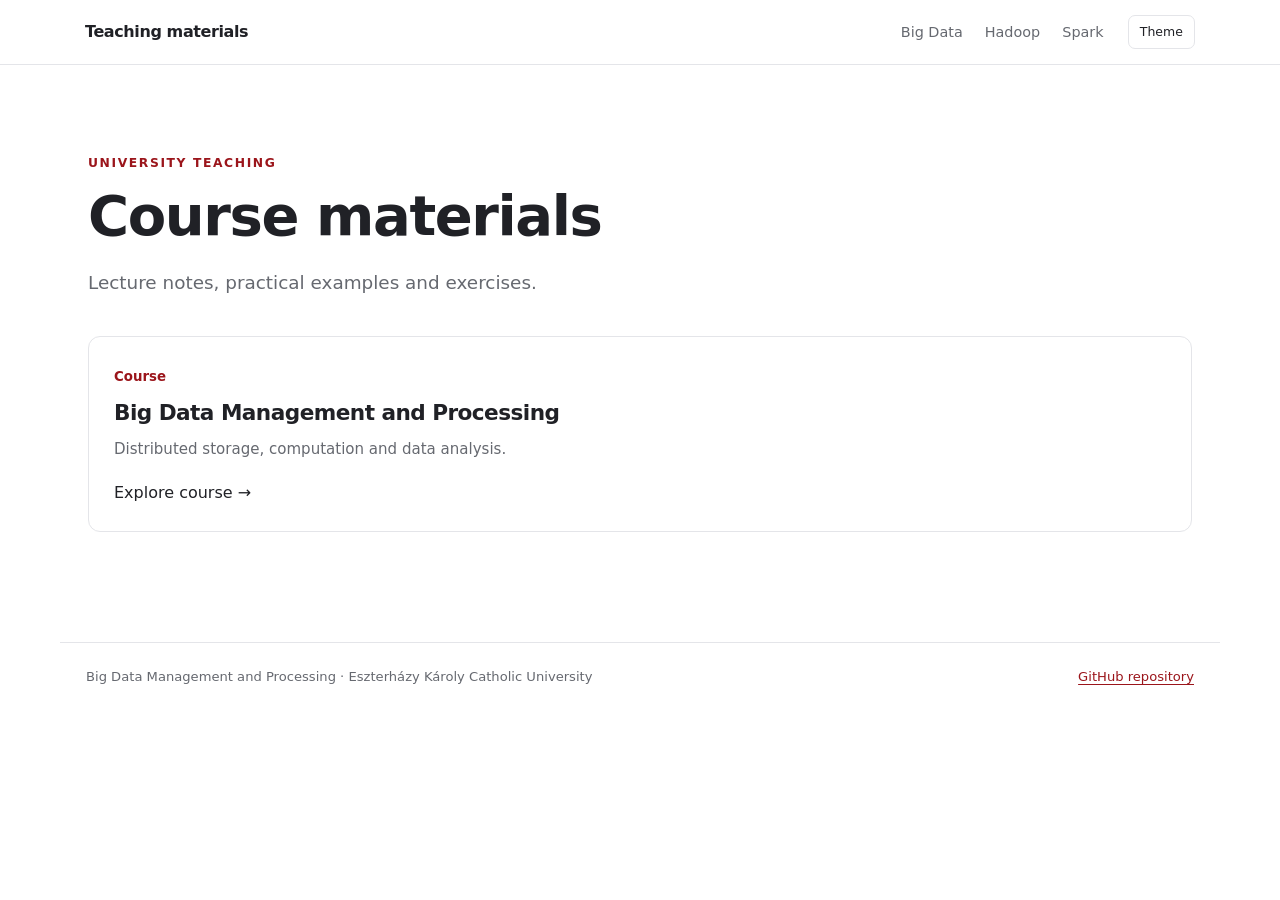
<file: index.html>
<!doctype html>
<html lang="en"><head><meta charset="utf-8"><meta name="viewport" content="width=device-width,initial-scale=1"><meta name="color-scheme" content="light dark"><meta name="description" content="Big Data Management and Processing – university teaching materials"><title>Teaching materials | Teaching materials</title><link rel="stylesheet" href="/assets/site.css"><script src="/assets/site.js" defer></script></head><body><header class="top"><div class="top-inner"><a href="/" class="brand">Teaching materials</a><nav aria-label="Main navigation"><a href="/bigdata/" >Big Data</a><a href="/bigdata/hadoop/" >Hadoop</a><a href="/bigdata/spark/" >Spark</a></nav><button class="theme" id="theme" type="button" aria-label="Toggle colour theme">Theme</button></div></header><main class="landing"><div class="eyebrow">University teaching</div><h1>Course materials</h1><p class="lead">Lecture notes, practical examples and exercises.</p><div class="tiles"><a class="tile" href="/bigdata/"><small>Course</small><h2>Big Data Management and Processing</h2><p>Distributed storage, computation and data analysis.</p><span>Explore course →</span></a></div></main><footer class="footer"><div>Big Data Management and Processing · Eszterházy Károly Catholic University</div><a href="https://github.com/kadamQ/kadamQ.github.io">GitHub repository</a></footer></body></html>
</file>
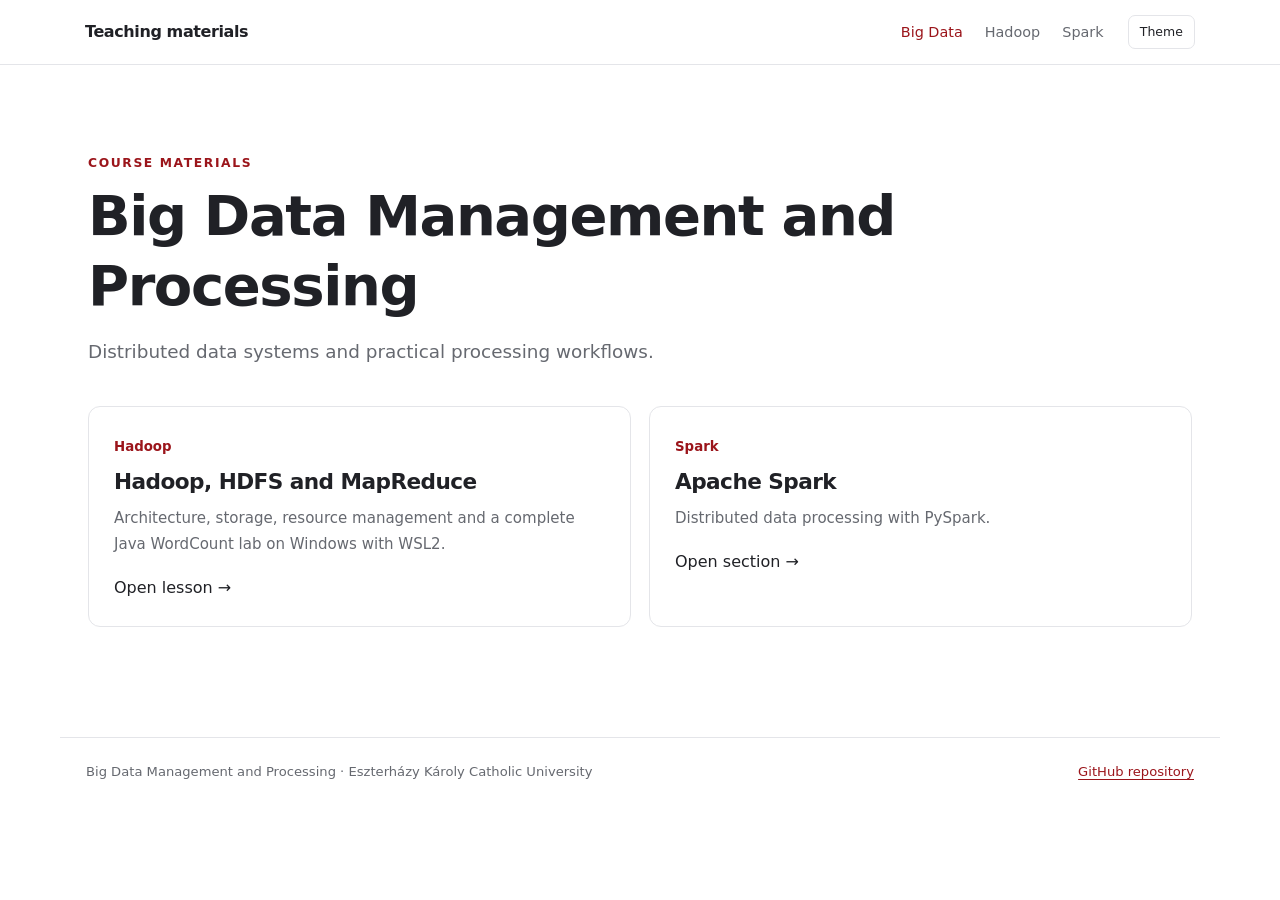
<file: bigdata/index.html>
<!doctype html>
<html lang="en"><head><meta charset="utf-8"><meta name="viewport" content="width=device-width,initial-scale=1"><meta name="color-scheme" content="light dark"><meta name="description" content="Big Data Management and Processing – university teaching materials"><title>Big Data Management and Processing | Teaching materials</title><link rel="stylesheet" href="/assets/site.css"><script src="/assets/site.js" defer></script></head><body><header class="top"><div class="top-inner"><a href="/" class="brand">Teaching materials</a><nav aria-label="Main navigation"><a href="/bigdata/" aria-current="page">Big Data</a><a href="/bigdata/hadoop/" >Hadoop</a><a href="/bigdata/spark/" >Spark</a></nav><button class="theme" id="theme" type="button" aria-label="Toggle colour theme">Theme</button></div></header><main class="landing"><div class="eyebrow">Course materials</div><h1>Big Data Management and Processing</h1><p class="lead">Distributed data systems and practical processing workflows.</p><div class="tiles"><a class="tile" href="/bigdata/hadoop/"><small>Hadoop</small><h2>Hadoop, HDFS and MapReduce</h2><p>Architecture, storage, resource management and a complete Java WordCount lab on Windows with WSL2.</p><span>Open lesson →</span></a><a class="tile" href="/bigdata/spark/"><small>Spark</small><h2>Apache Spark</h2><p>Distributed data processing with PySpark.</p><span>Open section →</span></a></div></main><footer class="footer"><div>Big Data Management and Processing · Eszterházy Károly Catholic University</div><a href="https://github.com/kadamQ/kadamQ.github.io">GitHub repository</a></footer></body></html>
</file>
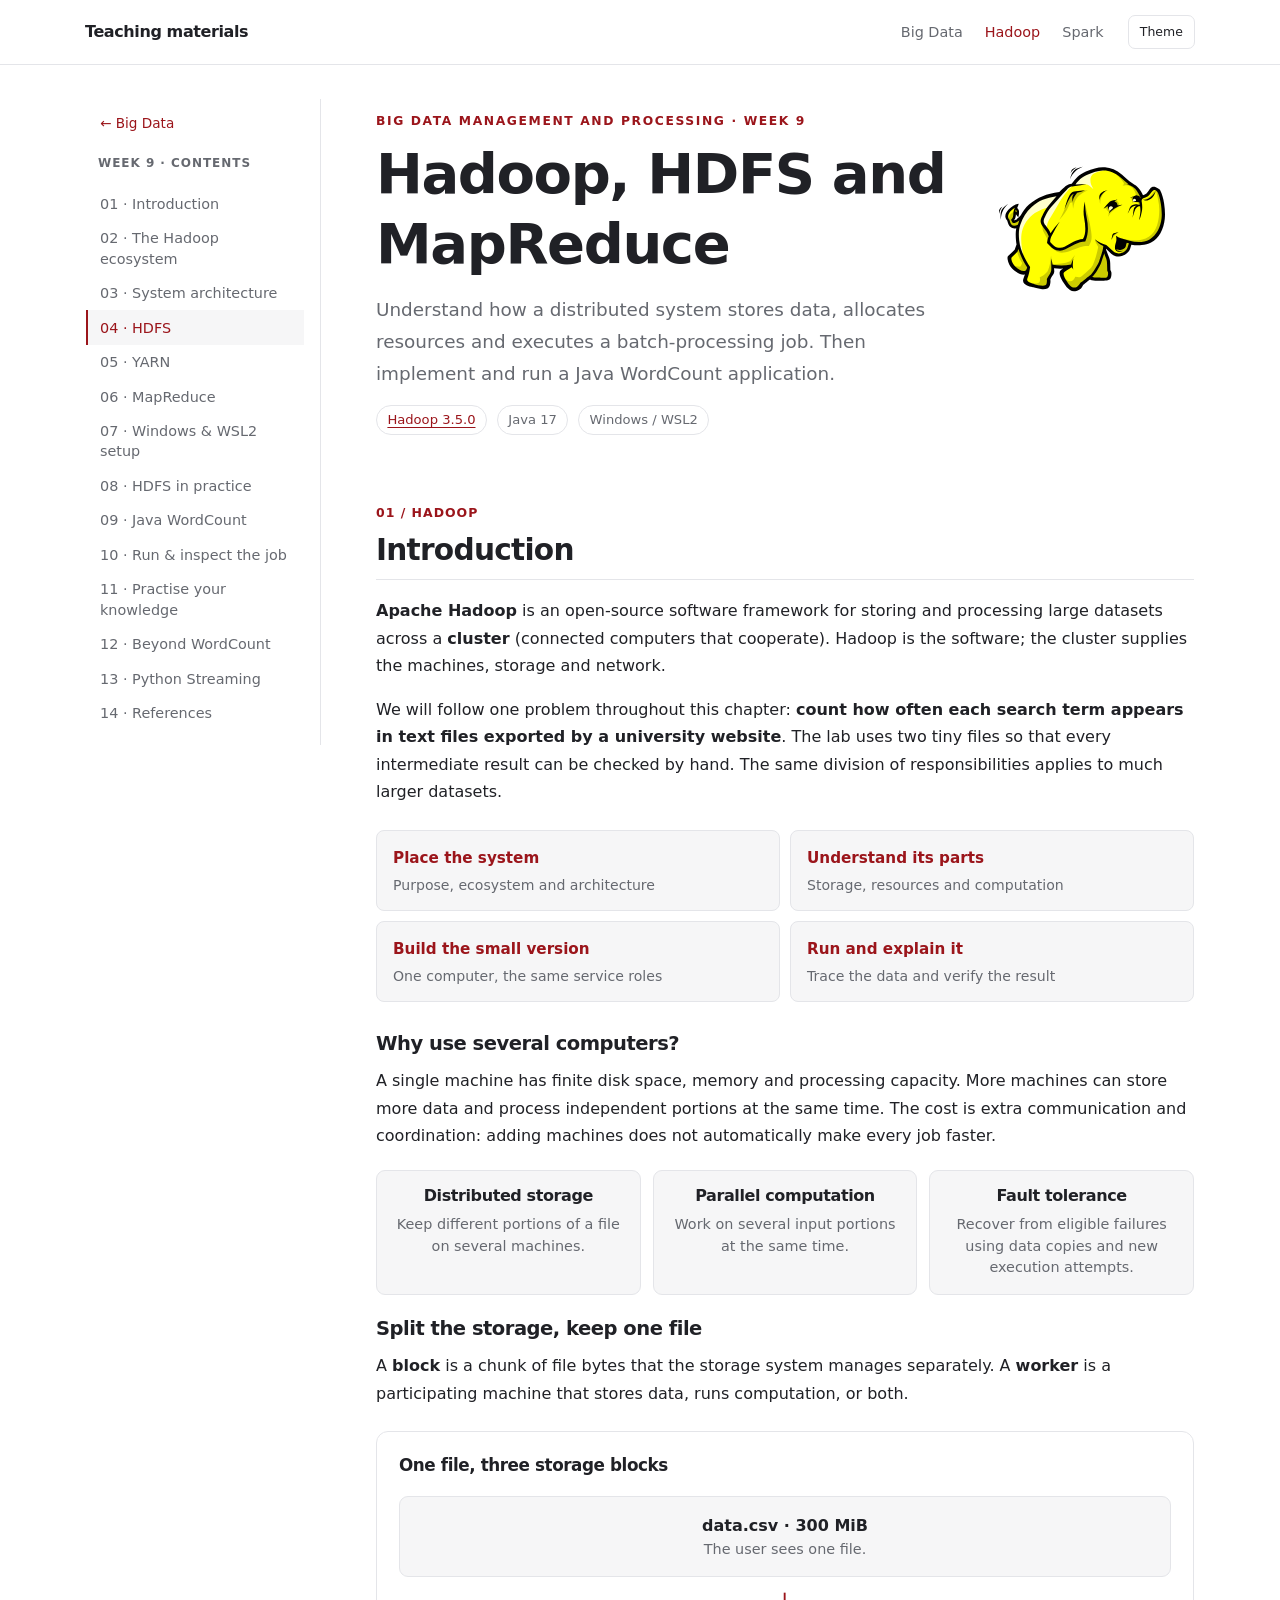
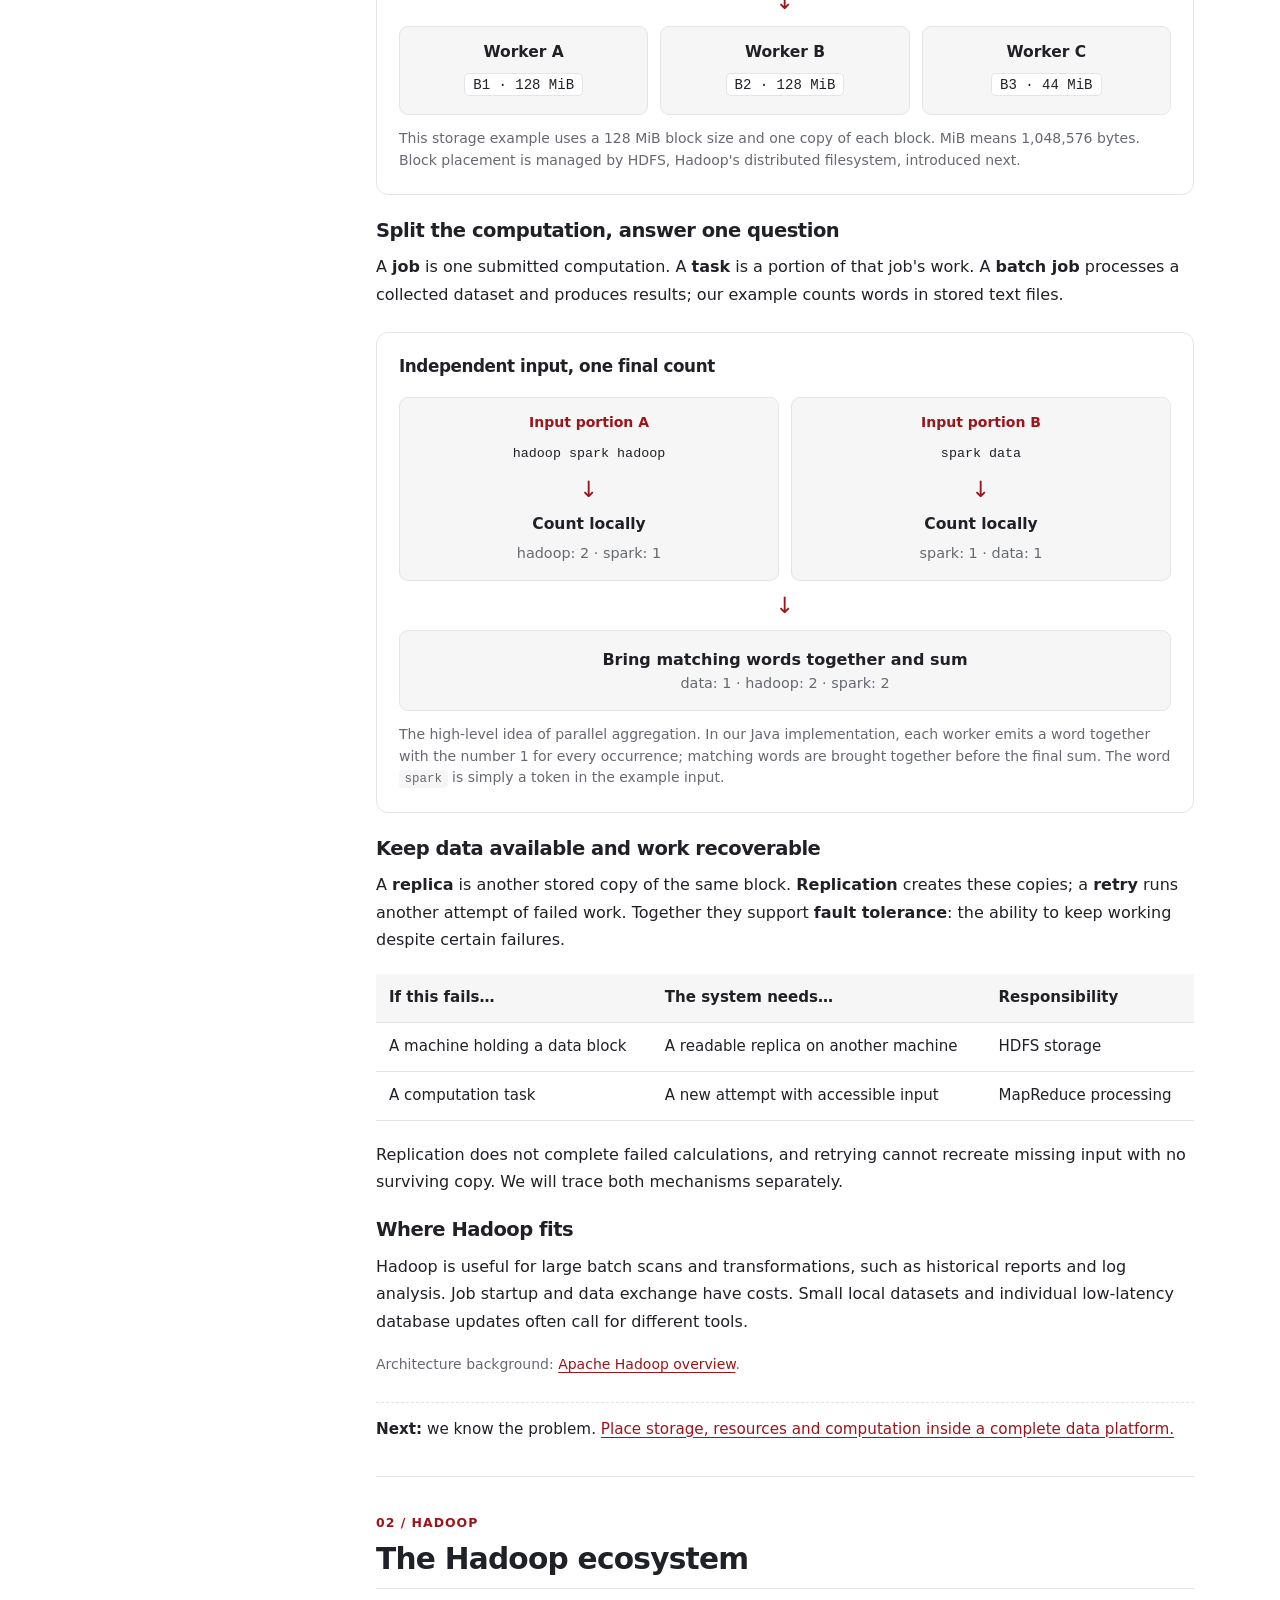
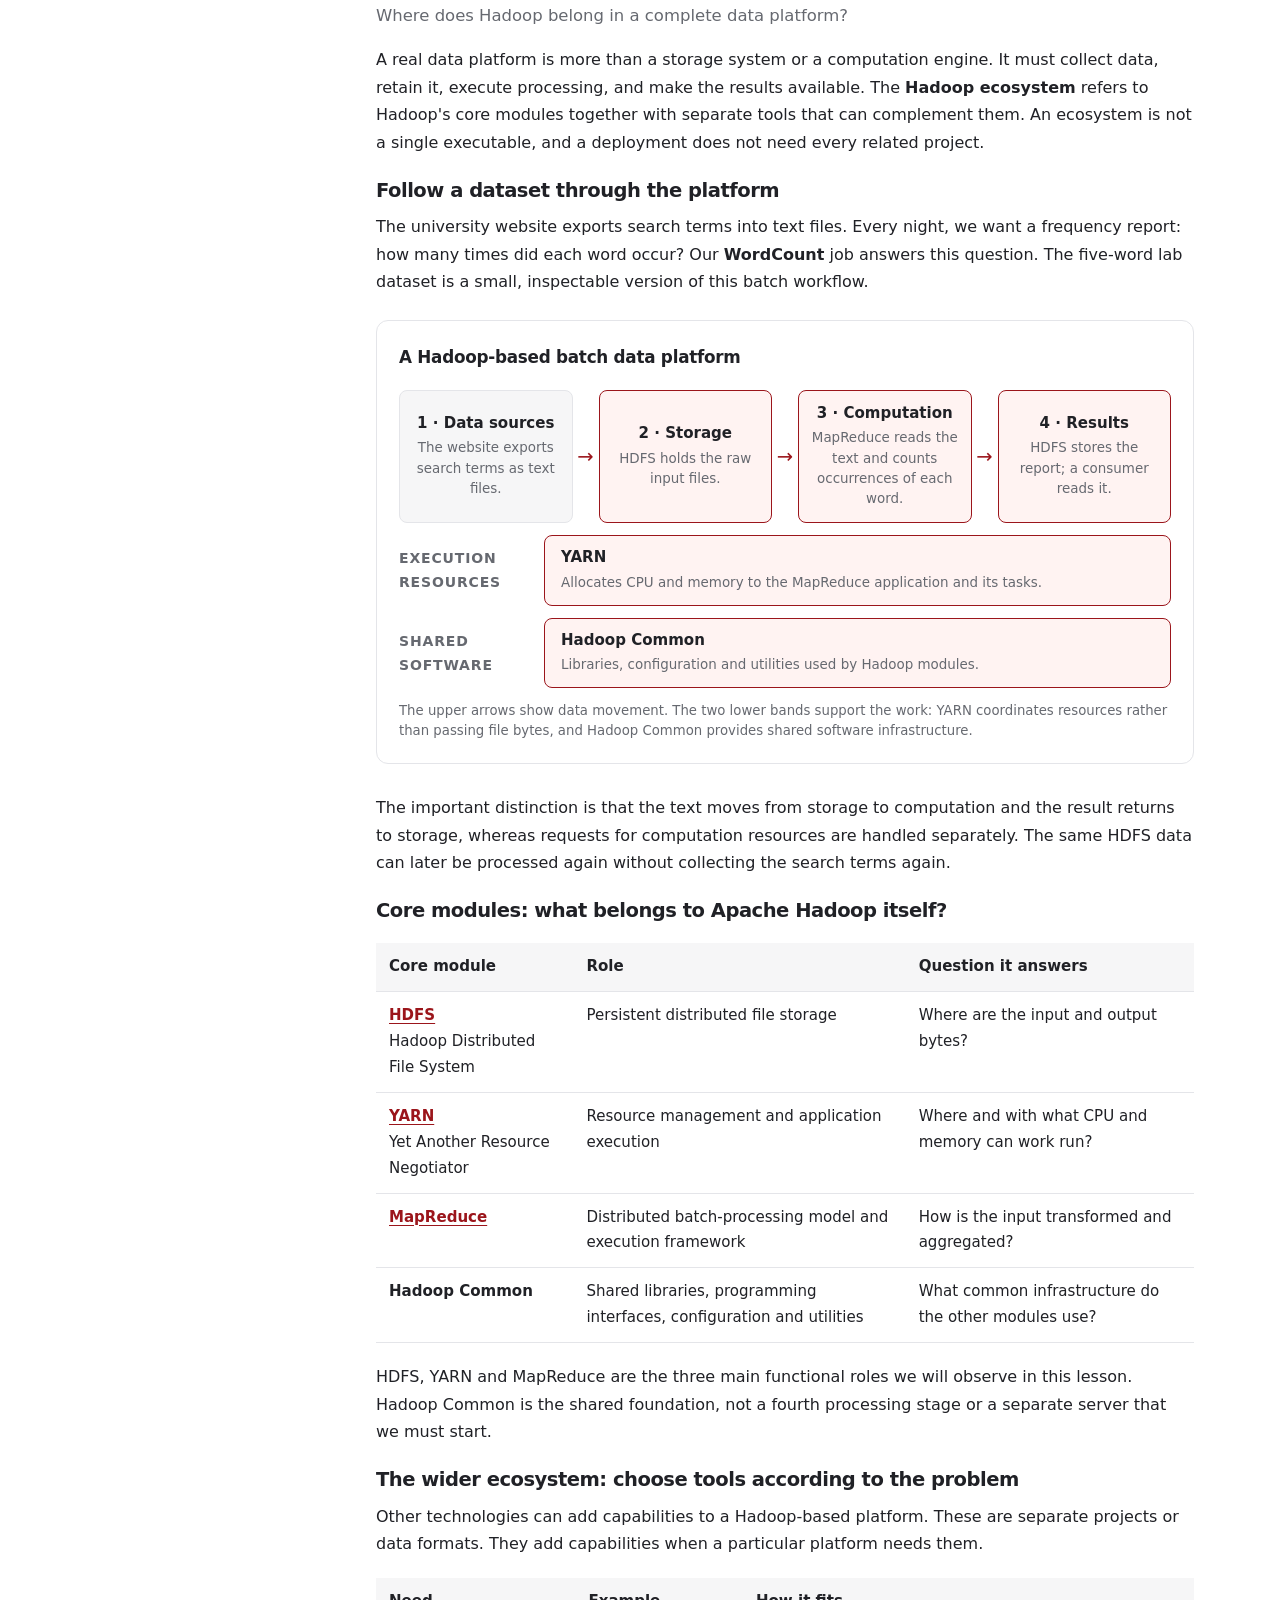
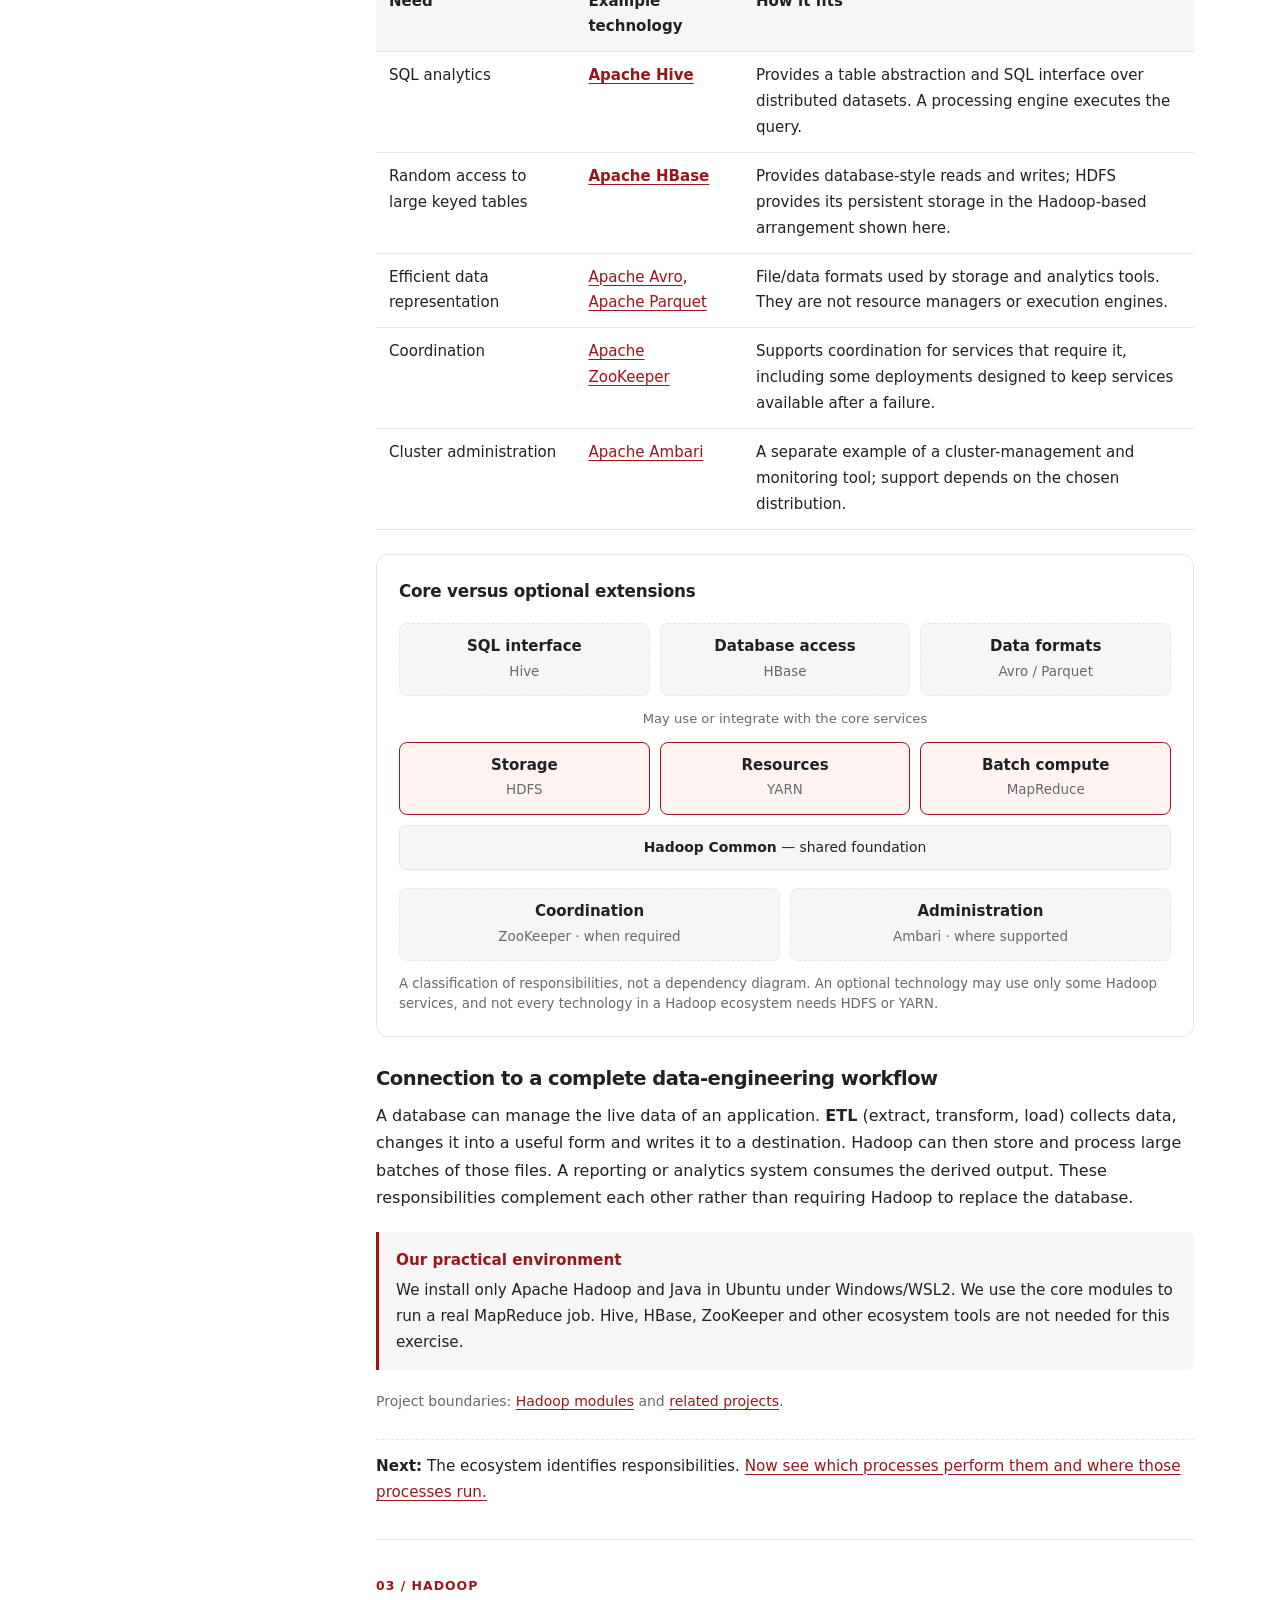
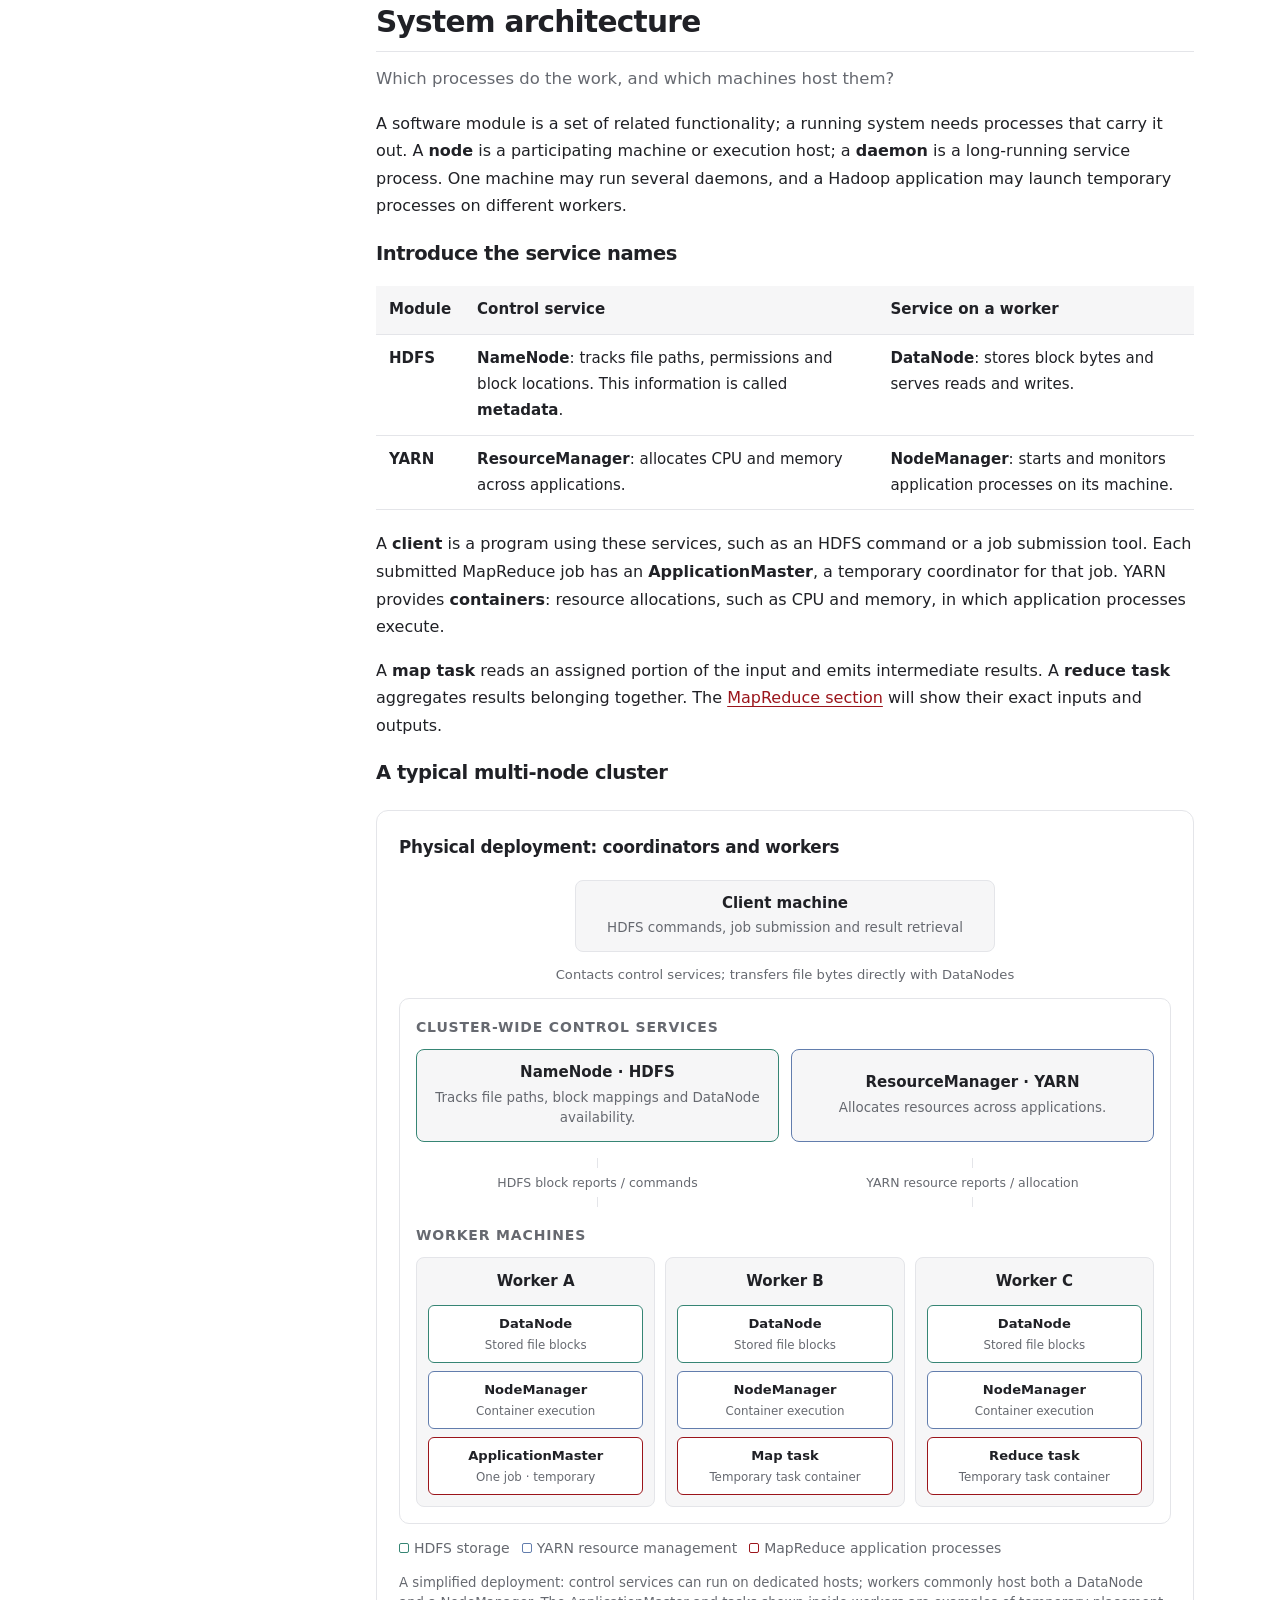
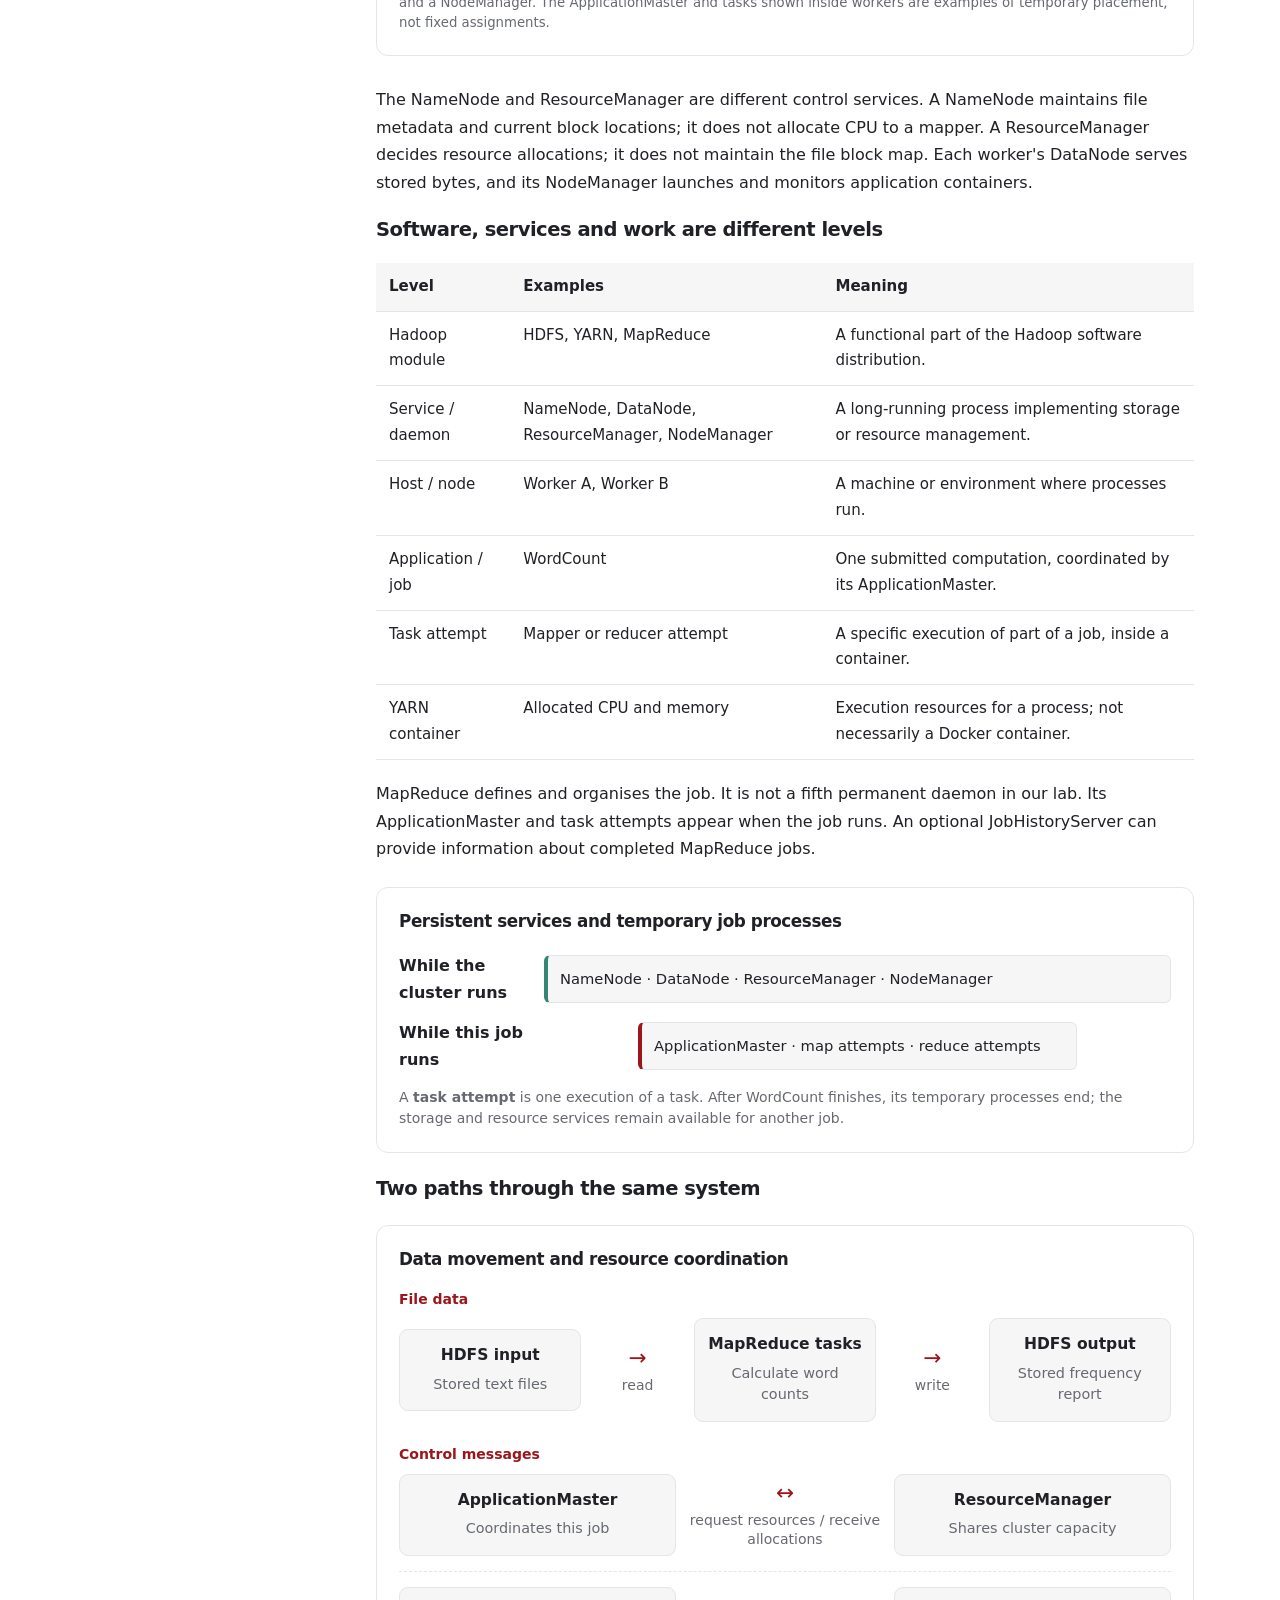
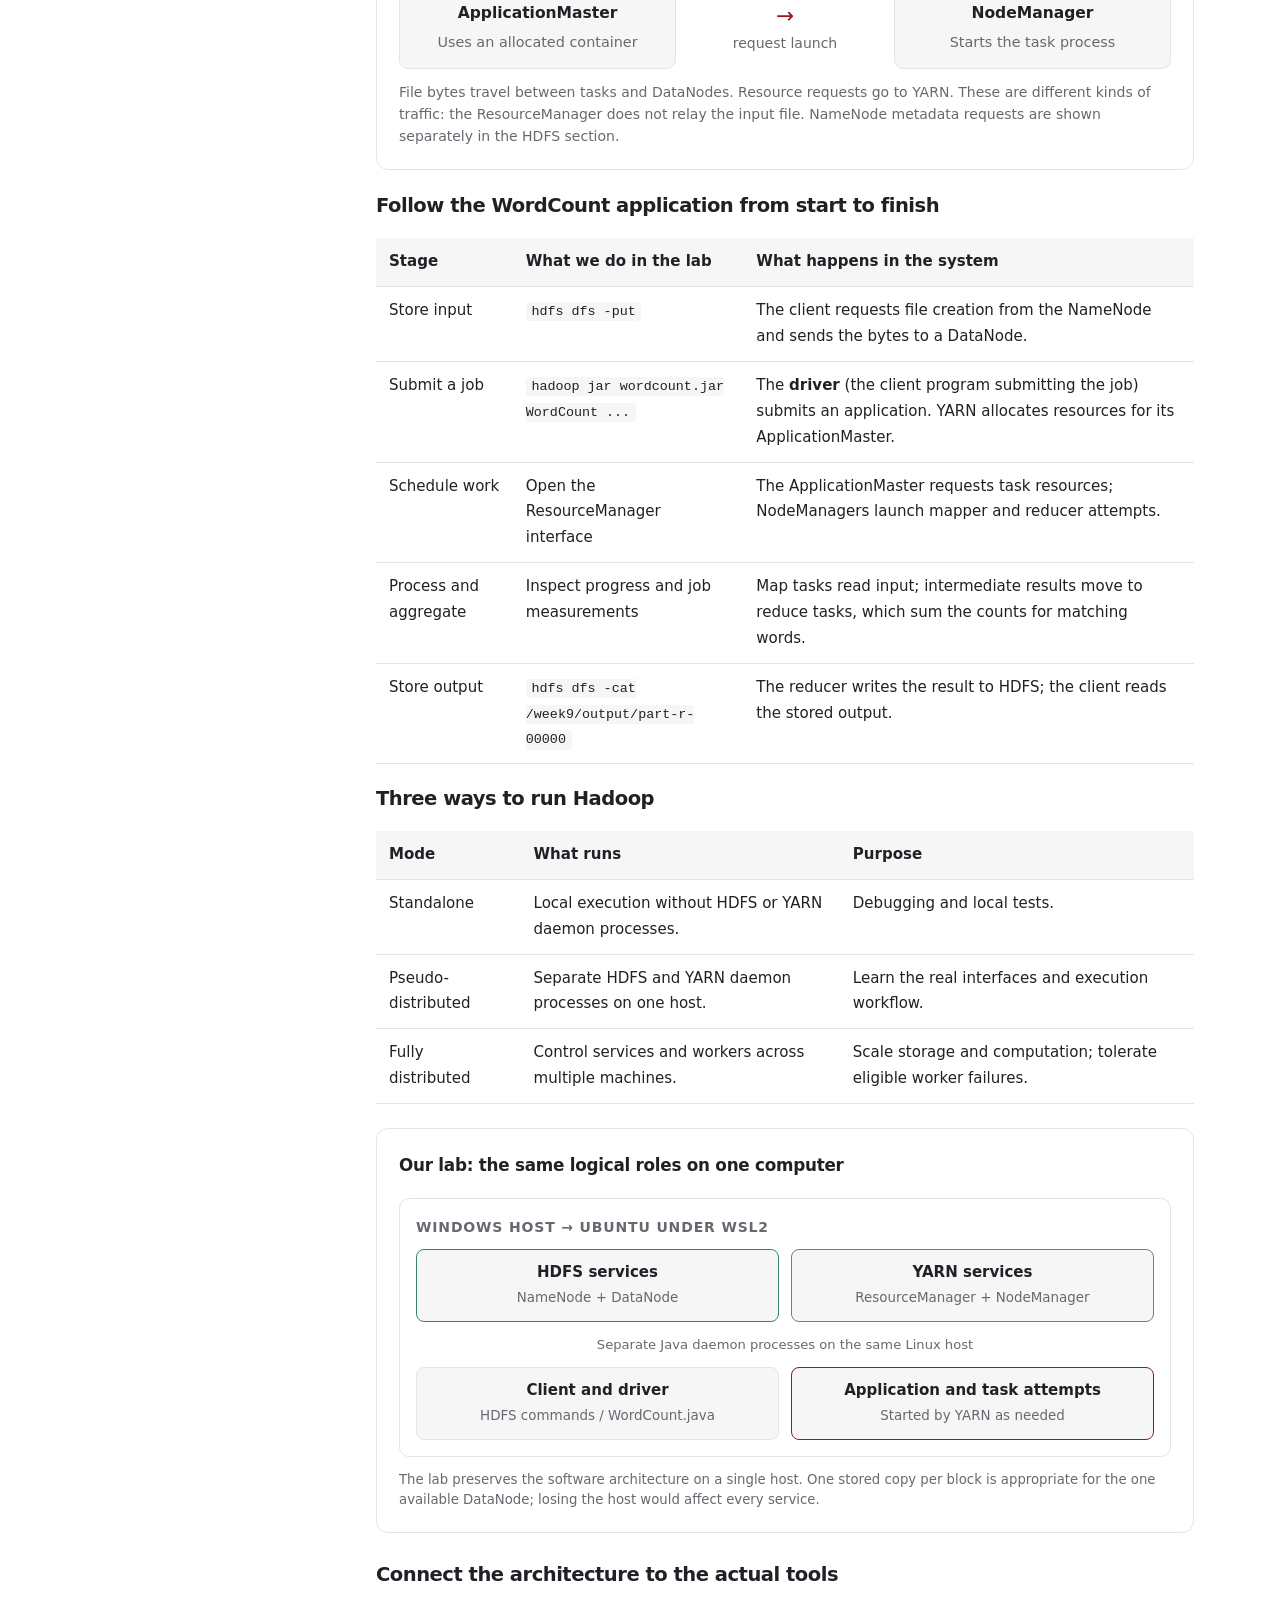
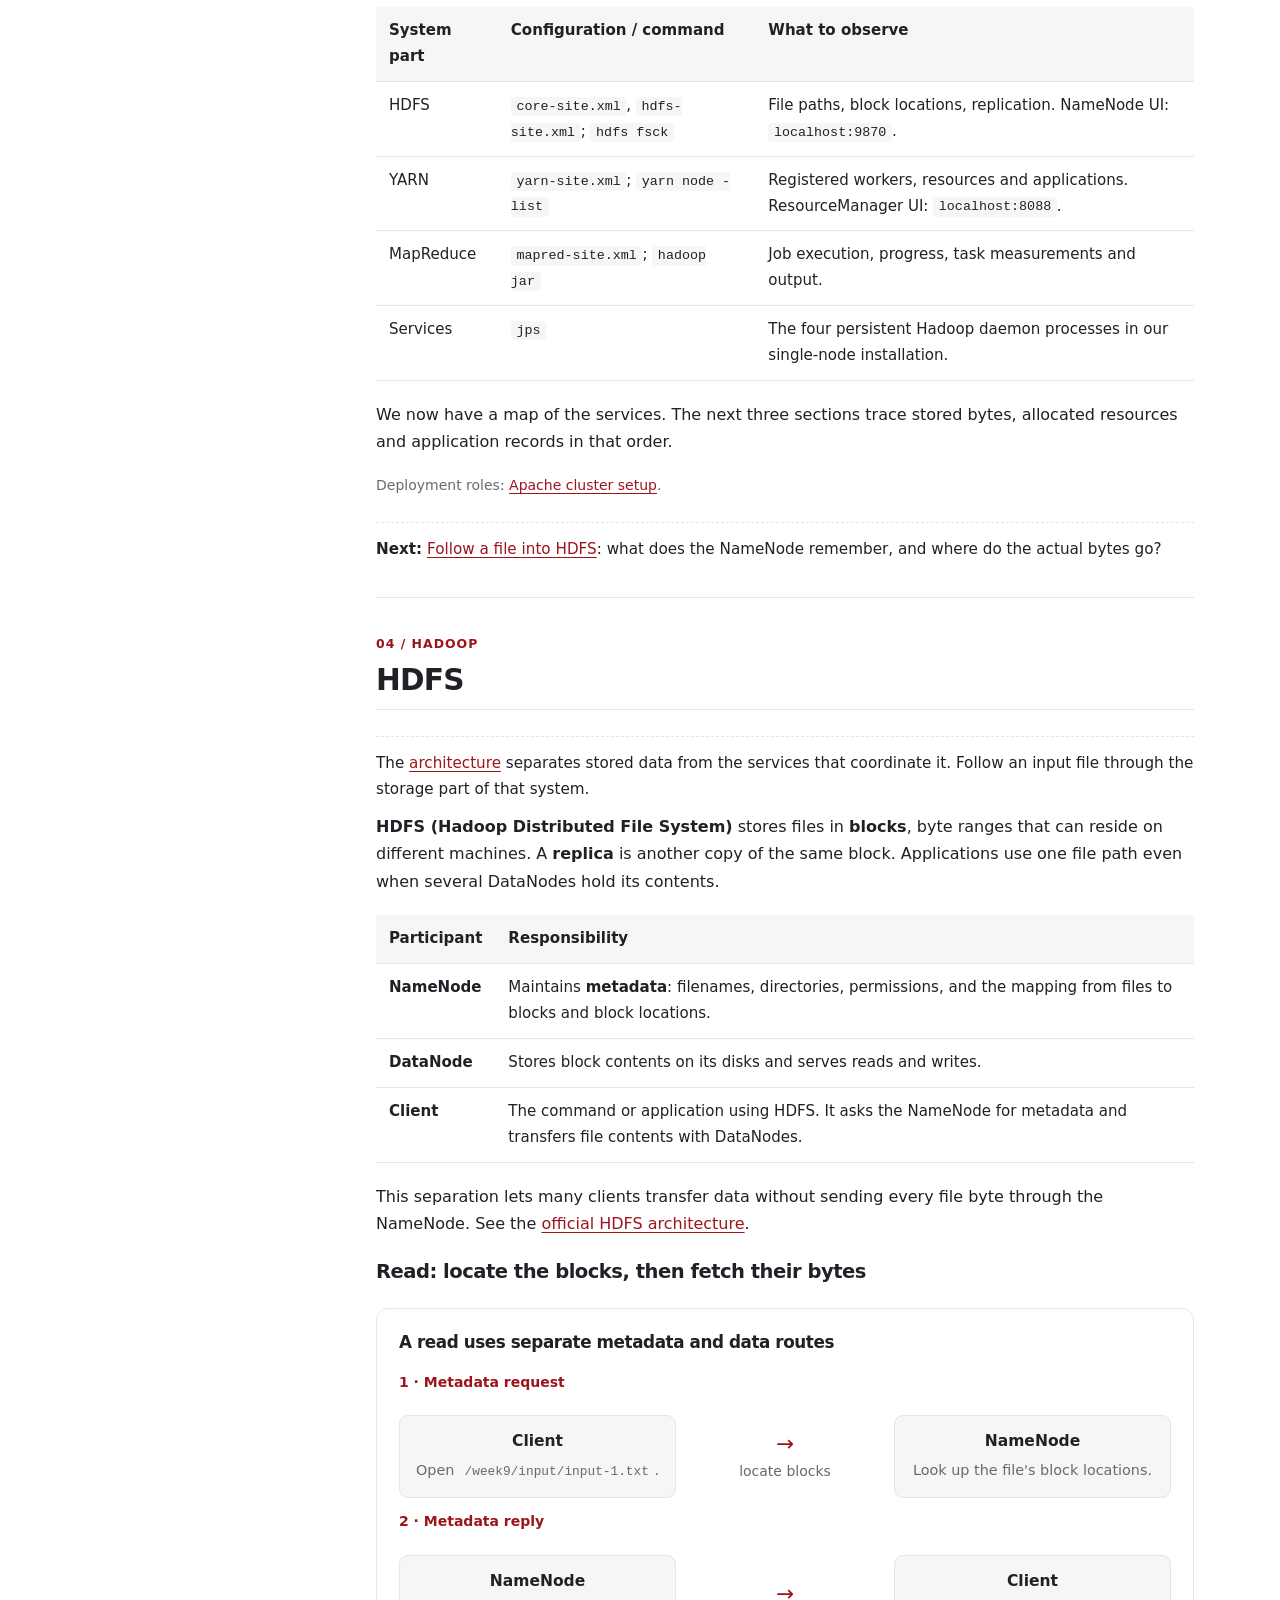
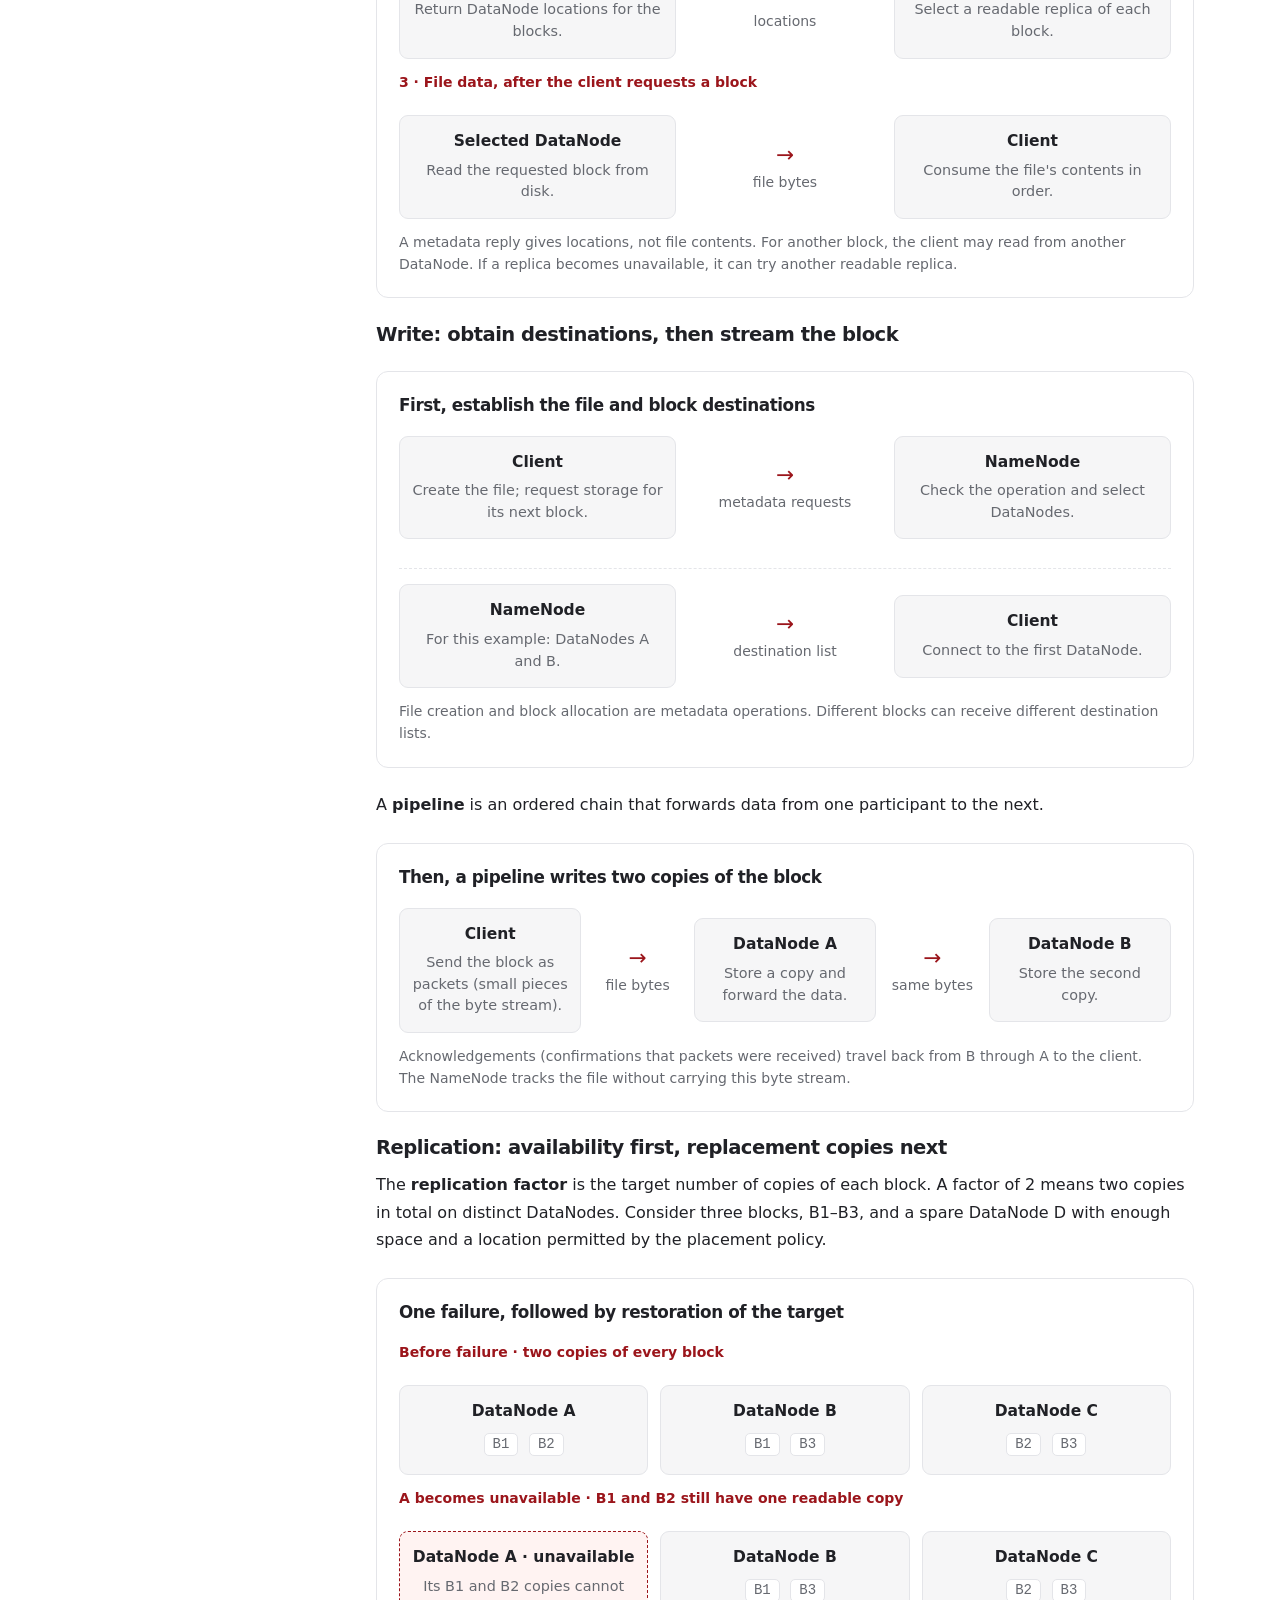
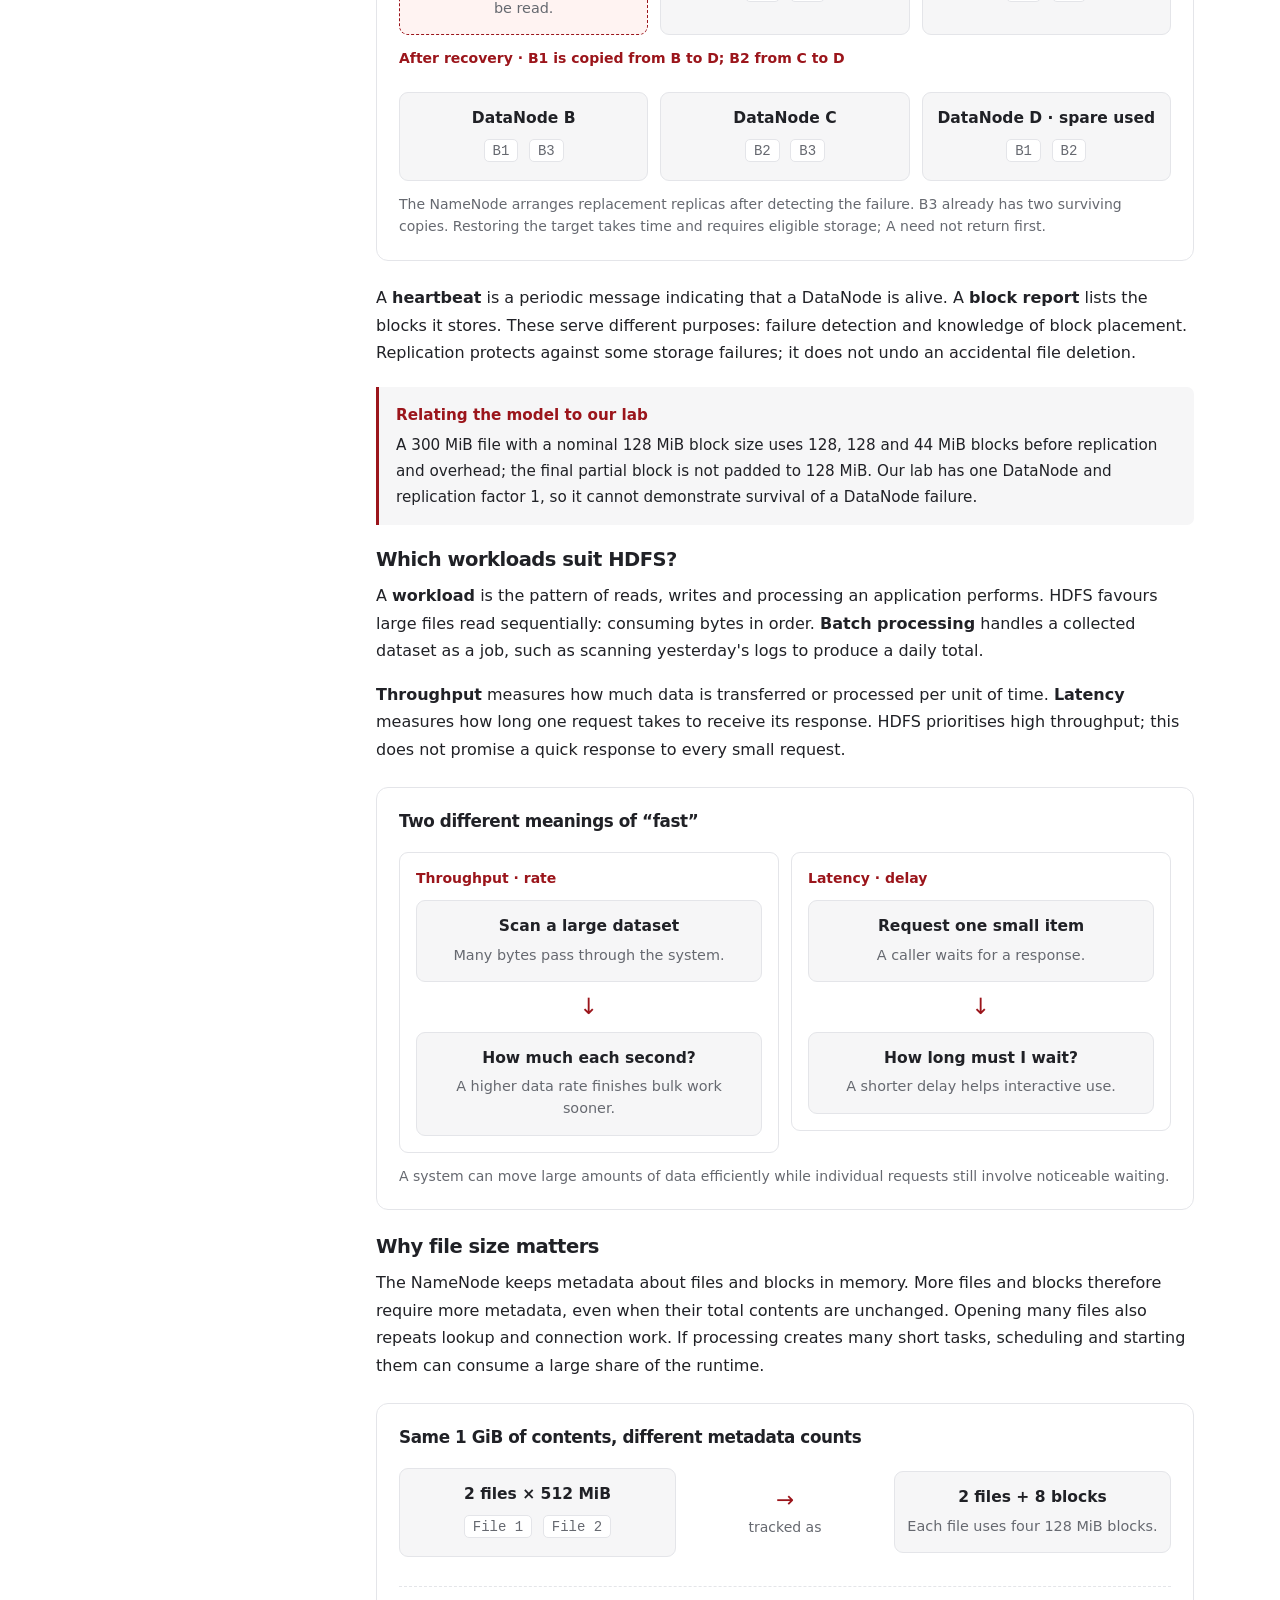
<file: bigdata/hadoop/index.html>
<!doctype html>
<html lang="en"><head><meta charset="utf-8"><meta name="viewport" content="width=device-width,initial-scale=1"><meta name="color-scheme" content="light dark"><meta name="description" content="Learn Hadoop as a complete system: visual explanations of HDFS, YARN and MapReduce, followed by Java WordCount and optional Python aggregation labs on Windows and WSL2."><title>Hadoop, HDFS and MapReduce | Teaching materials</title><link rel="stylesheet" href="/assets/site.css"><link rel="stylesheet" href="/assets/hadoop-lesson.css"><script src="/assets/site.js" defer></script></head><body><header class="top"><div class="top-inner"><a href="/" class="brand">Teaching materials</a><nav aria-label="Main navigation"><a href="/bigdata/" >Big Data</a><a href="/bigdata/hadoop/" aria-current="page">Hadoop</a><a href="/bigdata/spark/" >Spark</a></nav><button class="theme" id="theme" type="button" aria-label="Toggle colour theme">Theme</button></div></header><div class="layout"><aside class="sidebar" aria-label="Lesson navigation"><a class="back" href="/bigdata/">← Big Data</a><div class="label">Week 9 · Contents</div><a href="#intro">01 · Introduction</a><a href="#ecosystem">02 · The Hadoop ecosystem</a><a href="#architecture">03 · System architecture</a><a href="#hdfs">04 · HDFS</a><a href="#yarn">05 · YARN</a><a href="#mapreduce">06 · MapReduce</a><a href="#setup">07 · Windows &amp; WSL2 setup</a><a href="#hdfs-lab">08 · HDFS in practice</a><a href="#java">09 · Java WordCount</a><a href="#run">10 · Run &amp; inspect the job</a><a href="#practice">11 · Practise your knowledge</a><a href="#aggregation">12 · Beyond WordCount</a><a href="#streaming">13 · Python Streaming</a><a href="#references">14 · References</a></aside><main class="lesson"><div class="hero"><div><div class="eyebrow">Big Data Management and Processing · Week 9</div><h1>Hadoop, HDFS and MapReduce</h1><p class="lead">Understand how a distributed system stores data, allocates resources and executes a batch-processing job. Then implement and run a Java WordCount application.</p><div class="meta"><span><a href="https://hadoop.apache.org/releases">Hadoop 3.5.0</a></span><span>Java 17</span><span>Windows / WSL2</span></div></div><img src="/assets/hadoop-elephant.svg" alt="Apache Hadoop elephant mascot" width="128" height="128"></div><section class="section" id="intro"><div class="section-index">01 / HADOOP</div><h2>Introduction</h2>
<p><strong>Apache Hadoop</strong> is an open-source software framework for storing and processing large datasets across a <strong>cluster</strong> (connected computers that cooperate). Hadoop is the software; the cluster supplies the machines, storage and network.</p>
<p>We will follow one problem throughout this chapter: <strong>count how often each search term appears in text files exported by a university website</strong>. The lab uses two tiny files so that every intermediate result can be checked by hand. The same division of responsibilities applies to much larger datasets.</p>
<nav class="edu-route" aria-label="Learning route">
  <a href="#ecosystem"><strong>Place the system</strong><span>Purpose, ecosystem and architecture</span></a>
  <a href="#hdfs"><strong>Understand its parts</strong><span>Storage, resources and computation</span></a>
  <a href="#setup"><strong>Build the small version</strong><span>One computer, the same service roles</span></a>
  <a href="#run"><strong>Run and explain it</strong><span>Trace the data and verify the result</span></a>
</nav>
<h3>Why use several computers?</h3>
<p>A single machine has finite disk space, memory and processing capacity. More machines can store more data and process independent portions at the same time. The cost is extra communication and coordination: adding machines does not automatically make every job faster.</p>
<div class="cards"><div class="mini"><h3>Distributed storage</h3><p>Keep different portions of a file on several machines.</p></div><div class="mini"><h3>Parallel computation</h3><p>Work on several input portions at the same time.</p></div><div class="mini"><h3>Fault tolerance</h3><p>Recover from eligible failures using data copies and new execution attempts.</p></div></div>
<h3>Split the storage, keep one file</h3>
<p>A <strong>block</strong> is a chunk of file bytes that the storage system manages separately. A <strong>worker</strong> is a participating machine that stores data, runs computation, or both.</p>
<figure class="diagram edu-figure"><h4 class="edu-title">One file, three storage blocks</h4>
<div class="node"><strong>data.csv · 300 MiB</strong><p>The user sees one file.</p></div>
<div class="edu-down" aria-hidden="true">↓</div>
<div class="edu-grid three"><div class="edu-card"><strong>Worker A</strong><span class="chip">B1 · 128 MiB</span></div><div class="edu-card"><strong>Worker B</strong><span class="chip">B2 · 128 MiB</span></div><div class="edu-card"><strong>Worker C</strong><span class="chip">B3 · 44 MiB</span></div></div>
<figcaption>This storage example uses a 128 MiB block size and one copy of each block. MiB means 1,048,576 bytes. Block placement is managed by HDFS, Hadoop's distributed filesystem, introduced next.</figcaption></figure>
<h3>Split the computation, answer one question</h3>
<p>A <strong>job</strong> is one submitted computation. A <strong>task</strong> is a portion of that job's work. A <strong>batch job</strong> processes a collected dataset and produces results; our example counts words in stored text files.</p>
<figure class="diagram edu-figure"><h4 class="edu-title">Independent input, one final count</h4>
<div class="edu-grid"><div class="edu-card"><span class="edu-stage">Input portion A</span><code>hadoop spark hadoop</code><div class="edu-down" aria-hidden="true">↓</div><strong>Count locally</strong><p>hadoop: 2 · spark: 1</p></div><div class="edu-card"><span class="edu-stage">Input portion B</span><code>spark data</code><div class="edu-down" aria-hidden="true">↓</div><strong>Count locally</strong><p>spark: 1 · data: 1</p></div></div>
<div class="edu-down" aria-hidden="true">↓</div><div class="node"><strong>Bring matching words together and sum</strong><p>data: 1 · hadoop: 2 · spark: 2</p></div>
<figcaption>The high-level idea of parallel aggregation. In our Java implementation, each worker emits a word together with the number 1 for every occurrence; matching words are brought together before the final sum. The word <code>spark</code> is simply a token in the example input.</figcaption></figure>
<h3>Keep data available and work recoverable</h3>
<p>A <strong>replica</strong> is another stored copy of the same block. <strong>Replication</strong> creates these copies; a <strong>retry</strong> runs another attempt of failed work. Together they support <strong>fault tolerance</strong>: the ability to keep working despite certain failures.</p>
<div class="table-wrap"><table><thead><tr><th>If this fails…</th><th>The system needs…</th><th>Responsibility</th></tr></thead><tbody><tr><td>A machine holding a data block</td><td>A readable replica on another machine</td><td>HDFS storage</td></tr><tr><td>A computation task</td><td>A new attempt with accessible input</td><td>MapReduce processing</td></tr></tbody></table></div>
<p>Replication does not complete failed calculations, and retrying cannot recreate missing input with no surviving copy. We will trace both mechanisms separately.</p>
<h3>Where Hadoop fits</h3>
<p>Hadoop is useful for large batch scans and transformations, such as historical reports and log analysis. Job startup and data exchange have costs. Small local datasets and individual low-latency database updates often call for different tools.</p>
<p class="source-note">Architecture background: <a href="https://hadoop.apache.org/">Apache Hadoop overview</a>.</p>
<p class="chapter-bridge"><strong>Next:</strong> we know the problem. <a href="#ecosystem">Place storage, resources and computation inside a complete data platform.</a></p>
</section>
<section class="section" id="ecosystem"><div class="section-index">02 / HADOOP</div><h2>The Hadoop ecosystem</h2><p class="chapter-question">Where does Hadoop belong in a complete data platform?</p>
<p>A real data platform is more than a storage system or a computation engine. It must collect data, retain it, execute processing, and make the results available. The <strong>Hadoop ecosystem</strong> refers to Hadoop's core modules together with separate tools that can complement them. An ecosystem is not a single executable, and a deployment does not need every related project.</p>
<h3>Follow a dataset through the platform</h3><p>The university website exports search terms into text files. Every night, we want a frequency report: how many times did each word occur? Our <strong>WordCount</strong> job answers this question. The five-word lab dataset is a small, inspectable version of this batch workflow.</p>
<figure class="diagram system-figure"><div class="diagram-heading">A Hadoop-based batch data platform</div><div class="system-flow"><div class="system-card "><strong>1 · Data sources</strong><p>The website exports search terms as text files.</p></div><span class="system-arrow" aria-hidden="true">→</span><div class="system-card system-core"><strong>2 · Storage</strong><p>HDFS holds the raw input files.</p></div><span class="system-arrow" aria-hidden="true">→</span><div class="system-card system-core"><strong>3 · Computation</strong><p>MapReduce reads the text and counts occurrences of each word.</p></div><span class="system-arrow" aria-hidden="true">→</span><div class="system-card system-core"><strong>4 · Results</strong><p>HDFS stores the report; a consumer reads it.</p></div></div><div class="system-support"><div class="system-lane-label">Execution resources</div><div class="system-card system-core"><strong>YARN</strong><p>Allocates CPU and memory to the MapReduce application and its tasks.</p></div></div><div class="system-support"><div class="system-lane-label">Shared software</div><div class="system-card system-core"><strong>Hadoop Common</strong><p>Libraries, configuration and utilities used by Hadoop modules.</p></div></div><figcaption>The upper arrows show data movement. The two lower bands support the work: YARN coordinates resources rather than passing file bytes, and Hadoop Common provides shared software infrastructure.</figcaption></figure>
<p>The important distinction is that the text moves from storage to computation and the result returns to storage, whereas requests for computation resources are handled separately. The same HDFS data can later be processed again without collecting the search terms again.</p>
<h3>Core modules: what belongs to Apache Hadoop itself?</h3>
<div class="table-wrap"><table><thead><tr><th>Core module</th><th>Role</th><th>Question it answers</th></tr></thead><tbody><tr><td><a href='#hdfs'><strong>HDFS</strong></a><br>Hadoop Distributed File System</td><td>Persistent distributed file storage</td><td>Where are the input and output bytes?</td></tr><tr><td><a href='#yarn'><strong>YARN</strong></a><br>Yet Another Resource Negotiator</td><td>Resource management and application execution</td><td>Where and with what CPU and memory can work run?</td></tr><tr><td><a href='#mapreduce'><strong>MapReduce</strong></a></td><td>Distributed batch-processing model and execution framework</td><td>How is the input transformed and aggregated?</td></tr><tr><td><strong>Hadoop Common</strong></td><td>Shared libraries, programming interfaces, configuration and utilities</td><td>What common infrastructure do the other modules use?</td></tr></tbody></table></div>
<p>HDFS, YARN and MapReduce are the three main functional roles we will observe in this lesson. Hadoop Common is the shared foundation, not a fourth processing stage or a separate server that we must start.</p>
<h3>The wider ecosystem: choose tools according to the problem</h3><p>Other technologies can add capabilities to a Hadoop-based platform. These are separate projects or data formats. They add capabilities when a particular platform needs them.</p>
<div class="table-wrap"><table><thead><tr><th>Need</th><th>Example technology</th><th>How it fits</th></tr></thead><tbody><tr><td>SQL analytics</td><td><a href='https://hive.apache.org/'><strong>Apache Hive</strong></a></td><td>Provides a table abstraction and SQL interface over distributed datasets. A processing engine executes the query.</td></tr><tr><td>Random access to large keyed tables</td><td><a href='https://hbase.apache.org/'><strong>Apache HBase</strong></a></td><td>Provides database-style reads and writes; HDFS provides its persistent storage in the Hadoop-based arrangement shown here.</td></tr><tr><td>Efficient data representation</td><td><a href='https://avro.apache.org/'>Apache Avro</a>, <a href='https://parquet.apache.org/'>Apache Parquet</a></td><td>File/data formats used by storage and analytics tools. They are not resource managers or execution engines.</td></tr><tr><td>Coordination</td><td><a href='https://zookeeper.apache.org/'>Apache ZooKeeper</a></td><td>Supports coordination for services that require it, including some deployments designed to keep services available after a failure.</td></tr><tr><td>Cluster administration</td><td><a href='https://ambari.apache.org/'>Apache Ambari</a></td><td>A separate example of a cluster-management and monitoring tool; support depends on the chosen distribution.</td></tr></tbody></table></div>
<figure class="diagram system-figure"><div class="diagram-heading">Core versus optional extensions</div><div class="system-optional-grid"><div class="system-card system-optional"><strong>SQL interface</strong><p>Hive</p></div><div class="system-card system-optional"><strong>Database access</strong><p>HBase</p></div><div class="system-card system-optional"><strong>Data formats</strong><p>Avro / Parquet</p></div></div><div class="system-caption-line">May use or integrate with the core services</div><div class="system-optional-grid"><div class="system-card system-core"><strong>Storage</strong><p>HDFS</p></div><div class="system-card system-core"><strong>Resources</strong><p>YARN</p></div><div class="system-card system-core"><strong>Batch compute</strong><p>MapReduce</p></div></div><div class="system-foundation"><b>Hadoop Common</b> — shared foundation</div><div class="system-optional-grid"><div class="system-card system-optional"><strong>Coordination</strong><p>ZooKeeper · when required</p></div><div class="system-card system-optional"><strong>Administration</strong><p>Ambari · where supported</p></div></div><figcaption>A classification of responsibilities, not a dependency diagram. An optional technology may use only some Hadoop services, and not every technology in a Hadoop ecosystem needs HDFS or YARN.</figcaption></figure>
<h3>Connection to a complete data-engineering workflow</h3><p>A database can manage the live data of an application. <strong>ETL</strong> (extract, transform, load) collects data, changes it into a useful form and writes it to a destination. Hadoop can then store and process large batches of those files. A reporting or analytics system consumes the derived output. These responsibilities complement each other rather than requiring Hadoop to replace the database.</p>
<aside class="note"><strong>Our practical environment</strong><div>We install only Apache Hadoop and Java in Ubuntu under Windows/WSL2. We use the core modules to run a real MapReduce job. Hive, HBase, ZooKeeper and other ecosystem tools are not needed for this exercise.</div></aside>
<p class="source-note">Project boundaries: <a href="https://hadoop.apache.org/modules.html">Hadoop modules</a> and <a href="https://hadoop.apache.org/related.html">related projects</a>.</p><p class="chapter-bridge"><strong>Next:</strong> The ecosystem identifies responsibilities. <a href="#architecture">Now see which processes perform them and where those processes run.</a></p>
</section><section class="section" id="architecture"><div class="section-index">03 / HADOOP</div><h2>System architecture</h2><p class="chapter-question">Which processes do the work, and which machines host them?</p>
<p>A software module is a set of related functionality; a running system needs processes that carry it out. A <strong>node</strong> is a participating machine or execution host; a <strong>daemon</strong> is a long-running service process. One machine may run several daemons, and a Hadoop application may launch temporary processes on different workers.</p>
<h3>Introduce the service names</h3>
<div class="table-wrap"><table class="edu-table"><thead><tr><th>Module</th><th>Control service</th><th>Service on a worker</th></tr></thead><tbody>
<tr><td>HDFS</td><td><strong>NameNode</strong>: tracks file paths, permissions and block locations. This information is called <strong>metadata</strong>.</td><td><strong>DataNode</strong>: stores block bytes and serves reads and writes.</td></tr>
<tr><td>YARN</td><td><strong>ResourceManager</strong>: allocates CPU and memory across applications.</td><td><strong>NodeManager</strong>: starts and monitors application processes on its machine.</td></tr></tbody></table></div>
<p>A <strong>client</strong> is a program using these services, such as an HDFS command or a job submission tool. Each submitted MapReduce job has an <strong>ApplicationMaster</strong>, a temporary coordinator for that job. YARN provides <strong>containers</strong>: resource allocations, such as CPU and memory, in which application processes execute.</p>
<p>A <strong>map task</strong> reads an assigned portion of the input and emits intermediate results. A <strong>reduce task</strong> aggregates results belonging together. The <a href="#mapreduce">MapReduce section</a> will show their exact inputs and outputs.</p><h3>A typical multi-node cluster</h3>
<figure class="diagram system-figure"><div class="diagram-heading">Physical deployment: coordinators and workers</div><div class="system-client"><div class="system-card "><strong>Client machine</strong><p>HDFS commands, job submission and result retrieval</p></div></div><div class="system-caption-line">Contacts control services; transfers file bytes directly with DataNodes</div><div class="system-cluster"><div class="system-lane-label">Cluster-wide control services</div><div class="system-two"><div class="system-card system-storage"><strong>NameNode · HDFS</strong><p>Tracks file paths, block mappings and DataNode availability.</p></div><div class="system-card system-resource"><strong>ResourceManager · YARN</strong><p>Allocates resources across applications.</p></div></div><div class="system-control-connector"><div>HDFS block reports / commands</div><div>YARN resource reports / allocation</div></div><div class="system-lane-label">Worker machines</div><div class="system-workers"><div class="system-worker"><strong>Worker A</strong><div class="worker-service storage"><b>DataNode</b><small>Stored file blocks</small></div><div class="worker-service resource"><b>NodeManager</b><small>Container execution</small></div><div class="worker-service compute"><b>ApplicationMaster</b><small>One job · temporary</small></div></div><div class="system-worker"><strong>Worker B</strong><div class="worker-service storage"><b>DataNode</b><small>Stored file blocks</small></div><div class="worker-service resource"><b>NodeManager</b><small>Container execution</small></div><div class="worker-service compute"><b>Map task</b><small>Temporary task container</small></div></div><div class="system-worker"><strong>Worker C</strong><div class="worker-service storage"><b>DataNode</b><small>Stored file blocks</small></div><div class="worker-service resource"><b>NodeManager</b><small>Container execution</small></div><div class="worker-service compute"><b>Reduce task</b><small>Temporary task container</small></div></div></div></div><div class="system-key"><span class="key-storage">HDFS storage</span><span class="key-resource">YARN resource management</span><span class="key-compute">MapReduce application processes</span></div><figcaption>A simplified deployment: control services can run on dedicated hosts; workers commonly host both a DataNode and a NodeManager. The ApplicationMaster and tasks shown inside workers are examples of temporary placement, not fixed assignments.</figcaption></figure>
<p>The NameNode and ResourceManager are different control services. A NameNode maintains file metadata and current block locations; it does not allocate CPU to a mapper. A ResourceManager decides resource allocations; it does not maintain the file block map. Each worker's DataNode serves stored bytes, and its NodeManager launches and monitors application containers.</p>
<h3>Software, services and work are different levels</h3>
<div class="table-wrap"><table><thead><tr><th>Level</th><th>Examples</th><th>Meaning</th></tr></thead><tbody><tr><td>Hadoop module</td><td>HDFS, YARN, MapReduce</td><td>A functional part of the Hadoop software distribution.</td></tr><tr><td>Service / daemon</td><td>NameNode, DataNode, ResourceManager, NodeManager</td><td>A long-running process implementing storage or resource management.</td></tr><tr><td>Host / node</td><td>Worker A, Worker B</td><td>A machine or environment where processes run.</td></tr><tr><td>Application / job</td><td>WordCount</td><td>One submitted computation, coordinated by its ApplicationMaster.</td></tr><tr><td>Task attempt</td><td>Mapper or reducer attempt</td><td>A specific execution of part of a job, inside a container.</td></tr><tr><td>YARN container</td><td>Allocated CPU and memory</td><td>Execution resources for a process; not necessarily a Docker container.</td></tr></tbody></table></div>
<p>MapReduce defines and organises the job. It is not a fifth permanent daemon in our lab. Its ApplicationMaster and task attempts appear when the job runs. An optional JobHistoryServer can provide information about completed MapReduce jobs.</p>
<figure class="diagram edu-figure"><h4 class="edu-title">Persistent services and temporary job processes</h4><div class="edu-lifetime"><div><strong>While the cluster runs</strong><div class="edu-bar">NameNode · DataNode · ResourceManager · NodeManager</div></div><div><strong>While this job runs</strong><div class="edu-bar temporary">ApplicationMaster · map attempts · reduce attempts</div></div></div><figcaption>A <strong>task attempt</strong> is one execution of a task. After WordCount finishes, its temporary processes end; the storage and resource services remain available for another job.</figcaption></figure><h3>Two paths through the same system</h3>
<figure class="diagram edu-figure"><h4 class="edu-title">Data movement and resource coordination</h4><div class="edu-stage">File data</div><div class="edu-flow"><div class="edu-card "><strong>HDFS input</strong><p>Stored text files</p></div><div class="edu-arrow"><span aria-hidden="true">→</span><small>read</small></div><div class="edu-card "><strong>MapReduce tasks</strong><p>Calculate word counts</p></div><div class="edu-arrow"><span aria-hidden="true">→</span><small>write</small></div><div class="edu-card "><strong>HDFS output</strong><p>Stored frequency report</p></div></div><div class="edu-stage system-space">Control messages</div><div class="edu-lane"><div class="edu-card "><strong>ApplicationMaster</strong><p>Coordinates this job</p></div><div class="edu-arrow"><span aria-hidden="true">↔</span><small>request resources / receive allocations</small></div><div class="edu-card "><strong>ResourceManager</strong><p>Shares cluster capacity</p></div></div><div class="edu-lane"><div class="edu-card "><strong>ApplicationMaster</strong><p>Uses an allocated container</p></div><div class="edu-arrow"><span aria-hidden="true">→</span><small>request launch</small></div><div class="edu-card "><strong>NodeManager</strong><p>Starts the task process</p></div></div><figcaption>File bytes travel between tasks and DataNodes. Resource requests go to YARN. These are different kinds of traffic: the ResourceManager does not relay the input file. NameNode metadata requests are shown separately in the HDFS section.</figcaption></figure>
<h3>Follow the WordCount application from start to finish</h3>
<div class="table-wrap"><table><thead><tr><th>Stage</th><th>What we do in the lab</th><th>What happens in the system</th></tr></thead><tbody><tr><td>Store input</td><td><code>hdfs dfs -put</code></td><td>The client requests file creation from the NameNode and sends the bytes to a DataNode.</td></tr><tr><td>Submit a job</td><td><code>hadoop jar wordcount.jar WordCount ...</code></td><td>The <strong>driver</strong> (the client program submitting the job) submits an application. YARN allocates resources for its ApplicationMaster.</td></tr><tr><td>Schedule work</td><td>Open the ResourceManager interface</td><td>The ApplicationMaster requests task resources; NodeManagers launch mapper and reducer attempts.</td></tr><tr><td>Process and aggregate</td><td>Inspect progress and job measurements</td><td>Map tasks read input; intermediate results move to reduce tasks, which sum the counts for matching words.</td></tr><tr><td>Store output</td><td><code>hdfs dfs -cat /week9/output/part-r-00000</code></td><td>The reducer writes the result to HDFS; the client reads the stored output.</td></tr></tbody></table></div>
<h3>Three ways to run Hadoop</h3>
<div class="table-wrap"><table><thead><tr><th>Mode</th><th>What runs</th><th>Purpose</th></tr></thead><tbody><tr><td>Standalone</td><td>Local execution without HDFS or YARN daemon processes.</td><td>Debugging and local tests.</td></tr><tr><td>Pseudo-distributed</td><td>Separate HDFS and YARN daemon processes on one host.</td><td>Learn the real interfaces and execution workflow.</td></tr><tr><td>Fully distributed</td><td>Control services and workers across multiple machines.</td><td>Scale storage and computation; tolerate eligible worker failures.</td></tr></tbody></table></div>
<figure class="diagram system-figure"><div class="diagram-heading">Our lab: the same logical roles on one computer</div><div class="system-cluster"><div class="system-lane-label">Windows host → Ubuntu under WSL2</div><div class="system-two"><div class="system-card system-storage"><strong>HDFS services</strong><p>NameNode + DataNode</p></div><div class="system-card system-resource"><strong>YARN services</strong><p>ResourceManager + NodeManager</p></div></div><div class="system-caption-line">Separate Java daemon processes on the same Linux host</div><div class="system-two"><div class="system-card "><strong>Client and driver</strong><p>HDFS commands / WordCount.java</p></div><div class="system-card system-compute"><strong>Application and task attempts</strong><p>Started by YARN as needed</p></div></div></div><figcaption>The lab preserves the software architecture on a single host. One stored copy per block is appropriate for the one available DataNode; losing the host would affect every service.</figcaption></figure>
<h3>Connect the architecture to the actual tools</h3>
<div class="table-wrap"><table><thead><tr><th>System part</th><th>Configuration / command</th><th>What to observe</th></tr></thead><tbody><tr><td>HDFS</td><td><code>core-site.xml</code>, <code>hdfs-site.xml</code>; <code>hdfs fsck</code></td><td>File paths, block locations, replication. NameNode UI: <code>localhost:9870</code>.</td></tr><tr><td>YARN</td><td><code>yarn-site.xml</code>; <code>yarn node -list</code></td><td>Registered workers, resources and applications. ResourceManager UI: <code>localhost:8088</code>.</td></tr><tr><td>MapReduce</td><td><code>mapred-site.xml</code>; <code>hadoop jar</code></td><td>Job execution, progress, task measurements and output.</td></tr><tr><td>Services</td><td><code>jps</code></td><td>The four persistent Hadoop daemon processes in our single-node installation.</td></tr></tbody></table></div>
<p>We now have a map of the services. The next three sections trace stored bytes, allocated resources and application records in that order.</p>
<p class="source-note">Deployment roles: <a href="https://hadoop.apache.org/docs/r3.5.0/hadoop-project-dist/hadoop-common/ClusterSetup.html">Apache cluster setup</a>.</p><p class="chapter-bridge"><strong>Next:</strong> <a href="#hdfs">Follow a file into HDFS</a>: what does the NameNode remember, and where do the actual bytes go?</p>
</section><section class="section" id="hdfs">
<div class="section-index">04 / HADOOP</div><h2>HDFS</h2>
<p class="chapter-bridge">The <a href="#architecture">architecture</a> separates stored data from the services that coordinate it. Follow an input file through the storage part of that system.</p>
<p><strong>HDFS (Hadoop Distributed File System)</strong> stores files in <strong>blocks</strong>, byte ranges that can reside on different machines. A <strong>replica</strong> is another copy of the same block. Applications use one file path even when several DataNodes hold its contents.</p>
<div class="table-wrap"><table><thead><tr><th>Participant</th><th>Responsibility</th></tr></thead><tbody>
<tr><td><strong>NameNode</strong></td><td>Maintains <strong>metadata</strong>: filenames, directories, permissions, and the mapping from files to blocks and block locations.</td></tr>
<tr><td><strong>DataNode</strong></td><td>Stores block contents on its disks and serves reads and writes.</td></tr>
<tr><td><strong>Client</strong></td><td>The command or application using HDFS. It asks the NameNode for metadata and transfers file contents with DataNodes.</td></tr>
</tbody></table></div>
<p>This separation lets many clients transfer data without sending every file byte through the NameNode. See the <a href="https://hadoop.apache.org/docs/r3.5.0/hadoop-project-dist/hadoop-hdfs/HdfsDesign.html#NameNode_and_DataNodes">official HDFS architecture</a>.</p>
<h3>Read: locate the blocks, then fetch their bytes</h3>
<figure class="diagram edu-figure"><h4 class="edu-title">A read uses separate metadata and data routes</h4><div class="edu-stack">
<div class="edu-stage">1 · Metadata request</div>
<div class="edu-lane"><div class="edu-card"><strong>Client</strong><p>Open <code>/week9/input/input-1.txt</code>.</p></div><div class="edu-arrow"><span aria-hidden="true">→</span><small>locate blocks</small></div><div class="edu-card"><strong>NameNode</strong><p>Look up the file's block locations.</p></div></div>
<div class="edu-stage">2 · Metadata reply</div>
<div class="edu-lane"><div class="edu-card"><strong>NameNode</strong><p>Return DataNode locations for the blocks.</p></div><div class="edu-arrow"><span aria-hidden="true">→</span><small>locations</small></div><div class="edu-card"><strong>Client</strong><p>Select a readable replica of each block.</p></div></div>
<div class="edu-stage">3 · File data, after the client requests a block</div>
<div class="edu-lane"><div class="edu-card"><strong>Selected DataNode</strong><p>Read the requested block from disk.</p></div><div class="edu-arrow"><span aria-hidden="true">→</span><small>file bytes</small></div><div class="edu-card"><strong>Client</strong><p>Consume the file's contents in order.</p></div></div>
</div><figcaption>A metadata reply gives locations, not file contents. For another block, the client may read from another DataNode. If a replica becomes unavailable, it can try another readable replica.</figcaption></figure>
<h3>Write: obtain destinations, then stream the block</h3>
<figure class="diagram edu-figure"><h4 class="edu-title">First, establish the file and block destinations</h4><div class="edu-stack">
<div class="edu-lane"><div class="edu-card"><strong>Client</strong><p>Create the file; request storage for its next block.</p></div><div class="edu-arrow"><span aria-hidden="true">→</span><small>metadata requests</small></div><div class="edu-card"><strong>NameNode</strong><p>Check the operation and select DataNodes.</p></div></div>
<div class="edu-lane"><div class="edu-card"><strong>NameNode</strong><p>For this example: DataNodes A and B.</p></div><div class="edu-arrow"><span aria-hidden="true">→</span><small>destination list</small></div><div class="edu-card"><strong>Client</strong><p>Connect to the first DataNode.</p></div></div>
</div><figcaption>File creation and block allocation are metadata operations. Different blocks can receive different destination lists.</figcaption></figure>
<p>A <strong>pipeline</strong> is an ordered chain that forwards data from one participant to the next.</p>
<figure class="diagram edu-figure"><h4 class="edu-title">Then, a pipeline writes two copies of the block</h4><div class="edu-flow">
<div class="edu-card"><strong>Client</strong><p>Send the block as packets (small pieces of the byte stream).</p></div><div class="edu-arrow"><span aria-hidden="true">→</span><small>file bytes</small></div>
<div class="edu-card"><strong>DataNode A</strong><p>Store a copy and forward the data.</p></div><div class="edu-arrow"><span aria-hidden="true">→</span><small>same bytes</small></div>
<div class="edu-card"><strong>DataNode B</strong><p>Store the second copy.</p></div>
</div><figcaption>Acknowledgements (confirmations that packets were received) travel back from B through A to the client. The NameNode tracks the file without carrying this byte stream.</figcaption></figure>
<h3>Replication: availability first, replacement copies next</h3>
<p>The <strong>replication factor</strong> is the target number of copies of each block. A factor of 2 means two copies in total on distinct DataNodes. Consider three blocks, B1–B3, and a spare DataNode D with enough space and a location permitted by the placement policy.</p>
<figure class="diagram edu-figure"><h4 class="edu-title">One failure, followed by restoration of the target</h4><div class="edu-stack">
<div class="edu-stage">Before failure · two copies of every block</div>
<div class="edu-grid three"><div class="edu-card"><strong>DataNode A</strong><p><span class="chip">B1</span> <span class="chip">B2</span></p></div><div class="edu-card"><strong>DataNode B</strong><p><span class="chip">B1</span> <span class="chip">B3</span></p></div><div class="edu-card"><strong>DataNode C</strong><p><span class="chip">B2</span> <span class="chip">B3</span></p></div></div>
<div class="edu-stage">A becomes unavailable · B1 and B2 still have one readable copy</div>
<div class="edu-grid three"><div class="edu-card edu-failed"><strong>DataNode A · unavailable</strong><p>Its B1 and B2 copies cannot be read.</p></div><div class="edu-card"><strong>DataNode B</strong><p><span class="chip">B1</span> <span class="chip">B3</span></p></div><div class="edu-card"><strong>DataNode C</strong><p><span class="chip">B2</span> <span class="chip">B3</span></p></div></div>
<div class="edu-stage">After recovery · B1 is copied from B to D; B2 from C to D</div>
<div class="edu-grid three"><div class="edu-card"><strong>DataNode B</strong><p><span class="chip">B1</span> <span class="chip">B3</span></p></div><div class="edu-card"><strong>DataNode C</strong><p><span class="chip">B2</span> <span class="chip">B3</span></p></div><div class="edu-card"><strong>DataNode D · spare used</strong><p><span class="chip">B1</span> <span class="chip">B2</span></p></div></div>
</div><figcaption>The NameNode arranges replacement replicas after detecting the failure. B3 already has two surviving copies. Restoring the target takes time and requires eligible storage; A need not return first.</figcaption></figure>
<p>A <strong>heartbeat</strong> is a periodic message indicating that a DataNode is alive. A <strong>block report</strong> lists the blocks it stores. These serve different purposes: failure detection and knowledge of block placement. Replication protects against some storage failures; it does not undo an accidental file deletion.</p>
<aside class="note"><strong>Relating the model to our lab</strong><div>A 300 MiB file with a nominal 128 MiB block size uses 128, 128 and 44 MiB blocks before replication and overhead; the final partial block is not padded to 128 MiB. Our lab has one DataNode and replication factor 1, so it cannot demonstrate survival of a DataNode failure.</div></aside>
<h3 id="hdfs-workload-fit">Which workloads suit HDFS?</h3>
<p>A <strong>workload</strong> is the pattern of reads, writes and processing an application performs. HDFS favours large files read sequentially: consuming bytes in order. <strong>Batch processing</strong> handles a collected dataset as a job, such as scanning yesterday's logs to produce a daily total.</p>
<p><strong>Throughput</strong> measures how much data is transferred or processed per unit of time. <strong>Latency</strong> measures how long one request takes to receive its response. HDFS prioritises high throughput; this does not promise a quick response to every small request.</p>
<figure class="diagram edu-figure">
<h4 class="edu-title">Two different meanings of “fast”</h4>
<div class="edu-grid">
<div><div class="edu-scope"><div class="edu-stage">Throughput · rate</div><div class="edu-card"><strong>Scan a large dataset</strong><p>Many bytes pass through the system.</p></div><div class="edu-down" aria-hidden="true">↓</div><div class="edu-card"><strong>How much each second?</strong><p>A higher data rate finishes bulk work sooner.</p></div></div></div>
<div><div class="edu-scope"><div class="edu-stage">Latency · delay</div><div class="edu-card"><strong>Request one small item</strong><p>A caller waits for a response.</p></div><div class="edu-down" aria-hidden="true">↓</div><div class="edu-card"><strong>How long must I wait?</strong><p>A shorter delay helps interactive use.</p></div></div></div>
</div>
<figcaption>A system can move large amounts of data efficiently while individual requests still involve noticeable waiting.</figcaption>
</figure>

<h3>Why file size matters</h3>
<p>The NameNode keeps metadata about files and blocks in memory. More files and blocks therefore require more metadata, even when their total contents are unchanged. Opening many files also repeats lookup and connection work. If processing creates many short tasks, scheduling and starting them can consume a large share of the runtime.</p>
<figure class="diagram edu-figure">
<h4 class="edu-title">Same 1 GiB of contents, different metadata counts</h4>
<div class="edu-stack">
<div class="edu-lane"><div class="edu-card"><strong>2 files × 512 MiB</strong><p><span class="chip">File 1</span> <span class="chip">File 2</span></p></div><div class="edu-arrow"><span aria-hidden="true">→</span><small>tracked as</small></div><div class="edu-card"><strong>2 files + 8 blocks</strong><p>Each file uses four 128 MiB blocks.</p></div></div>
<div class="edu-lane"><div class="edu-card"><strong>1,024 files × 1 MiB</strong><p><span class="chip">File 1</span> <span class="chip">File 2</span> <span class="chip">…</span> <span class="chip">File 1,024</span></p></div><div class="edu-arrow"><span aria-hidden="true">→</span><small>tracked as</small></div><div class="edu-card"><strong>1,024 files + 1,024 blocks</strong><p>Each file has one partial block.</p></div></div>
</div>
<figcaption>Assume ordinary writes with a 128 MiB block size; 1 GiB = 1,024 MiB. Counts exclude replicas. A 1 MiB file stores 1 MiB of contents, without padding to 128 MiB; metadata and other storage overhead still exist.</figcaption>
</figure>
<p>Grouping related records into larger files can reduce these costs. Task count also depends on how the processing framework divides its input; a file count alone does not determine it.</p>

<h3>Changing a file: the end matters</h3>
<p>For the replicated files used here, <strong>append</strong> adds bytes at the end; <strong>truncate</strong> shortens a closed file by removing bytes from its end. HDFS permits these operations, but does not support arbitrary <strong>in-place updates</strong>: replacing existing bytes at a chosen position.</p>
<figure class="diagram edu-figure">
<h4 class="edu-title">Three changes to the same starting bytes</h4>
<div class="edu-grid three">
<div class="edu-card"><strong>Append D · supported</strong><code>ABC</code><div class="edu-down" aria-hidden="true">↓</div><code>ABCD</code><p>Keep existing bytes; extend the end.</p></div>
<div class="edu-card"><strong>Truncate · supported</strong><code>ABC</code><div class="edu-down" aria-hidden="true">↓</div><code>AB</code><p>Keep the beginning; remove the tail.</p></div>
<div class="edu-card"><strong>Replace B · unsupported in place</strong><code>ABC</code><div class="edu-down" aria-hidden="true">↓</div><code>AXC</code><p>This change requires another approach.</p></div>
</div>
<figcaption>Letters represent bytes. To revise records in the middle, an application can write a replacement file.</figcaption>
</figure>

<div class="table-wrap"><table class="edu-table"><thead><tr><th>Workload</th><th>HDFS fit</th><th>Reason</th></tr></thead><tbody>
<tr><td>Daily scans of large log files</td><td>Good</td><td>Long sequential reads suit bulk throughput.</td></tr>
<tr><td>Millions of tiny standalone files</td><td>Less suitable</td><td>Metadata and repeated file access add overhead.</td></tr>
<tr><td>Interactive record lookups</td><td>Less suitable directly</td><td>Low response latency is the main requirement.</td></tr>
<tr><td>Frequent changes to existing records</td><td>Less suitable directly</td><td>Arbitrary in-place updates are unavailable.</td></tr>
</tbody></table></div>
<details><summary>Predict: will doubling the DataNodes remove the tiny-file problem?</summary><p>No. It adds storage capacity, but does not reduce the existing file and block metadata or the repeated work of opening those files. Organising the same records into fewer files addresses those costs more directly.</p></details>
<p class="source-note">Design trade-offs: <a href="https://hadoop.apache.org/docs/r3.5.0/hadoop-project-dist/hadoop-hdfs/HdfsDesign.html#Assumptions_and_Goals">Apache HDFS architecture</a>; file operations: <a href="https://hadoop.apache.org/docs/r3.5.0/hadoop-project-dist/hadoop-common/filesystem/filesystem.html">filesystem specification</a>; processing overhead: <a href="https://hadoop.apache.org/docs/r3.5.0/hadoop-mapreduce-client/hadoop-mapreduce-client-core/MapReduceTutorial.html#How_Many_Maps.3F">MapReduce task sizing</a>.</p>
<p class="chapter-bridge">HDFS now supplies readable input. <a href="#yarn">YARN</a> provides resources to process it; later, <a href="#hdfs-lab">HDFS in practice</a> lets you inspect files, blocks and their locations.</p>
</section>
<section class="section" id="yarn">
<div class="section-index">05 / HADOOP</div><h2>YARN</h2>
<p class="chapter-bridge"><a href="#hdfs">HDFS</a> answers where the input bytes live. The next question is where the processing can run and how much CPU and memory it can use.</p>
<p><strong>YARN (Yet Another Resource Negotiator)</strong> manages cluster resources and application execution. An <strong>application</strong> is a submitted computation; in this lesson it is one MapReduce job. A <strong>task</strong> is a piece of that job, and a <strong>task attempt</strong> is one execution of the task.</p>
<div class="table-wrap"><table><thead><tr><th>Component</th><th>Scope and responsibility</th></tr></thead><tbody>
<tr><td><strong>ResourceManager (RM)</strong></td><td>Cluster-wide service that allocates resources across applications.</td></tr>
<tr><td><strong>NodeManager (NM)</strong></td><td>Service on a worker that launches and monitors containers and reports resource use.</td></tr>
<tr><td><strong>ApplicationMaster (AM)</strong></td><td>Coordinator for one application. The MapReduce AM requests resources, tracks tasks and handles task recovery.</td></tr>
<tr><td><strong>Container</strong></td><td>An allocation of resources, such as memory and CPU, on a worker, used to run an application process. It need not be a Docker container.</td></tr>
</tbody></table></div>
<p>The distinction between cluster resource allocation and application coordination is described in the <a href="https://hadoop.apache.org/docs/r3.5.0/hadoop-yarn/hadoop-yarn-site/YARN.html">official YARN architecture</a>.</p>
<h3>Start the coordinator, negotiate resources, launch work</h3>
<figure class="diagram edu-figure"><h4 class="edu-title">Submission starts an ApplicationMaster</h4><div class="edu-flow">
<div class="edu-card"><strong>Client</strong><p>Submit the application and its launch information.</p></div><div class="edu-arrow"><span aria-hidden="true">→</span><small>submission</small></div>
<div class="edu-card"><strong>ResourceManager</strong><p>Arrange the first container for the AM.</p></div><div class="edu-arrow"><span aria-hidden="true">→</span><small>AM launch</small></div>
<div class="edu-card"><strong>Selected NodeManager</strong><p>Start the AM process in that container.</p></div>
</div><figcaption>The AM runs on a worker. It is created for this application rather than being a permanently assigned cluster daemon.</figcaption></figure>
<figure class="diagram edu-figure"><h4 class="edu-title">The AM negotiates with the ResourceManager</h4><div class="edu-stack">
<div class="edu-lane"><div class="edu-card"><strong>ApplicationMaster</strong><p>Request containers with memory, CPU and preferred locations.</p></div><div class="edu-arrow"><span aria-hidden="true">→</span><small>resource requests</small></div><div class="edu-card"><strong>ResourceManager</strong><p>Consider availability and scheduling policy.</p></div></div>
<div class="edu-lane"><div class="edu-card"><strong>ResourceManager</strong><p>Return allocations as resources become available.</p></div><div class="edu-arrow"><span aria-hidden="true">→</span><small>allocated containers</small></div><div class="edu-card"><strong>ApplicationMaster</strong><p>Learn which resources and workers it may use.</p></div></div>
</div><figcaption>Negotiation continues during the application. A request does not guarantee an immediate allocation or the preferred worker.</figcaption></figure>
<figure class="diagram edu-figure"><h4 class="edu-title">An allocation becomes a running task</h4><div class="edu-flow">
<div class="edu-card"><strong>ApplicationMaster</strong><p>Send the selected task and launch instructions.</p></div><div class="edu-arrow"><span aria-hidden="true">→</span><small>launch request</small></div>
<div class="edu-card"><strong>NodeManager</strong><p>Start and monitor the allocated container.</p></div><div class="edu-arrow"><span aria-hidden="true">→</span><small>start process</small></div>
<div class="edu-card"><strong>Running task attempt</strong><p>Execute map or reduce code and report progress.</p></div>
</div><figcaption>The AM coordinates the job; the NodeManager manages execution on its own worker. DataNodes supply input separately from these launch requests.</figcaption></figure>
<h3>Task count and simultaneous execution differ</h3>
<p>A job can contain more tasks than the available resources can run at once. In this separate three-task example, capacity fits two task containers; the AM's own resources are excluded from the count.</p>
<figure class="diagram edu-figure"><h4 class="edu-title">Three map tasks, capacity for two at a time</h4><div class="edu-stack">
<div class="edu-stage">Initially · the AM requests resources for all three</div>
<div class="edu-grid three"><div class="edu-card"><strong>Map task 1</strong><p><span class="edu-badge">Running</span></p></div><div class="edu-card"><strong>Map task 2</strong><p><span class="edu-badge">Running</span></p></div><div class="edu-card"><strong>Map task 3</strong><p>Waiting for resources</p></div></div>
<div class="edu-stage">After task 1 finishes · its released resources allow task 3 to start</div>
<div class="edu-grid three"><div class="edu-card"><strong>Map task 1</strong><p>Completed</p></div><div class="edu-card"><strong>Map task 2</strong><p><span class="edu-badge">Still running</span></p></div><div class="edu-card"><strong>Map task 3</strong><p><span class="edu-badge">Now running</span></p></div></div>
</div><figcaption>The job still contains three map tasks. Resource availability changes concurrency: the number executing at the same time.</figcaption></figure>
<h3>Data locality: prefer execution near the input</h3>
<p><strong>Data locality</strong> means placing computation near the bytes it needs. The AM can request a worker holding an input replica. If suitable resources are unavailable there, a task may run elsewhere and read over the network.</p>
<figure class="diagram edu-figure"><h4 class="edu-title">The same block can be read locally or remotely</h4><div class="edu-stack">
<div class="edu-stage">Node-local read · both processes on worker A</div>
<div class="edu-lane"><div class="edu-card"><strong>DataNode A</strong><p>Holds block B1.</p></div><div class="edu-arrow"><span aria-hidden="true">→</span><small>same host</small></div><div class="edu-card"><strong>Map task on A</strong><p>Reads B1 without transferring it between workers.</p></div></div>
<div class="edu-stage">Remote read · the task runs on worker B</div>
<div class="edu-lane"><div class="edu-card"><strong>DataNode A</strong><p>Holds block B1.</p></div><div class="edu-arrow"><span aria-hidden="true">→</span><small>network transfer</small></div><div class="edu-card"><strong>Map task on B</strong><p>Reads B1 from another worker.</p></div></div>
</div><figcaption>Locality is a scheduling preference. HDFS block locations help guide placement; YARN allocations determine where resources are available.</figcaption></figure>
<h3>Recovery: run a new attempt of the same task</h3>
<figure class="diagram edu-figure"><h4 class="edu-title">A failed execution does not require a new job</h4><div class="edu-flow">
<div class="edu-card edu-failed"><strong>Task M1 · attempt 1</strong><p>The process fails on worker A.</p></div><div class="edu-arrow"><span aria-hidden="true">→</span><small>failure detected</small></div>
<div class="edu-card"><strong>MapReduce AM</strong><p>Reschedule task M1, within configured retry limits.</p></div><div class="edu-arrow"><span aria-hidden="true">→</span><small>new allocation</small></div>
<div class="edu-card"><strong>Task M1 · attempt 2</strong><p>A new process reads the input again, here on B.</p></div>
</div><figcaption>Task identity stays M1; its attempt changes. This needs readable input. HDFS replication protects stored blocks, while task retries recover computation.</figcaption></figure>
<p class="chapter-bridge">We can now store input and run task processes. <a href="#mapreduce">MapReduce</a> defines what those tasks do and how their partial results become one report.</p>
</section>
<section class="section" id="mapreduce">
<div class="section-index">06 / HADOOP</div><h2>MapReduce</h2>
<p class="chapter-bridge"><a href="#hdfs">HDFS</a> provides storage; <a href="#yarn">YARN</a> provides execution resources. MapReduce supplies the processing model for our nightly search-term frequency report.</p>
<p><strong>MapReduce</strong> processes batches of input through map and reduce functions. A <strong>job</strong> is one complete computation with input, processing code and output. A <strong>task</strong> performs one part: a map task transforms an input portion; a reduce task combines the groups assigned to it.</p>
<p>A <strong>record</strong> is one unit presented to a processing function. MapReduce represents records as <strong>key–value pairs</strong>: a key identifies or groups something, and a value carries associated data. For text input, a record is a line: its key is its <strong>byte offset</strong> (the line’s starting position, measured in bytes from the beginning of the file), and its value is the line text. WordCount changes that representation to <code>(word, 1)</code>. A <strong>mapper</strong> transforms input records; a <strong>reducer</strong> processes each assigned key and its grouped values.</p>
<h3>Blocks, splits and records answer different questions</h3>
<p>An <strong><code>InputFormat</code></strong> defines how to divide and read input. It creates <strong><code>InputSplit</code></strong> descriptions, each assigned to one map task, and supplies a <strong><code>RecordReader</code></strong> that turns input bytes into records. A split describes work; it is not a new stored copy of the data. See Apache's <a href="https://hadoop.apache.org/docs/r3.5.0/hadoop-mapreduce-client/hadoop-mapreduce-client-core/MapReduceTutorial.html#Job_Input">job input documentation</a>.</p>
<figure class="diagram edu-figure"><h4 class="edu-title">Storage unit, work assignment and processing unit</h4><div class="edu-grid three">
<div class="edu-card"><strong>HDFS block</strong><p>Where are the bytes stored?</p><p>A physical byte range, with replicas on DataNodes.</p></div>
<div class="edu-card"><strong>InputSplit</strong><p>Which input belongs to this map task?</p><p>A logical description, often a file path, offset and length.</p></div>
<div class="edu-card"><strong>Record</strong><p>What does one call to the mapper receive?</p><p>For text input: one offset and one complete line.</p></div>
</div><figcaption>One split produces one map task, usually processing many records. Split count need not equal block count; input format, file boundaries and configuration affect it.</figcaption></figure>
<figure class="diagram edu-figure"><h4 class="edu-title">The reader bridges file bytes and the mapper</h4><div class="edu-flow">
<div class="edu-card"><strong>InputSplit description</strong><p>Read this part of this file.</p></div><div class="edu-arrow"><span aria-hidden="true">→</span><small>assignment</small></div>
<div class="edu-card"><strong>RecordReader</strong><p>Read HDFS bytes and identify complete records.</p></div><div class="edu-arrow"><span aria-hidden="true">→</span><small>records</small></div>
<div class="edu-card"><strong>Mapper</strong><p><code>(0, "hadoop spark hadoop")</code></p><p>One input line becomes three word-count pairs.</p></div>
</div><figcaption>The default <code>TextInputFormat</code> uses lines as records. Offset 0 here means that the line starts at the beginning of its file.</figcaption></figure>
<details><summary>What if a line crosses a block or split boundary?</summary>
<p>HDFS stores bytes without understanding lines. Suppose a boundary falls inside the line <code>data hadoop</code>:</p>
<figure class="diagram edu-figure"><h4 class="edu-title">A storage boundary can occur inside a record</h4><div class="edu-grid">
<div class="edu-card"><strong>End of block B1</strong><p><code>… data ha</code></p></div>
<div class="edu-card"><strong>Start of block B2</strong><p><code>doop\n …</code></p></div>
</div><figcaption><code>\n</code> denotes the line ending. The reader supplies the complete line <code>data hadoop</code>, rather than treating the two fragments as separate records.</figcaption></figure>
<p>For ordinary uncompressed text, if a split boundary also falls inside this line, the responsible reader reads beyond its nominal split end to finish the record. The next reader skips the incomplete starting fragment. The boundary does not make the mapper count half a line or count it twice.</p>
</details>
<h3>WordCount: the whole route remains visible</h3>
<p>Our two files contain five search terms in total. Assume ordinary text input, one split per small file and one reducer. There is no <strong>combiner</strong>, an optional local aggregation step that can reduce the amount of intermediate data transferred.</p>
<p>The mapper splits each line into <strong>tokens</strong>, here words separated by whitespace. A <strong>partition</strong> is the portion of map output assigned to one reducer. The <strong>shuffle</strong> transfers those partitions from map workers to their destinations.</p>
<figure class="diagram edu-figure"><h4 class="edu-title">Six steps from input files to frequency report</h4><div class="edu-grid three">
<div class="edu-card"><span class="edu-stage">1 · Read</span><strong>HDFS input → records</strong><p>Each reader supplies complete lines to its mapper.</p></div>
<div class="edu-card"><span class="edu-stage">2 · Map</span><strong>Words → pairs</strong><p>Emit <code>(word, 1)</code> for every token.</p></div>
<div class="edu-card"><span class="edu-stage">3 · Partition and sort</span><strong>Choose destinations</strong><p>Assign pairs to reducers and order them by key.</p></div>
<div class="edu-card"><span class="edu-stage">4 · Shuffle and group</span><strong>Gather matching keys</strong><p>Reducers fetch their map outputs; merging forms key groups.</p></div>
<div class="edu-card"><span class="edu-stage">5 · Reduce</span><strong>Groups → totals</strong><p>Sum the values associated with each word.</p></div>
<div class="edu-card"><span class="edu-stage">6 · Write</span><strong>Totals → HDFS output</strong><p>Store the frequency report in the output directory.</p></div>
</div><figcaption>This is the logical data route. Some runtime activity overlaps: reducers can fetch completed map outputs while other maps are still running.</figcaption></figure>
<div class="diagram"><div class="mr-controls" aria-label="WordCount phases"><button class="control" type="button" data-phase-button="0" aria-pressed="true">Input</button><button class="control" type="button" data-phase-button="1" aria-pressed="false">Map</button><button class="control" type="button" data-phase-button="2" aria-pressed="false">Shuffle & sort</button><button class="control" type="button" data-phase-button="3" aria-pressed="false">Reduce</button></div><div class="phase" data-phase="0"><div class="phase-title">Input files in HDFS</div><div class="phase-row"><div class="mini"><h3>input-1.txt</h3><p><code>hadoop spark hadoop</code></p></div><div class="mini"><h3>input-2.txt</h3><p><code>spark data</code></p></div></div></div><div class="phase" data-phase="1"><div class="phase-title">Map: emit a pair for each token</div><div class="phase-row"><div class="mini"><h3>Mapper 1</h3><p><code>(hadoop, 1)<br>(spark, 1)<br>(hadoop, 1)</code></p></div><div class="mini"><h3>Mapper 2</h3><p><code>(spark, 1)<br>(data, 1)</code></p></div></div></div><div class="phase" data-phase="2"><div class="phase-title">Shuffle and sort: group values by key</div><div class="phase-row"><div class="mini"><h3>data</h3><p><code>[1]</code></p></div><div class="mini"><h3>hadoop</h3><p><code>[1, 1]</code></p></div><div class="mini"><h3>spark</h3><p><code>[1, 1]</code></p></div></div></div><div class="phase" data-phase="3"><div class="phase-title">Reduce: sum each group</div><div class="phase-row"><div class="mini"><h3>data</h3><p>1</p></div><div class="mini"><h3>hadoop</h3><p>2</p></div><div class="mini"><h3>spark</h3><p>2</p></div></div></div><p class="muted" style="font-size:.83rem;margin:12px 0 0">Select a phase to inspect the intermediate records. All counts are from the same five input words.</p></div>
<script>document.querySelectorAll('[data-phase]').forEach(function(p){p.hidden=p.dataset.phase!=='0';});</script>
<h3>Map: independent input becomes a common representation</h3>
<p>Each mapper tokenises its own lines and emits one pair per word. It does not need the other mapper's input. Both use the same output key and value types, so their pairs can be grouped together downstream.</p>
<h3>Shuffle and sort: equal keys must meet</h3>
<p>The partitioning rule must send equal keys to the same reducer. During the shuffle, each reducer fetches its partitions from the map workers; sorting and merging bring the values for each key together.</p>
<figure class="diagram edu-figure"><h4 class="edu-title">The destination rule depends on the key, not the source mapper</h4><div class="edu-lane">
<div class="edu-card"><strong>The same key from two maps</strong><p>Mapper 1: <code>(spark, 1)</code></p><p>Mapper 2: <code>(spark, 1)</code></p></div>
<div class="edu-arrow"><span aria-hidden="true">→</span><small>same destination</small></div>
<div class="edu-card"><strong>One reducer receives the group</strong><p><code>(spark, [1, 1])</code></p><p>All values for this key are available together.</p></div>
</div><figcaption>Different keys can share a reducer. Our job has only one reducer, so it receives all three keys. With several reducers, equal keys must still share a destination.</figcaption></figure>
<h3>Reduce: one total per word</h3>
<p>The reducer receives one key and its values, then emits their sum. For this input the result is <code>data → 1</code>, <code>hadoop → 2</code> and <code>spark → 2</code>. One reducer produces one result part file, sorted by key here. Several reducers produce separate part files; a global ordering across those files is not generally guaranteed.</p>
<h3>Persistent data and intermediate data have different lifetimes</h3>
<figure class="diagram edu-figure"><h4 class="edu-title">Where the three kinds of data live</h4><div class="edu-flow">
<div class="edu-card"><strong>Input · HDFS</strong><p>Stored file blocks, managed with the configured replication.</p></div><div class="edu-arrow"><span aria-hidden="true">→</span><small>map</small></div>
<div class="edu-card"><strong>Intermediate · worker storage</strong><p>Map output buffered and spilled to local disk for reducers to fetch.</p></div><div class="edu-arrow"><span aria-hidden="true">→</span><small>shuffle + reduce</small></div>
<div class="edu-card"><strong>Final output · HDFS</strong><p>The report remains available after the job completes.</p></div>
</div><figcaption>Intermediate map output is not replicated by HDFS. If it is lost before reducers can use it, the corresponding map task may need to run again. This explains why readable input and task retries both matter.</figcaption></figure>
<h3 id="combiner">Combiner: reduce the data sent between tasks</h3>
<p>In WordCount, the final answer needs the <em>total</em> count of a word. It does not need every occurrence to travel separately across the network. A <strong>combiner</strong> is an optional aggregation of intermediate key–value pairs: it replaces several contributions for a key with a smaller, equivalent contribution.</p>
<figure class="diagram edu-figure"><h4 class="edu-title">The same five words, with local partial counts</h4><div class="edu-grid">
<div class="edu-scope"><span class="edu-stage">Map task 1</span><div class="edu-card"><strong>Emitted pairs</strong><code>(hadoop, 1)<br>(spark, 1)<br>(hadoop, 1)</code></div><div class="edu-down" aria-hidden="true">↓</div><div class="edu-card"><strong>If combined locally</strong><code>(hadoop, 2)<br>(spark, 1)</code></div></div>
<div class="edu-scope"><span class="edu-stage">Map task 2</span><div class="edu-card"><strong>Emitted pairs</strong><code>(spark, 1)<br>(data, 1)</code></div><div class="edu-down" aria-hidden="true">↓</div><div class="edu-card"><strong>If combined locally</strong><code>(spark, 1)<br>(data, 1)</code></div></div>
</div><div class="edu-down" aria-hidden="true">↓</div><div class="edu-card"><strong>Shuffle by key, then reduce</strong><p><code>data: [1] → 1</code><br><code>hadoop: [2] → 2</code><br><code>spark: [1, 1] → 2</code></p></div><figcaption>These two illustrative map tasks send four intermediate pairs instead of five. The final counts are unchanged. Real savings depend on repeated keys and on whether and how often combining runs; actual map tasks depend on the input splits.</figcaption></figure>
<h4>The result must not depend on the combiner running</h4>
<p>Hadoop may run a combiner zero, one or several times. Its output must remain valid input for further combining and for the reducer, using the same intermediate key and value types. It must not rely on side effects, such as separately updating an external total. In WordCount, adding partial counts preserves the total: <code>1 + 1 + 1</code> and <code>2 + 1</code> both give <code>3</code>. The reducer still has to combine contributions from different map tasks.</p>
<div class="edu-check"><strong>A useful correctness question</strong><p>Would the answer remain correct if combining were skipped, or if some partial results were combined again? If not, this operation is not a safe combiner.</p></div>
<p>Our original Java lab deliberately uses no combiner, so its record counters stay easy to predict. The <a href="#java-combiner">optional Java experiment</a> shows how to enable one and compare the counters. The <a href="#streaming">Python lab</a> also uses a combiner for grouped averages. The <a href="#aggregation">response-time exercise</a> explains why averaging local averages fails and how a sum together with a count solves that problem.</p>
<p class="source-note">Further detail: <a href="https://hadoop.apache.org/docs/r3.5.0/hadoop-mapreduce-client/hadoop-mapreduce-client-core/MapReduceTutorial.html">Apache MapReduce tutorial</a> and <a href="https://hadoop.apache.org/docs/r3.5.0/api/org/apache/hadoop/mapred/JobConf.html#setCombinerClass(java.lang.Class)">combiner execution contract</a>.</p>
<p class="chapter-bridge">The full system now fits together: HDFS stores input and output, YARN supplies resources, and MapReduce transforms the records. Next, <a href="#setup">set up the environment</a>, then use the same model in the <a href="#java">Java WordCount lab</a>.</p>
</section>
<section class="section" id="setup"><div class="section-index">07 / HADOOP</div><h2>Windows & WSL2 setup</h2><p>Install Hadoop in Ubuntu under Windows Subsystem for Linux (WSL2). The same machine will run the NameNode, DataNode, ResourceManager and NodeManager. No Docker or SSH setup is needed for the direct daemon commands used here.</p><figure class="diagram edu-figure"><h4 class="edu-title">Where to run commands and where to look</h4><div class="edu-scope"><span class="edu-stage">Windows host</span><div class="edu-grid"><div class="edu-card "><strong>PowerShell</strong><p>Install and inspect WSL2</p><code>wsl --list --verbose</code></div><div class="edu-card "><strong>Web browser</strong><p>Inspect Linux services through localhost</p><code>9870: HDFS · 8088: YARN</code></div></div><div class="edu-scope system-space"><span class="edu-stage">Ubuntu under WSL2</span><div class="edu-grid"><div class="edu-card "><strong>Ubuntu terminal</strong><p>Install Java and Hadoop; run every Bash command below</p></div><div class="edu-card "><strong>Java service processes</strong><p>NameNode · DataNode<br>ResourceManager · NodeManager</p></div></div><div class="edu-commands"><strong>Linux files:</strong> Hadoop installation, configuration, source code and DataNode storage live under your Linux home directory.</div></div></div><figcaption>Boxes show containment, not network hops. The browser inspects services; the Ubuntu terminal runs the job. The local installation still uses the HDFS and YARN service interfaces.</figcaption></figure>
<div class="step"><span class="step-no">1</span><div><h3>Install Ubuntu</h3><p>Open PowerShell as Administrator:</p><div class="code"><div class="code-head"><span>PowerShell</span><button type="button" class="copy" aria-label="Copy PowerShell code">Copy</button></div><pre><code>wsl --install -d Ubuntu</code></pre></div><p>Restart if requested, open Ubuntu from the Start menu and create a Linux username and password. Check the WSL version from PowerShell:</p><div class="code"><div class="code-head"><span>PowerShell</span><button type="button" class="copy" aria-label="Copy PowerShell code">Copy</button></div><pre><code>wsl --list --verbose</code></pre></div><p>If Ubuntu uses WSL1, convert it with <code>wsl --set-version Ubuntu 2</code>. See <a href="https://learn.microsoft.com/en-us/windows/wsl/install">Microsoft's WSL instructions</a> if virtualisation is unavailable.</p></div></div>
<div class="step"><span class="step-no">2</span><div><h3>Install Java 17 and tools</h3><p>The following commands run in the Ubuntu terminal.</p><div class="code"><div class="code-head"><span>Bash</span><button type="button" class="copy" aria-label="Copy Bash code">Copy</button></div><pre><code>sudo apt update
sudo apt install -y openjdk-17-jdk curl tar procps git
java -version
javac -version</code></pre></div><p>The <strong>JDK</strong> (Java Development Kit) includes the Java runtime and compiler. The course uses JDK 17 for Hadoop 3.5.0 server processes and Java compilation. Both version checks above should report 17. If another JDK is already selected on your machine, select JDK 17 before continuing; the next step derives <code>JAVA_HOME</code> from the selected compiler.</p></div></div>
<div class="step"><span class="step-no">3</span><div><h3>Download Hadoop</h3><p>Use the matching binary from the <a href="https://hadoop.apache.org/releases">official release page</a>. The example command is for x86-64 Ubuntu. For ARM64, use the matching AArch64 binary and adapt the archive filename. Verify the published checksum or signature before extracting.</p><div class="code"><div class="code-head"><span>Bash</span><button type="button" class="copy" aria-label="Copy Bash code">Copy</button></div><pre><code>cd ~
curl -fLO https://dlcdn.apache.org/hadoop/common/hadoop-3.5.0/hadoop-3.5.0.tar.gz
tar -xzf hadoop-3.5.0.tar.gz
export HADOOP_HOME="$HOME/hadoop-3.5.0"
export JAVA_HOME="$(dirname "$(dirname "$(readlink -f "$(command -v javac)")")")"
export PATH="$HADOOP_HOME/bin:$HADOOP_HOME/sbin:$PATH"
hadoop version</code></pre></div><p>If the mirror URL changes, use the release page or Apache's archive. Keep the installation inside your Linux home directory, not <code>/mnt/c</code>.</p></div></div>
<div class="step"><span class="step-no">4</span><div><h3>Obtain the lab files</h3><p>Clone the repository into your Ubuntu home directory:</p><div class="code"><div class="code-head"><span>Bash</span><button type="button" class="copy" aria-label="Copy Bash code">Copy</button></div><pre><code>cd ~
git clone https://github.com/kadamQ/kadamQ.github.io.git bigdata-course
cd ~/bigdata-course/bigdata/hadoop/lab
ls config data src</code></pre></div><p>The four XML files below are supplied. They determine which filesystem and execution framework the job uses.</p><div class="table-wrap"><table><thead><tr><th>File</th><th>Key settings</th></tr></thead><tbody><tr><td><a href='lab/config/core-site.xml' download>core-site.xml</a></td><td><code>fs.defaultFS</code> → HDFS on localhost:9000; a persistent working directory in the Linux home directory.</td></tr><tr><td><a href='lab/config/hdfs-site.xml' download>hdfs-site.xml</a></td><td><code>dfs.replication=1</code> for one DataNode.</td></tr><tr><td><a href='lab/config/mapred-site.xml' download>mapred-site.xml</a></td><td><code>mapreduce.framework.name=yarn</code>; MapReduce <strong>classpath</strong> (where Java finds its required classes and libraries).</td></tr><tr><td><a href='lab/config/yarn-site.xml' download>yarn-site.xml</a></td><td><code>mapreduce_shuffle</code>, the service that lets reducers fetch map output; the list of environment variables available to containers.</td></tr></tbody></table></div><details><summary>core-site.xml</summary><div class="code"><div class="code-head"><span>XML</span><button type="button" class="copy" aria-label="Copy XML code">Copy</button></div><pre><code>&lt;?xml version="1.0"?&gt;
&lt;configuration&gt;
  &lt;property&gt;
    &lt;name&gt;fs.defaultFS&lt;/name&gt;
    &lt;value&gt;hdfs://localhost:9000&lt;/value&gt;
  &lt;/property&gt;
  &lt;property&gt;
    &lt;name&gt;hadoop.tmp.dir&lt;/name&gt;
    &lt;value&gt;${user.home}/hadoop-data&lt;/value&gt;
  &lt;/property&gt;
&lt;/configuration&gt;</code></pre></div></details><details><summary>hdfs-site.xml</summary><div class="code"><div class="code-head"><span>XML</span><button type="button" class="copy" aria-label="Copy XML code">Copy</button></div><pre><code>&lt;?xml version="1.0"?&gt;
&lt;configuration&gt;
  &lt;property&gt;
    &lt;name&gt;dfs.replication&lt;/name&gt;
    &lt;value&gt;1&lt;/value&gt;
  &lt;/property&gt;
&lt;/configuration&gt;</code></pre></div></details><details><summary>mapred-site.xml</summary><div class="code"><div class="code-head"><span>XML</span><button type="button" class="copy" aria-label="Copy XML code">Copy</button></div><pre><code>&lt;?xml version="1.0"?&gt;
&lt;configuration&gt;
  &lt;property&gt;
    &lt;name&gt;mapreduce.framework.name&lt;/name&gt;
    &lt;value&gt;yarn&lt;/value&gt;
  &lt;/property&gt;
  &lt;property&gt;
    &lt;name&gt;mapreduce.application.classpath&lt;/name&gt;
    &lt;value&gt;$HADOOP_MAPRED_HOME/share/hadoop/mapreduce/*:$HADOOP_MAPRED_HOME/share/hadoop/mapreduce/lib/*&lt;/value&gt;
  &lt;/property&gt;
&lt;/configuration&gt;</code></pre></div></details><details><summary>yarn-site.xml</summary><div class="code"><div class="code-head"><span>XML</span><button type="button" class="copy" aria-label="Copy XML code">Copy</button></div><pre><code>&lt;?xml version="1.0"?&gt;
&lt;configuration&gt;
  &lt;property&gt;
    &lt;name&gt;yarn.nodemanager.aux-services&lt;/name&gt;
    &lt;value&gt;mapreduce_shuffle&lt;/value&gt;
  &lt;/property&gt;
  &lt;property&gt;
    &lt;name&gt;yarn.nodemanager.env-whitelist&lt;/name&gt;
    &lt;value&gt;JAVA_HOME,HADOOP_COMMON_HOME,HADOOP_HDFS_HOME,HADOOP_CONF_DIR,CLASSPATH_PREPEND_DISTCACHE,HADOOP_YARN_HOME,HADOOP_HOME,PATH,LANG,TZ,HADOOP_MAPRED_HOME&lt;/value&gt;
  &lt;/property&gt;
&lt;/configuration&gt;</code></pre></div></details></div></div>
<div class="step"><span class="step-no">5</span><div><h3>Apply configuration</h3><p>Use the supplied helper on a new lab installation. It copies the XML files, saves the original configuration files as backups, and sets the Hadoop and Java environment variables.</p><div class="code"><div class="code-head"><span>Bash</span><button type="button" class="copy" aria-label="Copy Bash code">Copy</button></div><pre><code>cd ~/bigdata-course/bigdata/hadoop/lab
bash configure.sh
source ~/.bashrc
hadoop version</code></pre></div><p>To inspect the helper, open <a href="lab/configure.sh">configure.sh</a>. It does not format HDFS or start services.</p></div></div>
<div class="step"><span class="step-no">6</span><div><h3>Initialise and start HDFS</h3><aside class="note warning"><strong>Initialise only a new HDFS filesystem</strong><div>The format operation creates the NameNode’s initial filesystem metadata. Do not repeat it if the filesystem already contains data. It can make existing blocks inaccessible.</div></aside><div class="code"><div class="code-head"><span>Bash</span><button type="button" class="copy" aria-label="Copy Bash code">Copy</button></div><pre><code>hdfs namenode -format</code></pre></div><p>Start both HDFS daemons and inspect the registered DataNode:</p><div class="code"><div class="code-head"><span>Bash</span><button type="button" class="copy" aria-label="Copy Bash code">Copy</button></div><pre><code>hdfs --daemon start namenode
hdfs --daemon start datanode
jps
hdfs dfsadmin -report
hdfs dfs -mkdir -p /user/$USER</code></pre></div><p>Open the <a href="http://localhost:9870/">NameNode web interface (localhost:9870)</a>. Expect one live DataNode after registration.</p></div></div>
<div class="step"><span class="step-no">7</span><div><h3>Start YARN</h3><div class="code"><div class="code-head"><span>Bash</span><button type="button" class="copy" aria-label="Copy Bash code">Copy</button></div><pre><code>yarn --daemon start resourcemanager
yarn --daemon start nodemanager
yarn node -list
jps</code></pre></div><p>Open the <a href="http://localhost:8088/">ResourceManager web interface (localhost:8088)</a>. Expect one active NodeManager. The daemons should appear in <code>jps</code>.</p></div></div>

<aside class="note note"><strong>Local teaching environment</strong><div>These commands configure a non-production local installation, without production authentication. Do not expose HDFS or YARN ports to the internet. Keep the lab separate from existing Hadoop data.</div></aside><div class="edu-check"><strong>Checkpoint before continuing</strong><p><code>jps</code> shows four persistent Hadoop daemons; <code>hdfs dfsadmin -report</code> shows one live DataNode; <code>yarn node -list</code> shows one running worker. Each command checks a different layer.</p></div><p class="chapter-bridge"><strong>Next:</strong> The services are available. <a href="#hdfs-lab">Move the sample input into HDFS and verify where it is stored.</a></p>
</section><section class="section" id="hdfs-lab"><div class="section-index">08 / HADOOP</div><h2>HDFS in practice</h2><p>The Linux filesystem and HDFS have separate <strong>namespaces</strong> (sets of file and directory paths). The local file <code>data/input-1.txt</code> is not the same as the HDFS file <code>/week9/input/input-1.txt</code>. The HDFS command-line client transfers data between them.</p><figure class="diagram edu-figure"><h4 class="edu-title">Two filesystems, explicit transfers</h4><div class="edu-lane"><div class="edu-card "><strong>Local Linux file</strong><code>data/input-1.txt</code><p>Relative to the lab directory</p></div><div class="edu-arrow"><span aria-hidden="true">→</span><small>hdfs dfs -put</small></div><div class="edu-card "><strong>HDFS file</strong><code>/week9/input/input-1.txt</code><p>Managed by NameNode + DataNode</p></div></div><div class="edu-lane"><div class="edu-card "><strong>HDFS file</strong><code>/week9/input/input-1.txt</code></div><div class="edu-arrow"><span aria-hidden="true">→</span><small>hdfs dfs -get</small></div><div class="edu-card "><strong>Local Linux copy</strong><code>./copy.txt</code></div></div><div class="edu-commands"><code>hdfs dfs -cat /week9/input/input-1.txt</code> reads HDFS bytes and prints them in the terminal. It does not create a local file.</div><figcaption>The arrows show copying bytes. Matching filenames do not make the two paths the same file, and the job will read the HDFS input path.</figcaption></figure>
<div class="code"><div class="code-head"><span>Bash</span><button type="button" class="copy" aria-label="Copy Bash code">Copy</button></div><pre><code>cd ~/bigdata-course/bigdata/hadoop/lab
hdfs dfs -mkdir -p /week9/input
hdfs dfs -put data/input-1.txt data/input-2.txt /week9/input
hdfs dfs -ls /week9/input
hdfs dfs -cat /week9/input/input-1.txt
hdfs dfs -get /week9/input/input-1.txt ./copy.txt</code></pre></div>
<div class="table-wrap"><table><thead><tr><th>Command</th><th>What it does</th></tr></thead><tbody><tr><td><code>-mkdir -p</code></td><td>Create an HDFS directory.</td></tr><tr><td><code>-put</code></td><td>Copy a local file into HDFS.</td></tr><tr><td><code>-ls</code></td><td>List HDFS files and metadata.</td></tr><tr><td><code>-cat</code></td><td>Read HDFS file contents.</td></tr><tr><td><code>-get</code></td><td>Copy an HDFS file to the local filesystem.</td></tr></tbody></table></div>
<h3>Safe mode at startup</h3>
<p><strong>Safe mode</strong> is a temporary read-only state of the NameNode. During normal startup, the NameNode waits until the configured block availability conditions are met, then exits safe mode automatically. If a file upload fails because safe mode is active, check its status and the registered DataNodes:</p>
<div class="code"><div class="code-head"><span>Bash</span><button type="button" class="copy" aria-label="Copy HDFS safe mode diagnostic commands">Copy</button></div><pre><code>hdfs dfsadmin -safemode get
hdfs dfsadmin -report</code></pre></div>
<p>In our lab, expect one live DataNode and <code>Safe mode is OFF</code> before uploading input. If safe mode persists, inspect the NameNode and DataNode logs and resolve the cause. Do not force safe mode off, delete files or reformat HDFS merely to clear this status. See the <a href="https://hadoop.apache.org/docs/r3.5.0/hadoop-project-dist/hadoop-hdfs/HDFSCommands.html#dfsadmin">HDFS administration commands</a>.</p>
<h3>Inspect physical placement</h3><figure class="diagram edu-figure"><h4 class="edu-title">Predict what the storage inspection should show</h4><div class="edu-grid"><div class="edu-card "><strong>input-1.txt</strong><p>One short line</p><span class="chip">One partial block</span></div><div class="edu-card "><strong>input-2.txt</strong><p>One short line</p><span class="chip">One partial block</span></div></div><div class="edu-down" aria-hidden="true">↓</div><div class="node"><strong>The single lab DataNode</strong><p>Both blocks are stored here, with one replica per block.</p></div><figcaption>These are two distinct files. HDFS does not merge their contents into one block just because both files are small. Actual block identifiers are assigned by HDFS.</figcaption></figure><div class="code"><div class="code-head"><span>Bash</span><button type="button" class="copy" aria-label="Copy Bash code">Copy</button></div><pre><code>hdfs fsck /week9/input -files -blocks -locations
hdfs dfsadmin -report</code></pre></div>
<p>Inspect each file's length, block count and DataNode locations. Our small text files should each need only one partial block. The replication factor is 1; there is only one available DataNode.</p>
<p>On a repeat run, use a fresh HDFS input path or deliberately replace the lab input files; the initial <code>-put</code> does not silently overwrite existing files.</p><p class="source-note">Command semantics: <a href="https://hadoop.apache.org/docs/r3.5.0/hadoop-project-dist/hadoop-common/FileSystemShell.html">Apache filesystem shell</a>.</p><p class="chapter-bridge"><strong>Next:</strong> The input is now stored and readable. <a href="#java">Translate the map and reduce transformations into Java.</a></p>
</section><section class="section" id="java"><div class="section-index">09 / HADOOP</div><h2>Java WordCount</h2><p>Our Hadoop MapReduce program has a Mapper, a Reducer and a <strong>Driver</strong> (the client-side code that configures and submits the job). The Mapper and Reducer define the computation. A <strong>JAR</strong> is a Java archive containing the compiled application classes; the Driver identifies the JAR so the workers can obtain the code.</p>
<div class="actions"><a class="btn primary" href="lab/src/starter/WordCount.java" download>Download starter Java file</a><a class="btn" href="lab/data/input-1.txt" download>Input 1</a><a class="btn" href="lab/data/input-2.txt" download>Input 2</a></div>
<figure class="diagram edu-figure"><h4 class="edu-title">The same values, expressed with Java types</h4><div class="edu-stack"><div class="edu-card "><strong>One call to map</strong><code>(0, "hadoop spark hadoop")</code><p>Input: LongWritable offset + Text line</p><div class="edu-down" aria-hidden="true">↓</div><code>(hadoop, 1) · (spark, 1) · (hadoop, 1)</code><p>Output: Text word + IntWritable count</p></div><div class="edu-card "><strong>One call to reduce</strong><code>hadoop → [1, 1]</code><p>Input: Text word + Iterable&lt;IntWritable&gt; counts</p><div class="edu-down" aria-hidden="true">↓</div><code>(hadoop, 2)</code><p>Output: Text word + IntWritable total</p></div></div><figcaption>The framework calls map once per input record and reduce once per grouped key. The mapper may emit several pairs from one line. The displayed offset 0 is the start of the first line in a file.</figcaption></figure><h3>1. Implement the Mapper</h3><p>Each text input record is a pair consisting of the byte offset of a line (<code>LongWritable</code>) and the line content (<code>Text</code>). The mapper emits pairs with a word (<code>Text</code>) and a count of one (<code>IntWritable</code>).</p>
<p><strong>Writable</strong> types tell Hadoop how to encode values as bytes for storage or transfer; this encoding is called <strong>serialization</strong>. <code>Text</code> represents text, while <code>LongWritable</code> and <code>IntWritable</code> wrap integer values. The four generic parameters below mean input key, input value, output key and output value, in that order.</p><div class="table-wrap"><table><thead><tr><th>Mapper generic parameter</th><th>Our type</th><th>Meaning</th></tr></thead><tbody>
<tr><td>Input key</td><td><code>LongWritable</code></td><td>Byte offset of the line</td></tr>
<tr><td>Input value</td><td><code>Text</code></td><td>The line itself</td></tr>
<tr><td>Output key</td><td><code>Text</code></td><td>One word</td></tr>
<tr><td>Output value</td><td><code>IntWritable</code></td><td>The emitted count, 1</td></tr></tbody></table></div><p><strong>Context</strong> is the object supplied by the framework for interacting with a task. Here, <code>ctx.write(key, value)</code> emits one output pair.</p><div class="code"><div class="code-head"><span>Java · mapper</span><button type="button" class="copy" aria-label="Copy Java · mapper code">Copy</button></div><pre><code>public static class TokenizerMapper
        extends Mapper&lt;LongWritable, Text, Text, IntWritable&gt; {
    private static final IntWritable ONE = new IntWritable(1);
    private final Text word = new Text();

    @Override
    public void map(LongWritable offset, Text line, Context ctx)
            throws IOException, InterruptedException {
        StringTokenizer tokens = new StringTokenizer(line.toString());
        while (tokens.hasMoreTokens()) {
            // TODO 1: read the next token into word.
            // TODO 2: emit (word, 1) using ctx.write.
            throw new UnsupportedOperationException("Complete TODO 1-2");
        }
    }
}</code></pre></div>
<p>Replace the placeholder exception with the two required statements. The tokenizer splits on whitespace. This example intentionally does not normalise case or punctuation.</p><details><summary>Mapper solution</summary><div class="code"><div class="code-head"><span>Java</span><button type="button" class="copy" aria-label="Copy Java code">Copy</button></div><pre><code>public static class TokenizerMapper
            extends Mapper&lt;LongWritable, Text, Text, IntWritable&gt; {
        private static final IntWritable ONE = new IntWritable(1);
        private final Text word = new Text();

        @Override
        public void map(LongWritable offset, Text line, Context ctx)
                throws IOException, InterruptedException {
            StringTokenizer tokens = new StringTokenizer(line.toString());
            while (tokens.hasMoreTokens()) {
                word.set(tokens.nextToken());
                ctx.write(word, ONE);
            }
        }
    }</code></pre></div></details>
<h3>2. Implement the Reducer</h3><p>For one word, Hadoop supplies all values assigned to that key. Sum these counts and emit the result.</p>
<div class="code"><div class="code-head"><span>Java · reducer</span><button type="button" class="copy" aria-label="Copy Java · reducer code">Copy</button></div><pre><code>public static class SumReducer
        extends Reducer&lt;Text, IntWritable, Text, IntWritable&gt; {
    private final IntWritable result = new IntWritable();

    @Override
    public void reduce(Text word, Iterable&lt;IntWritable&gt; counts, Context ctx)
            throws IOException, InterruptedException {
        // TODO 3: sum the counts.
        // TODO 4: emit the word and total.
        throw new UnsupportedOperationException("Complete TODO 3-4");
    }
}</code></pre></div>
<p><code>count.get()</code> retrieves the Java integer from Hadoop's serialisable wrapper. Store the sum with <code>result.set(total)</code> before calling <code>ctx.write</code>.</p><details><summary>Reducer solution</summary><div class="code"><div class="code-head"><span>Java</span><button type="button" class="copy" aria-label="Copy Java code">Copy</button></div><pre><code>public static class SumReducer
            extends Reducer&lt;Text, IntWritable, Text, IntWritable&gt; {
        private final IntWritable result = new IntWritable();

        @Override
        public void reduce(Text word, Iterable&lt;IntWritable&gt; counts, Context ctx)
                throws IOException, InterruptedException {
            int total = 0;
            for (IntWritable count : counts) {
                total += count.get();
            }
            result.set(total);
            ctx.write(word, result);
        }
    }</code></pre></div></details>
<h3>3. Configure and submit the job</h3><div class="code"><div class="code-head"><span>Java · driver</span><button type="button" class="copy" aria-label="Copy Java · driver code">Copy</button></div><pre><code>public static void main(String[] args) throws Exception {
        if (args.length != 2) {
            System.err.println("Usage: WordCount &lt;HDFS input&gt; &lt;HDFS output&gt;");
            System.exit(2);
        }
        Configuration config = new Configuration();
        Job job = Job.getInstance(config, "week9-wordcount");
        job.setJarByClass(WordCount.class);
        job.setMapperClass(TokenizerMapper.class);
        job.setReducerClass(SumReducer.class);
        job.setOutputKeyClass(Text.class);
        job.setOutputValueClass(IntWritable.class);
        job.setNumReduceTasks(1);
        FileInputFormat.addInputPath(job, new Path(args[0]));
        FileOutputFormat.setOutputPath(job, new Path(args[1]));
        System.exit(job.waitForCompletion(true) ? 0 : 1);
    }</code></pre></div>
<div class="table-wrap"><table><thead><tr><th>Code</th><th>Purpose</th></tr></thead><tbody><tr><td><code>new Configuration()</code></td><td>Loads Hadoop configuration, including HDFS and YARN settings.</td></tr><tr><td><code>Job.getInstance(...)</code></td><td>Creates the job and assigns its name.</td></tr><tr><td><code>setJarByClass</code></td><td>Identifies the application's JAR.</td></tr><tr><td><code>setMapperClass</code> / <code>setReducerClass</code></td><td>Register computation classes.</td></tr><tr><td><code>setOutputKeyClass</code> / <code>setOutputValueClass</code></td><td>Declare types written by the reducer; mapper types match in this example.</td></tr><tr><td><code>setNumReduceTasks(1)</code></td><td>Request one reduce task for this demonstration.</td></tr><tr><td><code>FileInputFormat</code> / <code>FileOutputFormat</code></td><td>Define HDFS paths.</td></tr><tr><td><code>waitForCompletion(true)</code></td><td>Submit the job, report progress and return success status.</td></tr></tbody></table></div>
<details><summary>Complete WordCount.java solution</summary><div class="code"><div class="code-head"><span>Java</span><button type="button" class="copy" aria-label="Copy Java code">Copy</button></div><pre><code>import java.io.IOException;
import java.util.StringTokenizer;
import org.apache.hadoop.conf.Configuration;
import org.apache.hadoop.fs.Path;
import org.apache.hadoop.io.IntWritable;
import org.apache.hadoop.io.LongWritable;
import org.apache.hadoop.io.Text;
import org.apache.hadoop.mapreduce.Job;
import org.apache.hadoop.mapreduce.Mapper;
import org.apache.hadoop.mapreduce.Reducer;
import org.apache.hadoop.mapreduce.lib.input.FileInputFormat;
import org.apache.hadoop.mapreduce.lib.output.FileOutputFormat;

public class WordCount {
    public static class TokenizerMapper
            extends Mapper&lt;LongWritable, Text, Text, IntWritable&gt; {
        private static final IntWritable ONE = new IntWritable(1);
        private final Text word = new Text();

        @Override
        public void map(LongWritable offset, Text line, Context ctx)
                throws IOException, InterruptedException {
            StringTokenizer tokens = new StringTokenizer(line.toString());
            while (tokens.hasMoreTokens()) {
                word.set(tokens.nextToken());
                ctx.write(word, ONE);
            }
        }
    }

    public static class SumReducer
            extends Reducer&lt;Text, IntWritable, Text, IntWritable&gt; {
        private final IntWritable result = new IntWritable();

        @Override
        public void reduce(Text word, Iterable&lt;IntWritable&gt; counts, Context ctx)
                throws IOException, InterruptedException {
            int total = 0;
            for (IntWritable count : counts) {
                total += count.get();
            }
            result.set(total);
            ctx.write(word, result);
        }
    }

    public static void main(String[] args) throws Exception {
        if (args.length != 2) {
            System.err.println("Usage: WordCount &lt;HDFS input&gt; &lt;HDFS output&gt;");
            System.exit(2);
        }
        Configuration config = new Configuration();
        Job job = Job.getInstance(config, "week9-wordcount");
        job.setJarByClass(WordCount.class);
        job.setMapperClass(TokenizerMapper.class);
        job.setReducerClass(SumReducer.class);
        job.setOutputKeyClass(Text.class);
        job.setOutputValueClass(IntWritable.class);
        job.setNumReduceTasks(1);
        FileInputFormat.addInputPath(job, new Path(args[0]));
        FileOutputFormat.setOutputPath(job, new Path(args[1]));
        System.exit(job.waitForCompletion(true) ? 0 : 1);
    }
}</code></pre></div><a href="lab/src/solution/WordCount.java" download>Download complete Java source</a></details><p class="source-note">API details: <a href="https://hadoop.apache.org/docs/r3.5.0/api/org/apache/hadoop/io/Writable.html">Writable types</a> and the <a href="https://hadoop.apache.org/docs/r3.5.0/hadoop-mapreduce-client/hadoop-mapreduce-client-core/MapReduceTutorial.html">MapReduce tutorial</a>.</p><p class="chapter-bridge"><strong>Next:</strong> The code describes the transformations. <a href="#run">Compile it, submit a job and check the data and counters against your prediction.</a></p>
</section><section class="section" id="run"><div class="section-index">10 / HADOOP</div><h2>Run & inspect the job</h2><p>After completing the Mapper and Reducer in the starter file, compile the program against the Hadoop libraries, package the classes and submit the job to YARN.</p><figure class="diagram edu-figure"><h4 class="edu-title">From source code to a submitted job</h4><div class="edu-flow"><div class="edu-card "><strong>WordCount.java</strong><p>Mapper, Reducer and Driver source</p></div><div class="edu-arrow"><span aria-hidden="true">→</span><small>javac</small></div><div class="edu-card "><strong>Compiled classes</strong><p>Java bytecode in <code>build/</code></p></div><div class="edu-arrow"><span aria-hidden="true">→</span><small>jar</small></div><div class="edu-card "><strong>wordcount.jar</strong><p>Packaged application</p></div></div><div class="edu-commands"><code>hadoop jar wordcount.jar WordCount /week9/input /week9/output</code><br>Runs the Driver, which submits the configured job. Input and output paths refer to HDFS in this configuration.</div><figcaption>A <strong>JAR</strong> is a Java archive containing the compiled classes. Packaging the program does not execute the map and reduce tasks; submission starts that workflow.</figcaption></figure>
<div class="code"><div class="code-head"><span>Bash</span><button type="button" class="copy" aria-label="Copy Bash code">Copy</button></div><pre><code>cd ~/bigdata-course/bigdata/hadoop/lab
mkdir -p build
javac -cp "$(hadoop classpath)" -d build src/starter/WordCount.java
jar cf wordcount.jar -C build .
hadoop jar wordcount.jar WordCount /week9/input /week9/output</code></pre></div>
<p>For the complete reference solution, compile <code>src/solution/WordCount.java</code> instead. Remove the old lab output only if you intend to rerun into the same directory, or select another output path. Hadoop will refuse to overwrite an existing output directory.</p>
<h3>Read the result</h3><div class="code"><div class="code-head"><span>Bash</span><button type="button" class="copy" aria-label="Copy Bash code">Copy</button></div><pre><code>hdfs dfs -ls /week9/output
hdfs dfs -cat /week9/output/part-r-00000</code></pre></div><div class="code"><div class="code-head"><span>Expected output</span><button type="button" class="copy" aria-label="Copy Expected output code">Copy</button></div><pre><code>data	1
hadoop	2
spark	2</code></pre></div>
<p><code>part-r-00000</code> is the output of the single reducer. The empty <strong>success marker</strong> <code>_SUCCESS</code> may also be created; it records successful output completion, not the word counts. Compare the result with <a href="lab/data/expected-output.txt">expected-output.txt</a>.</p>
<h3>Inspect the YARN application</h3><div class="code"><div class="code-head"><span>Bash</span><button type="button" class="copy" aria-label="Copy Bash code">Copy</button></div><pre><code>yarn application -list -appStates ALL
yarn node -list</code></pre></div><p>Open <a href="http://localhost:8088/">localhost:8088</a> on the machine running the lab. Identify the application's ID and final state. Follow the application details and inspect map/reduce progress, counters and task information where available. The Java client also prints job progress and counters. Access to historical logs depends on the log aggregation and history configuration.</p>
<figure class="diagram edu-figure"><h4 class="edu-title">Explain the job with four counters</h4><div class="edu-grid"><div class="edu-card"><span class="edu-stage">Map input records</span><span class="edu-number">2</span><p>Two input lines: one in each file</p></div><div class="edu-card"><span class="edu-stage">Map output records</span><span class="edu-number">5</span><p>One emitted pair for each word</p></div><div class="edu-card"><span class="edu-stage">Reduce input groups</span><span class="edu-number">3</span><p>Three distinct words</p></div><div class="edu-card"><span class="edu-stage">Reduce output records</span><span class="edu-number">3</span><p>One final pair for each word</p></div></div><figcaption>A <strong>counter</strong> is a measurement reported by the framework. These predictions apply to the supplied two one-line files and the unchanged WordCount implementation. They count records and groups, not machines, bytes or simultaneous tasks.</figcaption></figure>
<details id="java-combiner"><summary>Optional experiment: enable the combiner in Java</summary>
<p>After the original WordCount job succeeds, add this line to the Driver before submitting the job (for example, immediately after <code>job.setMapperClass(TokenizerMapper.class);</code>):</p>
<div class="code"><div class="code-head"><span>Java · driver</span><button type="button" class="copy" aria-label="Copy Java combiner configuration">Copy</button></div><pre><code>job.setCombinerClass(SumReducer.class);</code></pre></div>
<p>The existing <code>SumReducer</code> can also be used as a combiner because adding partial counts preserves the result, and its input and output types match the intermediate types (<code>Text</code>, <code>IntWritable</code>). The final reducer is still needed to combine counts from different map tasks.</p>
<p>Recompile and rebuild the JAR as above using the Java file you modified. Submit it with a separate output path that does not yet exist:</p>
<div class="code"><div class="code-head"><span>Bash · compare runs</span><button type="button" class="copy" aria-label="Copy Java combiner experiment commands">Copy</button></div><pre><code>combined_output="/week9/wordcount-combined-$(date +%s)-$$"
hadoop jar wordcount.jar WordCount /week9/input "$combined_output"
hdfs dfs -cat "$combined_output/part-r-00000"
diff -u data/expected-output.txt &lt;(hdfs dfs -cat "$combined_output/part-r-00000")</code></pre></div>
<p>The word counts must be identical. Compare <code>Combine input records</code>, <code>Combine output records</code>, <code>Reduce input records</code> and <code>Reduce shuffle bytes</code> in the two jobs. For our five-word input, one effective local combining pass could reduce the number of pairs reaching the reducer from five to four. The actual combiner execution and byte savings depend on the framework; neither is guaranteed.</p>
</details>
<h3>Stop or restart the local services</h3><div class="code"><div class="code-head"><span>Bash</span><button type="button" class="copy" aria-label="Copy Bash code">Copy</button></div><pre><code>cd ~/bigdata-course/bigdata/hadoop/lab
bash stop.sh
# In a later session:
source ~/.bashrc
bash start.sh</code></pre></div>
<figure class="diagram edu-figure"><h4 class="edu-title">Choose the observation that answers your question</h4><div class="edu-grid three"><div class="edu-card "><strong>Are the services running?</strong><code>jps</code><p>Look for the persistent daemon processes.</p></div><div class="edu-card "><strong>Is the input readable?</strong><code>hdfs dfs -cat ...</code><p>Check file access through HDFS.</p></div><div class="edu-card "><strong>Did the job succeed?</strong><p>YARN final status + client counters + HDFS result</p><p>Check all three pieces of evidence.</p></div></div><figcaption>A running daemon does not prove that a job is correct. Matching the actual job output against <code>expected-output.txt</code> provides evidence about the computation itself.</figcaption></figure><h3>Troubleshooting</h3><div class="table-wrap"><table><thead><tr><th>Symptom</th><th>Check</th></tr></thead><tbody><tr><td><code>hadoop: command not found</code></td><td>Run <code>source ~/.bashrc</code>; check Hadoop environment variables.</td></tr><tr><td>Missing Java</td><td>Check <code>java -version</code>, <code>javac -version</code> and <code>JAVA_HOME</code>.</td></tr><tr><td>HDFS connection refused</td><td>Check <code>jps</code>, <code>core-site.xml</code> and daemon logs in <code>$HADOOP_HOME/logs</code>. Do not format again.</td></tr><tr><td>No NodeManager</td><td>Check the YARN configuration, logs and available resources.</td></tr><tr><td>Output already exists</td><td>Choose a new output path, or remove only the known lab output after inspecting it.</td></tr><tr><td>Cannot open the web interface</td><td>Check that the daemons are running; inspect localhost forwarding and firewall settings.</td></tr></tbody></table></div>
<h3>Limitations</h3><p>MapReduce handles large batch jobs and retries eligible task failures, but job start-up, serialization, disk I/O and data exchange can be expensive. It is not designed for low-latency interactive queries. A chain of separate jobs may repeatedly read and write intermediate datasets.</p><p class="chapter-bridge"><strong>Next:</strong> You have observed the complete system. <a href="#practice">Predict how changing the input, the Mapper or a worker failure changes the outcome.</a></p>
</section><section class="section" id="practice"><div class="section-index">11 / HADOOP</div><h2>Practise your knowledge</h2><h3>Conceptual questions</h3><details><summary>1. Why is a NameNode not a DataNode?</summary><p>The NameNode maintains filesystem metadata and the block mapping; DataNodes store and serve the actual block bytes.</p></details><details><summary>2. Why does one HDFS block not necessarily equal one map task?</summary><p>Blocks are physical storage units; the InputFormat defines logical splits for map tasks.</p></details><details><summary>3. What happens if a mapper fails?</summary><p>Hadoop may schedule a new attempt. If the input remains readable, the work can be recomputed.</p></details><details><summary>4. Why do equal keys have to reach the same reducer?</summary><p>The reducer needs the complete group of values for a key to compute that key's aggregate correctly.</p></details><details><summary>5. What does a replication factor of 1 demonstrate?</summary><p>It supports the local one-DataNode lab, but does not provide redundancy across DataNodes.</p></details><details><summary>6. What is the difference between HDFS and YARN?</summary><p>HDFS is the distributed filesystem. YARN allocates resources and supports application execution.</p></details>
<h3>Trace the whole system</h3>
<figure class="diagram edu-figure"><h4 class="edu-title">A task fails after the input has been stored</h4><div class="edu-grid"><div class="edu-card"><strong>Storage condition</strong><p>A readable HDFS replica still exists.</p></div><div class="edu-card edu-failed"><strong>Computation failure</strong><p>A map attempt stops before completing.</p></div></div><div class="edu-down" aria-hidden="true">↓</div><div class="node"><strong>What must happen next?</strong><p>Name the component coordinating recovery, the resource service it uses, and the data it must read.</p></div><figcaption>Separate the availability of input bytes from the execution of the computation.</figcaption></figure>
<details><summary>Explain the recovery</summary><p>The MapReduce ApplicationMaster coordinates a new attempt of the failed task. It obtains suitable container resources through the ResourceManager and asks a NodeManager to launch the process. The new attempt reads accessible HDFS input and recomputes its output. If no readable input replica remains, more retries cannot solve that missing-data problem.</p></details>
<details><summary>Do three replicas imply three map tasks?</summary><p>No. Replicas are alternative copies of the same stored bytes. The job's InputFormat defines its logical input splits; one map task is created per split. A higher replication factor does not by itself multiply the map task count.</p></details>
<details><summary>Three map tasks exist, but only two are running. Is this an error?</summary><p>Not necessarily. Available CPU and memory, queue policy and placement can limit how many tasks run concurrently. A pending task may begin when suitable resources become available.</p></details>
<h3>Extend the program with a visible change</h3>
<p>Modify the Mapper to convert each word to lowercase using <code>toLowerCase(java.util.Locale.ROOT)</code> and retain only words with at least four characters. Keep the Reducer unchanged.</p>
<p>First predict the result for the original files: it stays unchanged, because every word is already lowercase and long enough. Then use this <strong>separate test input</strong> to make both transformations observable.</p>
<div class="code"><div class="code-head"><span>Bash · create separate extension input</span><button type="button" class="copy" aria-label="Copy extension input commands">Copy</button></div><pre><code>printf 'Hadoop hadoop is BIG data\n' &gt; extension-input.txt
hdfs dfs -mkdir -p /week9/extension-input
hdfs dfs -put extension-input.txt /week9/extension-input/</code></pre></div>
<figure class="diagram edu-figure"><h4 class="edu-title">Predict before you run</h4><div class="edu-flow"><div class="edu-card"><strong>Input</strong><code>Hadoop hadoop is BIG data</code></div><div class="edu-arrow"><span aria-hidden="true">→</span><small>normalise + filter</small></div><div class="edu-card"><strong>Mapper output</strong><p>Which words remain?<br>What pairs are emitted?</p></div><div class="edu-arrow"><span aria-hidden="true">→</span><small>group + sum</small></div><div class="edu-card"><strong>Final result</strong><p>How many keys?<br>What count per key?</p></div></div><figcaption>The processing stages are the same; changing the Mapper changes the records that reach the Reducer.</figcaption></figure>
<p>Recompile and rebuild the JAR, then submit the changed program with the new input and output paths:</p>
<div class="code"><div class="code-head"><span>Bash · run extension</span><button type="button" class="copy" aria-label="Copy extension run commands">Copy</button></div><pre><code>javac -cp "$(hadoop classpath)" -d build src/starter/WordCount.java
jar cf wordcount.jar -C build .
hadoop jar wordcount.jar WordCount /week9/extension-input /week9/extension-output
hdfs dfs -cat /week9/extension-output/part-r-00000</code></pre></div>
<details><summary>Expected extension result and explanation</summary><div class="code"><pre><code>data	1
hadoop	2</code></pre></div><p><code>Hadoop</code> becomes <code>hadoop</code>. The words <code>is</code> and <code>big</code> are shorter than four characters, so the Mapper emits nothing for them. Three emitted pairs form two groups; the unchanged Reducer sums them. The tokenizer already skips empty whitespace-separated tokens.</p><p>Expected record counters: map input 1, map output 3, reduce input groups 2, reduce output 2.</p></details>
<p>Explain the result using all three roles: where HDFS stores the new input and output, how YARN provides execution resources, and which MapReduce transformation changed.</p>
<p class="chapter-bridge"><strong>Next:</strong> Apply the same system model to a new question: <a href="#aggregation">calculate the average response time for each website page</a>.</p>
</section><section class="section" id="aggregation"><div class="section-index">12 / HADOOP</div><h2>Beyond WordCount: average response time</h2>
<p class="chapter-question">How do we turn a new question into keys, values and a correct distributed aggregation?</p>
<p>The university website now exports how long each page request took. We want the <strong>mean response time for each page</strong>: the sum of its valid durations divided by the number of valid measurements. This is an <strong>aggregation</strong>, a calculation that summarises a group of records. HDFS stores the measurements, YARN provides execution resources, and our MapReduce program defines the grouping and arithmetic.</p>
<h3>Start with a small, inspectable dataset</h3>
<p><strong>CSV</strong> means comma-separated values: each row contains fields, and the first row below names them. A <strong>schema</strong> describes those fields and their allowed values. Here <code>path</code> is a page path starting with <code>/</code>, and <code>response_ms</code> is a nonnegative whole number of milliseconds. One millisecond is one thousandth of a second.</p>
<div class="code"><div class="code-head"><span>response-times.csv</span><button type="button" class="copy" aria-label="Copy response-time sample">Copy</button></div><pre><code>path,response_ms
/search,10
/courses,80
/search,20
/courses,120
/search,90
/library,50
/library,70
/courses,</code></pre></div>
<p><a href="lab/streaming/data/response-times.csv" download>Download the sample CSV</a>. The exercise uses one record per physical line. The Python extension reads CSV quoting within that line; multiline CSV fields are outside this input format. Page keys must not contain tab or control characters because the intermediate protocol uses tabs to separate fields.</p>
<h3>Decide what to do with an incomplete measurement</h3>
<p>The last record has no duration. Our policy is to skip it and count it as an invalid record. The header is not a measurement. A duration of <code>0</code> is valid, whereas a missing value is not a measured zero. This policy is part of the computation and must be stated before writing the Mapper.</p>
<figure class="diagram edu-figure"><h4 class="edu-title">Validation changes which measurements enter the average</h4><div class="edu-grid">
<div class="edu-card"><span class="edu-stage">Valid</span><strong><code>/search,10</code></strong><p>Keep the record and emit its contribution.</p><code>(/search, (10, 1))</code></div>
<div class="edu-card"><span class="edu-stage">Missing duration</span><strong><code>/courses,</code></strong><p>Emit no pair. Increase the invalid-record counter.</p></div>
</div><figcaption>There are eight data rows: seven valid measurements and one invalid record. Treating the missing value as zero would change the meaning of the result.</figcaption></figure>
<h3>Choose the key and the information to preserve</h3>
<p>The key is the page path, because we need one result per page. The intermediate value is a pair <code>(sum_ms, count)</code>. Each accepted measurement contributes its duration and <code>1</code>. A partial result then has exactly the same form, so it can be combined again.</p>
<figure class="diagram edu-figure"><h4 class="edu-title">Follow one page through the same processing model</h4><div class="edu-grid three">
<div class="edu-card"><span class="edu-stage">Map</span><strong>Three /search records</strong><code>(/search, (10, 1))<br>(/search, (20, 1))<br>(/search, (90, 1))</code></div>
<div class="edu-card"><span class="edu-stage">Shuffle and group</span><strong>One key, all contributions</strong><code>/search<br>[(10, 1), (20, 1), (90, 1)]</code><p>The records can arrive from different map tasks.</p></div>
<div class="edu-card"><span class="edu-stage">Reduce</span><strong>Sum, count, then divide</strong><code>sum = 120<br>count = 3<br>mean = 40.00 ms</code></div>
</div><figcaption>WordCount used a word as the key and a count as the value. The grouping principle is the same; the new question determines the key and the information each value must preserve.</figcaption></figure>
<h3>Why a mean of partial means is usually wrong</h3>
<p>Suppose two map tasks process different numbers of requests for the same page. The first sees <code>10, 20</code>; the second sees <code>90</code>. Their means are <code>15</code> and <code>90</code>. Averaging those two numbers gives <code>52.5</code>, which gives the one-record group the same weight as the two-record group.</p>
<figure class="diagram edu-figure"><h4 class="edu-title">Keep both the sum and the number of measurements</h4><div class="edu-grid">
<div class="edu-scope"><span class="edu-stage">Input portion A</span><div class="edu-card"><strong>10 ms and 20 ms</strong><p>Partial sum: 30<br>Number of measurements: 2</p><code>(/search, (30, 2))</code></div></div>
<div class="edu-scope"><span class="edu-stage">Input portion B</span><div class="edu-card"><strong>90 ms</strong><p>Partial sum: 90<br>Number of measurements: 1</p><code>(/search, (90, 1))</code></div></div>
</div><div class="edu-down" aria-hidden="true">↓</div><div class="edu-card"><strong>Reducer adds the two sums and the two counts</strong><code>(30 + 90) / (2 + 1) = 40.00 ms</code></div><figcaption>The combiner merges pairs by addition and outputs another pair. Only the final reducer divides. With no combiner, it adds the original <code>(duration, 1)</code> pairs and obtains the same answer.</figcaption></figure>
<p>The two portions above illustrate the combining rule; they are not a claim that our tiny CSV file will create two map tasks. The actual input splits determine the map tasks.</p>
<h3>Check the whole result</h3>
<div class="table-wrap"><table><thead><tr><th>Page key</th><th>Valid durations (ms)</th><th>Sum</th><th>Count</th><th>Mean (ms)</th></tr></thead><tbody><tr><td><code>/courses</code></td><td>80, 120</td><td>200</td><td>2</td><td>100.00</td></tr><tr><td><code>/library</code></td><td>50, 70</td><td>120</td><td>2</td><td>60.00</td></tr><tr><td><code>/search</code></td><td>10, 20, 90</td><td>120</td><td>3</td><td>40.00</td></tr></tbody></table></div>
<p>The output has three page keys. The optional <a href="#streaming-average">Python extension</a> runs this calculation and reports invalid records separately. Its <a href="lab/streaming/data/expected-average.tsv" download>expected output</a> is tab-separated; rounding to two decimal places is applied only when writing the final means.</p>
<details><summary>Predict: what if we replace the missing /courses duration with a measured 0?</summary><p>It becomes a valid measurement. The sum remains 200, the count becomes 3, and the mean becomes 66.67 ms after rounding. There are no invalid rows. A new measurement is different from a missing one.</p></details>
<details><summary>Predict: can we reuse the final averaging reducer as the combiner?</summary><p>No. The final reducer outputs a mean and discards the count, so its output no longer preserves the intermediate sum/count contract. Use a separate combiner that outputs <code>(sum_ms, count)</code>; perform division once at the end.</p></details>
<p class="source-note">Framework background: <a href="https://hadoop.apache.org/docs/r3.5.0/hadoop-mapreduce-client/hadoop-mapreduce-client-core/MapReduceTutorial.html">Apache MapReduce tutorial</a>. The sample measurements are deliberately small teaching data.</p>
<p class="chapter-bridge"><strong>Next:</strong> Use <a href="#streaming">Python scripts as Hadoop mappers and reducers</a>, first with the familiar WordCount input and then with these measurements.</p>
</section>

<section class="section" id="streaming"><div class="section-index">13 / HADOOP</div><h2>Optional: Python with Hadoop Streaming</h2>
<p class="chapter-question">Can the same MapReduce job use a language other than Java?</p>
<p><strong>Yes: Hadoop Streaming connects programs in other languages to Hadoop’s MapReduce framework.</strong> Each Python 3 process reads lines through its input channel, <strong>standard input (<code>stdin</code>)</strong>, and writes result records through <strong>standard output (<code>stdout</code>)</strong>. A separate diagnostics channel, <strong>standard error (<code>stderr</code>)</strong>, carries counters and error messages.</p>
<p>Hadoop still manages input splits, tasks, shuffle, grouping and HDFS output. This is <strong>batch MapReduce</strong>. “Streaming” names the process interface; the job still processes a collected input dataset.</p>
<figure class="diagram edu-figure"><h4 class="edu-title">One process per task, many input records</h4>
<div class="edu-flow"><div class="edu-card"><span class="edu-stage">Map task</span><strong>Python mapper process</strong><code>stdin: input lines</code><p>Read each line and emit word–count pairs on stdout.</p></div><div class="edu-arrow"><span aria-hidden="true">→</span><small>Tab-separated pairs</small></div><div class="edu-card"><span class="edu-stage">Hadoop</span><strong>Shuffle and sort</strong><p>Partition by key and bring matching words together.</p></div><div class="edu-arrow"><span aria-hidden="true">→</span><small>Grouped stdin</small></div><div class="edu-card"><span class="edu-stage">Reduce task</span><strong>Python reducer process</strong><code>stdout: final counts</code><p>Read consecutive key groups and emit one total per word.</p></div></div>
<figcaption>Each mapper or reducer task starts its executable when initialized, then sends many records through that process. With the default text input format, the mapper receives line text without Hadoop’s byte-offset key. The default output protocol uses the first tab to separate a key from its value.</figcaption></figure>
<p class="source-note">Protocol and execution: <a href="https://hadoop.apache.org/docs/r3.5.0/hadoop-streaming/HadoopStreaming.html#How_Streaming_Works">Apache Hadoop Streaming: how it works</a>.</p>
<aside class="note"><strong>Prerequisites</strong><div>Complete the earlier Hadoop setup and upload the two text files to <code>/week9/input</code>. Use Bash in Ubuntu/WSL2. <strong>Python 3 must be available as <code>python3</code> on every worker that executes a task</strong>; in the single-machine lab, this is your Ubuntu environment. If needed, install it with <code>sudo apt install python3</code>. The scripts use only Python’s standard library.</div></aside>
<h3>1. Inspect the two WordCount scripts</h3>
<p>Work in <code>~/bigdata-course/bigdata/hadoop/lab/streaming</code>. Download <a href="lab/streaming/mapper.py" download>mapper.py</a> and <a href="lab/streaming/reducer.py" download>reducer.py</a>, or use the copies in the cloned repository. The mapper matches the Java baseline: it preserves case and punctuation and splits on space, tab, line feed, carriage return and form feed. Each output record has the form <code>word TAB 1</code>.</p>
<details><summary>mapper.py — emit one pair per token</summary><div class="code"><div class="code-head"><span>Python 3</span><button type="button" class="copy" aria-label="Copy Python WordCount mapper">Copy</button></div><pre><code>#!/usr/bin/env python3
&quot;&quot;&quot;WordCount mapper: keep the Java lesson&#x27;s tokenization and letter case.&quot;&quot;&quot;

import re
import sys


for line in sys.stdin:
    # Java StringTokenizer&#x27;s default separators: space, tab, LF, CR, form-feed.
    for word in re.findall(r&quot;[^ \t\n\r\f]+&quot;, line):
        print(f&quot;{word}\t1&quot;)</code></pre></div></details>
<details><summary>reducer.py — sum one sorted group at a time</summary><div class="code"><div class="code-head"><span>Python 3</span><button type="button" class="copy" aria-label="Copy Python WordCount reducer">Copy</button></div><pre><code>#!/usr/bin/env python3
&quot;&quot;&quot;Sum consecutive word groups; input must be sorted/grouped by word.&quot;&quot;&quot;

import sys


current_word = None
total = 0

for line in sys.stdin:
    record = line.rstrip(&quot;\r\n&quot;)
    if not record:
        continue
    word, count_text = record.split(&quot;\t&quot;)
    count = int(count_text)
    if not word or count &lt;= 0:
        raise ValueError(&quot;Expected a nonempty word and a positive count&quot;)
    if current_word is not None and word != current_word:
        print(f&quot;{current_word}\t{total}&quot;)
        total = 0
    current_word = word
    total += count

# No following key arrives to trigger the last group; emit it explicitly.
if current_word is not None:
    print(f&quot;{current_word}\t{total}&quot;)</code></pre></div></details>
<p>The reducer remembers the current word and total. A change of key finishes one group; the end of input finishes the last group. Empty input produces no output.</p>
<h3>2. Test locally before submitting</h3>
<div class="code"><div class="code-head"><span>Bash · local WordCount</span><button type="button" class="copy" aria-label="Copy local Python WordCount commands">Copy</button></div><pre><code>cd ~/bigdata-course/bigdata/hadoop/lab/streaming
python3 --version
set -o pipefail
cat ../data/input-1.txt ../data/input-2.txt \
  | python3 mapper.py \
  | LC_ALL=C sort -t $'\t' -k1,1 \
  | python3 reducer.py &gt; wordcount-local.tsv
cat wordcount-local.tsv
diff -u ../data/expected-output.txt wordcount-local.tsv</code></pre></div>
<p><code>sort</code> groups the first tab-delimited field; <code>LC_ALL=C</code> makes the local sort reproducible. Expected counts are <code>data: 1</code>, <code>hadoop: 2</code> and <code>spark: 2</code>. A successful <code>diff</code> prints nothing. This shell pipeline tests the programs and grouping; Hadoop supplies the distributed execution for the next step.</p>
<h3>3. Submit the same scripts to Hadoop</h3>
<div class="code"><div class="code-head"><span>Bash · Hadoop Streaming</span><button type="button" class="copy" aria-label="Copy Hadoop Streaming WordCount commands">Copy</button></div><pre><code>streaming_wordcount_output="/week9/streaming-wordcount-$(date +%Y%m%d-%H%M%S)-$$"
mapred streaming \
  -D mapreduce.job.name=week9-python-wordcount \
  -D mapreduce.job.reduces=1 \
  -files mapper.py,reducer.py \
  -input /week9/input \
  -output "$streaming_wordcount_output" \
  -mapper "python3 mapper.py" \
  -reducer "python3 reducer.py"
hdfs dfs -cat "$streaming_wordcount_output/part-*"</code></pre></div>
<p><code>-files</code> makes the scripts available in each task’s working directory; it does not install Python. The explicit <code>python3</code> commands do not require executable file permissions. Keep generic options such as <code>-D</code> and <code>-files</code> before Streaming options such as <code>-input</code>. The timestamp and shell process number give each run a new output path, because Hadoop requires an output directory that does not already exist. One reducer makes the small result easy to inspect.</p>
<h3 id="streaming-average">4. Extension: average response time by page</h3>
<p>Apply the <a href="#aggregation">grouped-average example</a> with <a href="lab/streaming/latency_mapper.py" download>latency_mapper.py</a>, <a href="lab/streaming/sum_count_combiner.py" download>sum_count_combiner.py</a> and <a href="lab/streaming/latency_reducer.py" download>latency_reducer.py</a>. Keep all three scripts together: the reducer imports the combiner file’s validated grouping helper. The inputs and expected result are <a href="lab/streaming/data/response-times.csv" download>response-times.csv</a> and <a href="lab/streaming/data/expected-average.tsv" download>expected-average.tsv</a>.</p>
<p><strong>CSV contract:</strong> the header is <code>path,response_ms</code>, with exactly two fields per physical line. A path begins with <code>/</code> and contains no tab, newline or control characters. A duration contains decimal digits only and represents nonnegative integer milliseconds. Ordinary quoted fields are accepted; multiline quoted CSV is unsupported. Exact header rows are ignored. Blank, missing or invalid records are skipped, and missing durations never become zero.</p>
<p>The mapper sends <code>reporter:counter:StreamingLab,InvalidRecord,1</code> to <strong>stderr</strong> for each skipped record. The sample has one missing duration, so it produces one update to <code>StreamingLab.InvalidRecord</code>. Local runs display this counter line in the terminal; data stays on stdout.</p>
<figure class="diagram edu-figure"><h4 class="edu-title">Keep a sum and count until the final reducer</h4>
<div class="edu-grid"><div class="edu-card"><span class="edu-stage">Example combiner group A</span><strong>/search: 10, 20</strong><p>Mapper records: <code>(10, 1)</code>, <code>(20, 1)</code></p><div class="edu-down" aria-hidden="true">↓</div><code>/search TAB 30 TAB 2</code></div><div class="edu-card"><span class="edu-stage">Example combiner group B</span><strong>/search: 90</strong><p>Mapper record: <code>(90, 1)</code></p><div class="edu-down" aria-hidden="true">↓</div><code>/search TAB 90 TAB 1</code></div></div>
<div class="edu-down" aria-hidden="true">↓</div><div class="node"><strong>Reducer sums both fields, then divides once</strong><p><code>(30 + 90) / (2 + 1) = 40.00 ms</code></p></div>
<figcaption>The mapper and combiner share the protocol <code>path TAB sum TAB count</code>. The first tab ends the key; both numbers belong to the value. The grouping shown is illustrative: Hadoop may combine zero, one or multiple times. Every arrangement must produce the same final average.</figcaption></figure>
<p>The combiner never divides. The reducer accepts either raw mapper pairs or combined pairs, rejects malformed intermediate records and nonpositive counts, and displays each final average to two decimal places.</p>
<div class="code"><div class="code-head"><span>Bash · local average and one combiner pass</span><button type="button" class="copy" aria-label="Copy local average Streaming commands">Copy</button></div><pre><code>python3 latency_mapper.py &lt; data/response-times.csv \
  | LC_ALL=C sort -t $'\t' -k1,1 \
  | python3 latency_reducer.py &gt; average-local.tsv
cat average-local.tsv
diff -u data/expected-average.tsv average-local.tsv

python3 latency_mapper.py &lt; data/response-times.csv \
  | LC_ALL=C sort -t $'\t' -k1,1 \
  | python3 sum_count_combiner.py \
  | python3 latency_reducer.py &gt; average-combined.tsv
diff -u average-local.tsv average-combined.tsv</code></pre></div>
<p>Both runs produce <code>/courses: 100.00</code>, <code>/library: 60.00</code> and <code>/search: 40.00</code> milliseconds. Run the cluster version from the same directory:</p>
<details><summary>Submit the grouped-average job to Hadoop</summary><div class="code"><div class="code-head"><span>Bash · Hadoop Streaming average</span><button type="button" class="copy" aria-label="Copy Hadoop Streaming average commands">Copy</button></div><pre><code>hdfs dfs -mkdir -p /week9/streaming-latency-input
hdfs dfs -put -f data/response-times.csv /week9/streaming-latency-input/
streaming_average_output="/week9/streaming-average-$(date +%Y%m%d-%H%M%S)-$$"
mapred streaming \
  -D mapreduce.job.name=week9-python-average \
  -D mapreduce.job.reduces=1 \
  -files latency_mapper.py,sum_count_combiner.py,latency_reducer.py \
  -input /week9/streaming-latency-input/response-times.csv \
  -output "$streaming_average_output" \
  -mapper "python3 latency_mapper.py" \
  -combiner "python3 sum_count_combiner.py" \
  -reducer "python3 latency_reducer.py" \
  -cmdenv PYTHONPATH=.
hdfs dfs -cat "$streaming_average_output/part-*"</code></pre></div><p>The upload replaces only this extension’s named CSV file when the exercise is repeated. Keep all three extension scripts in <code>-files</code>, including when trying a submission without <code>-combiner</code>. The Streaming option <code>-cmdenv PYTHONPATH=.</code> tells Python to look for imported helper files in the task’s working directory, where Hadoop makes them available. Keep this option when submitting without <code>-combiner</code> as well.</p></details>
<div class="edu-check"><strong>Check your reasoning</strong><p>Why must the mapper send a missing duration to the invalid-record counter instead of emitting <code>0</code>? Why can the reducer handle both <code>(10, 1)</code> and <code>(30, 2)</code> for the same page?</p><details><summary>Reveal the explanation</summary><p>A missing value is an unknown measurement; zero is a real measurement that would increase the count and lower the average. Both pairs describe a sum and the number of observations behind it, so the reducer adds sums and counts without depending on how often combining occurred.</p></details></div>
<p class="source-note">Download the complete <a href="lab/streaming/README.md" download>Streaming lab README</a>. Official reference: <a href="https://hadoop.apache.org/docs/r3.5.0/hadoop-streaming/HadoopStreaming.html">Apache Hadoop Streaming</a>, including command options, file distribution and counters.</p>
</section>

<section class="section" id="references"><div class="section-index">14 / HADOOP</div><h2>References</h2><p>Official documentation for further study:</p><ul><li><a href="https://hadoop.apache.org/modules.html">Core Hadoop modules</a> and <a href="https://hadoop.apache.org/related.html">related projects</a></li><li><a href="https://hadoop.apache.org/docs/r3.5.0/hadoop-project-dist/hadoop-common/ClusterSetup.html">Hadoop cluster architecture and deployment</a></li><li><a href="https://hadoop.apache.org/">Apache Hadoop project</a> and <a href="https://hadoop.apache.org/releases">releases</a></li><li><a href="https://hadoop.apache.org/docs/r3.5.0/hadoop-project-dist/hadoop-hdfs/HdfsDesign.html">HDFS architecture</a></li><li><a href="https://hadoop.apache.org/docs/r3.5.0/hadoop-yarn/hadoop-yarn-site/YARN.html">YARN architecture</a></li><li><a href="https://hadoop.apache.org/docs/r3.5.0/hadoop-mapreduce-client/hadoop-mapreduce-client-core/MapReduceTutorial.html">MapReduce tutorial</a></li><li><a href="https://hadoop.apache.org/docs/r3.5.0/hadoop-project-dist/hadoop-common/SingleCluster.html">Single-node Hadoop setup</a></li><li><a href="https://learn.microsoft.com/en-us/windows/wsl/install">Microsoft WSL installation</a></li><li><a href="https://hadoop.apache.org/docs/r3.5.0/hadoop-streaming/HadoopStreaming.html">Hadoop Streaming: scripts, options and counters</a></li><li><a href="https://hadoop.apache.org/docs/r3.5.0/api/org/apache/hadoop/mapred/JobConf.html#setCombinerClass(java.lang.Class)">Combiner execution contract</a></li><li><a href="https://hadoop.apache.org/docs/r3.5.0/hadoop-project-dist/hadoop-common/filesystem/filesystem.html">Hadoop filesystem operation specification</a></li><li><a href="https://docs.python.org/3/library/csv.html">Python CSV reader</a></li><li><a href="https://hadoop.apache.org/docs/r3.5.0/hadoop-project-dist/hadoop-hdfs/HDFSCommands.html">HDFS administration commands</a></li></ul></section></main></div><footer class="footer"><div>Big Data Management and Processing · Eszterházy Károly Catholic University</div><a href="https://github.com/kadamQ/kadamQ.github.io">GitHub repository</a></footer></body></html>
</file>
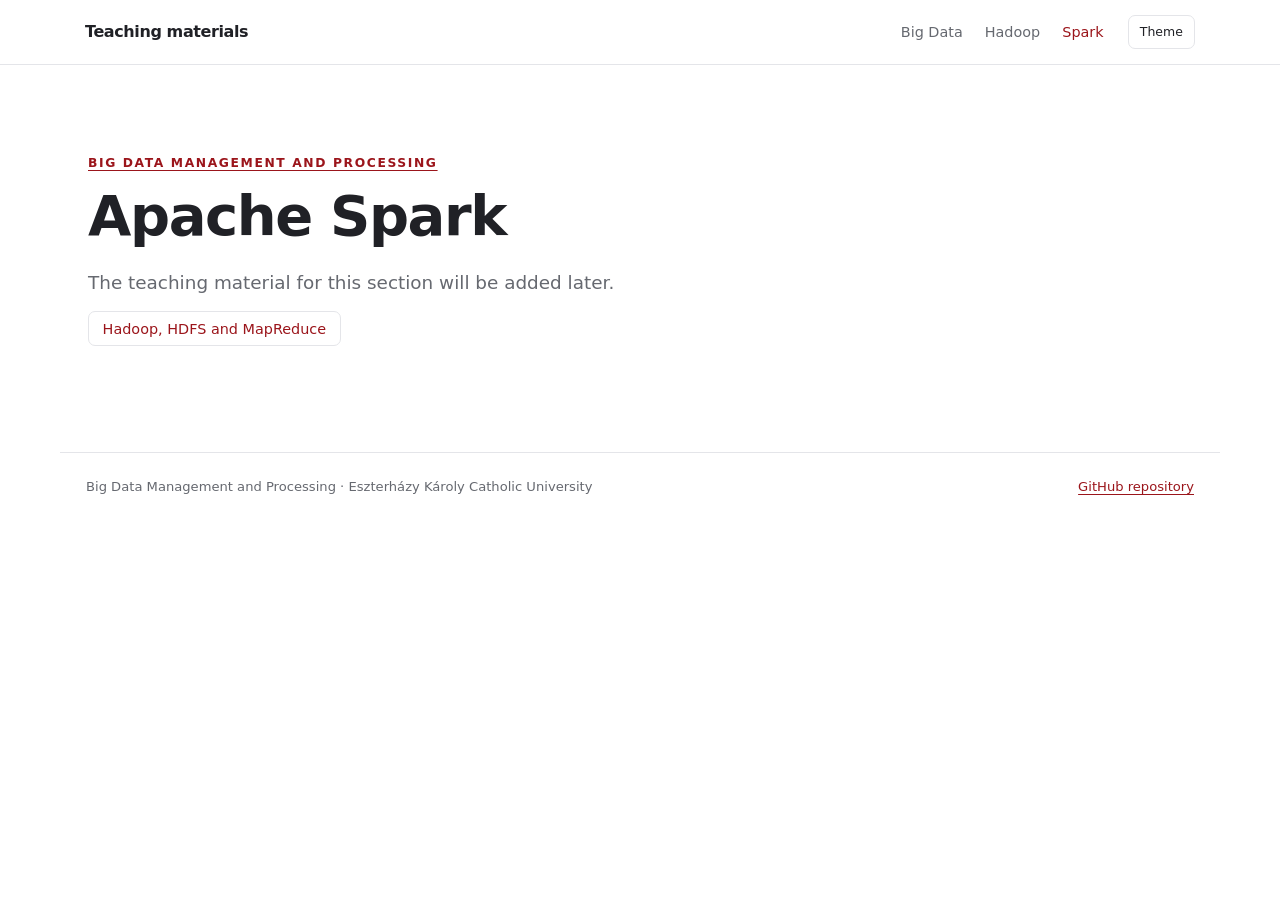
<file: bigdata/spark/index.html>
<!doctype html>
<html lang="en"><head><meta charset="utf-8"><meta name="viewport" content="width=device-width,initial-scale=1"><meta name="color-scheme" content="light dark"><meta name="description" content="Big Data Management and Processing – university teaching materials"><title>Apache Spark | Teaching materials</title><link rel="stylesheet" href="/assets/site.css"><script src="/assets/site.js" defer></script></head><body><header class="top"><div class="top-inner"><a href="/" class="brand">Teaching materials</a><nav aria-label="Main navigation"><a href="/bigdata/" >Big Data</a><a href="/bigdata/hadoop/" >Hadoop</a><a href="/bigdata/spark/" aria-current="page">Spark</a></nav><button class="theme" id="theme" type="button" aria-label="Toggle colour theme">Theme</button></div></header><main class="landing"><div class="eyebrow"><a href="/bigdata/">Big Data Management and Processing</a></div><h1>Apache Spark</h1><p class="lead">The teaching material for this section will be added later.</p><a class="btn" href="/bigdata/hadoop/">Hadoop, HDFS and MapReduce</a></main><footer class="footer"><div>Big Data Management and Processing · Eszterházy Károly Catholic University</div><a href="https://github.com/kadamQ/kadamQ.github.io">GitHub repository</a></footer></body></html>
</file>
<file: assets/site.css>
:root{color-scheme:light;--bg:#fff;--surface:#f6f6f7;--panel:#fff;--text:#202126;--muted:#666970;--line:#e4e5e9;--accent:#9b151b;--soft:#fff3f2;--code:#f6f7f9;--max:1160px;--top:65px}
:root[data-theme=dark]{color-scheme:dark;--bg:#141517;--surface:#1d1f22;--panel:#1a1b1e;--text:#ececef;--muted:#b1b3bb;--line:#36383e;--accent:#f49194;--soft:#302025;--code:#1d1f23}
@media(prefers-color-scheme:dark){:root:not([data-theme=light]){color-scheme:dark;--bg:#141517;--surface:#1d1f22;--panel:#1a1b1e;--text:#ececef;--muted:#b1b3bb;--line:#36383e;--accent:#f49194;--soft:#302025;--code:#1d1f23}}
*{box-sizing:border-box}html{scroll-behavior:smooth;scroll-padding-top:calc(var(--top) + 26px)}body{margin:0;font-family:system-ui,-apple-system,BlinkMacSystemFont,"Segoe UI",sans-serif;font-size:16px;line-height:1.72;background:var(--bg);color:var(--text)}a{color:var(--accent);text-underline-offset:3px}a:hover{text-decoration:underline}button{font:inherit;color:inherit;cursor:pointer}button:focus-visible,a:focus-visible,summary:focus-visible{outline:2px solid var(--accent);outline-offset:4px}h1,h2,h3,h4{line-height:1.24;letter-spacing:-.025em}h1{font-size:clamp(2.2rem,4.6vw,3.5rem);margin:.45rem 0 1rem}h2{font-size:1.85rem;margin:0 0 1.1rem;padding-bottom:.65rem;border-bottom:1px solid var(--line)}h3{font-size:1.22rem;margin:1.4rem 0 .55rem}h4{margin:1rem 0 .4rem}p{margin:.65rem 0 1rem}strong{font-weight:650}ul,ol{padding-left:1.45rem}li{margin:.35rem 0}code{font-family:ui-monospace,SFMono-Regular,Consolas,"Liberation Mono",monospace;font-size:.89em;background:var(--surface);padding:.13rem .35rem;border-radius:4px;overflow-wrap:anywhere}
.top{position:sticky;top:0;z-index:20;background:var(--bg);border-bottom:1px solid var(--line);height:var(--top)}.top-inner{max-width:var(--max);height:100%;margin:auto;padding:0 25px;display:flex;align-items:center;gap:24px}.brand{font-weight:720;color:var(--text);text-decoration:none;letter-spacing:-.025em;white-space:nowrap}.top nav{margin-left:auto;display:flex;align-items:center;gap:22px}.top nav a{color:var(--muted);font-size:.9rem;text-decoration:none}.top nav a[aria-current],.top nav a:hover{color:var(--accent)}.theme,.copy,.control{border:1px solid var(--line);background:var(--panel);border-radius:7px;padding:.35rem .7rem;font-size:.78rem}.theme:hover,.copy:hover,.control:hover{border-color:var(--accent);color:var(--accent)}
.landing{max-width:var(--max);margin:0 auto;padding:88px 28px 110px}.eyebrow{font-size:.77rem;font-weight:730;text-transform:uppercase;letter-spacing:.13em;color:var(--accent)}.lead{color:var(--muted);font-size:1.15rem;max-width:720px}.tiles{display:grid;grid-template-columns:repeat(auto-fit,minmax(240px,1fr));gap:18px;margin-top:38px}.tile{display:block;border:1px solid var(--line);border-radius:12px;padding:25px;background:var(--panel);text-decoration:none;color:var(--text)}.tile:hover{border-color:var(--accent);text-decoration:none}.tile h2,.tile h3{font-size:1.35rem;border:0;padding:0;margin:.6rem 0}.tile p{color:var(--muted);font-size:.94rem}.tile small{color:var(--accent);font-weight:650}.muted{color:var(--muted)}
.layout{max-width:var(--max);margin:auto;display:grid;grid-template-columns:235px minmax(0,1fr);gap:55px;padding:34px 26px 80px}.sidebar{position:sticky;top:calc(var(--top) + 25px);max-height:calc(100dvh - var(--top) - 50px);overflow:auto;align-self:start;padding:8px 16px 14px 0;border-right:1px solid var(--line)}.sidebar a{display:block;text-decoration:none;font-size:.9rem;color:var(--muted);padding:.45rem .75rem;border-left:2px solid transparent;line-height:1.4}.sidebar a:hover,.sidebar a.active{color:var(--accent);border-color:var(--accent);background:var(--surface)}.sidebar .label{font-size:.75rem;color:var(--muted);font-weight:700;text-transform:uppercase;letter-spacing:.08em;margin:.8rem .75rem}.sidebar .back{color:var(--accent);font-size:.85rem;margin-bottom:.8rem}.lesson{min-width:0;max-width:850px}.hero{padding:12px 0 32px;display:grid;grid-template-columns:1fr auto;gap:18px;align-items:start}.hero img{width:118px;height:auto;margin-top:28px;background:white;padding:7px;border-radius:8px}
.hero img[src="/assets/hadoop-elephant.svg"]{width:225px;max-width:100%;height:auto;aspect-ratio:5/4;object-fit:contain}.meta{font-size:.82rem;color:var(--muted);display:flex;gap:10px;flex-wrap:wrap}.meta span{border:1px solid var(--line);padding:.17rem .65rem;border-radius:20px}.section{padding:35px 0 26px}.section+.section{border-top:1px solid var(--line)}.section-index{font-size:.78rem;color:var(--accent);font-weight:700;letter-spacing:.08em;margin-bottom:.5rem}
.cards{display:grid;grid-template-columns:repeat(auto-fit,minmax(165px,1fr));gap:12px;margin:20px 0}.mini,.node{border:1px solid var(--line);border-radius:9px;padding:15px;background:var(--surface);text-align:center}.mini h3,.node h3{font-size:1rem;margin:0 0 .55rem}.mini p,.node p{font-size:.9rem;margin:0;color:var(--muted);line-height:1.5}.mini strong{color:var(--accent)}.diagram{border:1px solid var(--line);border-radius:12px;padding:22px;margin:24px 0;background:var(--panel)}.diagram figcaption{font-size:.83rem;color:var(--muted);margin-top:13px;line-height:1.5}.diagram .center{text-align:center}.arrow{font-size:1.4rem;color:var(--accent);text-align:center;line-height:1.4;display:block;padding:7px}.flow{display:grid;grid-template-columns:minmax(0,1fr) 22px minmax(0,1fr) 22px minmax(0,1fr);align-items:center;gap:4px}.blockbar{display:flex;border-radius:7px;overflow:hidden;border:1px solid var(--line);margin:16px 0}.blockbar div{background:var(--soft);border-right:1px solid var(--line);padding:12px 5px;text-align:center;color:var(--accent);font-size:.82rem;font-weight:700}.blockbar div:last-child{border:0}.cluster-nodes{display:grid;grid-template-columns:repeat(3,1fr);gap:10px}.worker{border:1px solid var(--line);padding:10px;border-radius:9px;text-align:center;background:var(--surface);font-size:.9rem}.worker b{display:block;margin-bottom:6px}.chip{display:inline-block;padding:.15rem .5rem;margin:3px;border:1px solid var(--line);background:var(--bg);border-radius:5px;font: .85rem ui-monospace,monospace}.chip.hot{color:var(--accent);border-color:var(--accent)}.stack{display:grid;gap:9px}.layer{padding:12px 14px;text-align:center;border:1px solid var(--line);border-radius:7px;background:var(--surface);font-size:.93rem}.layer b{color:var(--accent)}.note{border-left:3px solid var(--accent);background:var(--surface);border-radius:0 7px 7px 0;padding:15px 17px;margin:20px 0;font-size:.95rem}.note strong{display:block;margin-bottom:4px;color:var(--accent)}.note.warning{background:var(--soft)}.table-wrap{overflow:auto;margin:20px 0}table{width:100%;border-collapse:collapse;font-size:.94rem}th,td{text-align:left;padding:11px 13px;border-bottom:1px solid var(--line);vertical-align:top}th{background:var(--surface);font-weight:700}
.code{border:1px solid var(--line);border-radius:9px;overflow:hidden;margin:17px 0 25px}.code-head{background:var(--surface);display:flex;justify-content:space-between;align-items:center;padding:7px 12px;color:var(--muted);font-size:.78rem;font-weight:650;border-bottom:1px solid var(--line)}pre{overflow-x:auto;background:var(--code);padding:16px 18px;margin:0;line-height:1.65;tab-size:4}pre code{padding:0;background:none;color:var(--text);white-space:pre;font-size:.85rem;overflow-wrap:normal}.step{display:grid;grid-template-columns:32px minmax(0,1fr);gap:14px;margin:26px 0}.step-no{width:30px;height:30px;border:1px solid var(--accent);border-radius:50%;font-size:.85rem;line-height:28px;text-align:center;color:var(--accent);font-weight:700}.step h3{margin:.1rem 0 .65rem}.step p{margin:.6rem 0}.actions{display:flex;flex-wrap:wrap;gap:10px;margin:18px 0}.btn{border:1px solid var(--line);border-radius:7px;padding:.55rem .85rem;text-decoration:none;color:var(--accent);font-size:.9rem;background:var(--panel)}.btn:hover{border-color:var(--accent);text-decoration:none}.btn.primary{background:var(--soft);border-color:var(--accent);font-weight:650}
details{border:1px solid var(--line);border-radius:7px;margin:12px 0;padding:11px 15px}summary{cursor:pointer;font-weight:650}details[open] summary{margin-bottom:10px;color:var(--accent)}.mr-controls{display:flex;flex-wrap:wrap;gap:6px;margin:12px 0}.control[aria-pressed=true]{border-color:var(--accent);color:var(--accent);background:var(--soft);font-weight:700}.phase{margin:15px 0}.phase .phase-title{font-size:1.1rem;font-weight:700}.phase [hidden]{display:none}.phase-row{display:grid;grid-template-columns:repeat(auto-fit,minmax(140px,1fr));gap:10px}.phase-row .mini code{white-space:pre-line;background:none}.footer{max-width:var(--max);margin:auto;padding:23px 26px 34px;border-top:1px solid var(--line);display:flex;justify-content:space-between;gap:15px;font-size:.82rem;color:var(--muted)}
@media(max-width:800px){.layout{display:block;padding:20px 20px 55px}.sidebar{position:static;border-right:0;border-bottom:1px solid var(--line);max-height:none;padding-bottom:18px;margin-bottom:23px}.sidebar .label{margin:0}.sidebar a{display:inline-block;padding:.35rem .55rem;border-left:0;border-bottom:2px solid transparent;font-size:.82rem}.sidebar .back{display:block}.hero{padding-top:8px}.top-inner{gap:12px;padding:0 15px}.brand{font-size:.86rem}.top nav{gap:12px}.top nav a{font-size:.8rem}.top .theme{font-size:.72rem}.landing{padding:55px 22px 85px}.hero img{width:85px}.flow{grid-template-columns:1fr}.flow>.arrow{transform:rotate(90deg)}.footer{display:block}.cluster-nodes{grid-template-columns:repeat(3,minmax(0,1fr))}.diagram{padding:15px}}
@media(max-width:450px){.brand{max-width:85px;white-space:normal;line-height:1.1}.top nav{gap:10px}.hero{grid-template-columns:1fr}.hero img{margin-top:0;order:-1}.cluster-nodes{grid-template-columns:1fr}.worker{padding:9px}.step{grid-template-columns:25px minmax(0,1fr);gap:10px}.step-no{width:24px;height:24px;line-height:22px}}
@media(max-width:800px){.hero img[src="/assets/hadoop-elephant.svg"]{width:110px}}
@media print{.top,.sidebar,.footer,.copy,.theme,.mr-controls{display:none}.layout{display:block;padding:0}.hero img{width:85px}.section{break-inside:auto}.diagram,.note,.code{break-inside:avoid}body{color:#111;background:white}pre{white-space:pre-wrap}}
/* System-level architecture diagrams */
.system-figure{margin:24px 0 30px}
.diagram-heading{font-size:1.05rem;font-weight:700;letter-spacing:-.015em;margin-bottom:18px}
.system-flow{display:grid;grid-template-columns:minmax(0,1fr) 18px minmax(0,1fr) 18px minmax(0,1fr) 18px minmax(0,1fr);gap:4px;align-items:stretch}
.system-flow.three{grid-template-columns:minmax(0,1fr) 24px minmax(0,1fr) 24px minmax(0,1fr)}
.system-card{min-width:0;background:var(--surface);border:1px solid var(--line);border-radius:8px;padding:13px 11px;text-align:center;display:flex;flex-direction:column;justify-content:center;gap:5px}
.system-card strong{font-size:.94rem;line-height:1.3;overflow-wrap:anywhere}
.system-card p{font-size:.84rem;line-height:1.5;color:var(--muted);margin:0}
.system-arrow{display:flex;justify-content:center;align-items:center;font-size:1.22rem;color:var(--accent)}
.system-core{border-color:var(--accent);background:var(--soft)}
.system-optional{border-style:dashed}
.system-support{display:grid;grid-template-columns:135px minmax(0,1fr);gap:10px;align-items:stretch;margin-top:12px}
.system-support .system-card{text-align:left;padding:12px 16px}
.system-lane-label{font-size:.76rem;font-weight:700;text-transform:uppercase;letter-spacing:.06em;color:var(--muted);margin:0 0 10px}
.system-support .system-lane-label{display:flex;align-items:center;margin:0}
.system-caption-line{color:var(--muted);font-size:.82rem;text-align:center;line-height:1.5;margin:13px 0}
.system-optional-grid{display:grid;grid-template-columns:repeat(auto-fit,minmax(150px,1fr));gap:10px}
.system-foundation{background:var(--surface);border:1px solid var(--line);border-radius:7px;padding:10px;text-align:center;margin:10px 0 18px;font-size:.87rem}
.system-cluster{border:1px solid var(--line);background:var(--bg);padding:16px;border-radius:10px}
.system-client{max-width:420px;margin:0 auto}
.system-two{display:grid;grid-template-columns:repeat(2,minmax(0,1fr));gap:12px}
.system-control-connector{display:grid;grid-template-columns:repeat(2,minmax(0,1fr));gap:12px;text-align:center;color:var(--muted);font-size:.78rem;margin:12px 0}
.system-control-connector>div:before,.system-control-connector>div:after{content:"";display:block;height:10px;border-left:1px solid var(--line);width:0;margin:4px auto}
.system-workers{display:grid;grid-template-columns:repeat(3,minmax(0,1fr));gap:10px}
.system-worker{display:grid;gap:8px;padding:11px;border:1px solid var(--line);border-radius:8px;background:var(--surface);text-align:center;min-width:0}
.system-worker>strong{font-size:.94rem;margin-bottom:2px}
.worker-service{border:1px solid var(--line);border-radius:6px;padding:9px 6px;background:var(--panel);font-size:.82rem;line-height:1.4;overflow-wrap:anywhere}
.worker-service small{display:block;font-size:.74rem;color:var(--muted);margin-top:3px}
.system-storage,.worker-service.storage{border-color:#368574}
.system-resource,.worker-service.resource{border-color:#627dad}
.system-compute,.worker-service.compute{border-color:var(--accent)}
.system-key{display:flex;gap:12px;flex-wrap:wrap;font-size:.76rem;color:var(--muted);margin-top:12px}
.system-key span:before{content:"";display:inline-block;width:8px;height:8px;border-radius:2px;margin-right:5px;border:1px solid}
.key-storage:before{border-color:#368574!important}.key-resource:before{border-color:#627dad!important}.key-compute:before{border-color:var(--accent)!important}
.system-space{margin-top:23px}
.mini-arrow{color:var(--accent);line-height:1.3;margin:4px 0}
.worker p{color:var(--muted);font-size:.82rem;line-height:1.45;margin:.4rem 0 0}
@media(max-width:1080px){.system-flow,.system-flow.three{grid-template-columns:1fr}.system-arrow{transform:rotate(90deg);min-height:23px}.system-card{padding:12px}}
@media(max-width:600px){.system-workers,.system-two,.system-control-connector,.system-support{grid-template-columns:1fr}.system-support .system-lane-label{margin-top:6px}.system-optional-grid{grid-template-columns:repeat(2,minmax(0,1fr))}}
</file>
<file: assets/hadoop-lesson.css>
/* Focused teaching diagrams; loaded only by the Hadoop lesson. */
.edu-route{display:grid;grid-template-columns:repeat(2,minmax(0,1fr));gap:10px;margin:24px 0 30px}
.edu-route a{display:block;padding:14px 16px;border:1px solid var(--line);border-radius:8px;background:var(--surface);text-decoration:none}
.edu-route strong,.edu-route span{display:block}
.edu-route strong{font-size:.95rem}.edu-route span{color:var(--muted);font-size:.88rem;line-height:1.5;margin-top:4px}
.edu-figure{container-type:inline-size}
.edu-title{font-size:1.05rem!important;line-height:1.4!important;margin:0 0 18px!important;color:var(--text)}
.edu-grid{display:grid;grid-template-columns:repeat(2,minmax(0,1fr));gap:12px;align-items:stretch}
.edu-grid.three{grid-template-columns:repeat(3,minmax(0,1fr))}
.edu-flow{display:grid;grid-template-columns:minmax(0,1fr) minmax(82px,.55fr) minmax(0,1fr) minmax(82px,.55fr) minmax(0,1fr);gap:6px;align-items:center}
.edu-lane{display:grid;grid-template-columns:minmax(0,1fr) minmax(95px,.7fr) minmax(0,1fr);gap:12px;align-items:center}
.edu-lane+.edu-lane{margin-top:15px;padding-top:15px;border-top:1px dashed var(--line)}
.edu-stack{display:grid;gap:14px}
.edu-card{min-width:0;padding:15px 12px;border:1px solid var(--line);border-radius:9px;background:var(--surface);text-align:center;overflow-wrap:anywhere;font-size:.94rem;line-height:1.5}
.edu-card>strong{display:block;margin-bottom:7px;font-size:.97rem;line-height:1.4}
.edu-card p{margin:.35rem 0 0;font-size:.9rem;line-height:1.5;color:var(--muted)}
.edu-card code{line-height:1.65;white-space:normal;overflow-wrap:anywhere}
.edu-card .chip{font-size:.875rem}
.edu-stage{display:block;color:var(--accent);font-size:.875rem;font-weight:700;line-height:1.4;margin-bottom:9px}
.edu-arrow{min-width:0;display:flex;flex-direction:column;align-items:center;justify-content:center;gap:4px;color:var(--accent);font-size:1.3rem;line-height:1.4;text-align:center;overflow-wrap:normal}
.edu-arrow>span{display:inline-block;font-size:1.35rem;line-height:1.25}
.edu-arrow small{font-size:.875rem;line-height:1.4;color:var(--muted)}
.edu-down{color:var(--accent);text-align:center;font-size:1.4rem;line-height:1.3;margin:10px 0}
.edu-badge{display:inline-block;padding:3px 8px;border:1px solid var(--line);border-radius:5px;background:var(--bg);font-size:.875rem;line-height:1.4;margin:3px}
.edu-failed{border-style:dashed;border-color:var(--accent);background:var(--soft)}
.edu-failed .chip{text-decoration:line-through}
.edu-scope{padding:16px;border:1px solid var(--line);border-radius:9px;background:var(--bg)}
.edu-scope>.edu-stage{margin-bottom:12px}
.edu-scope+.edu-scope{margin-top:12px}
.edu-grid>.edu-scope+.edu-scope{margin-top:0}
.edu-commands{margin-top:12px;padding:10px 12px;border-top:1px solid var(--line);font-size:.9rem;line-height:1.6}
.edu-commands code{white-space:normal;overflow-wrap:anywhere}
.edu-list{list-style:none;padding:0;margin:0;display:grid;gap:12px}
.edu-list li{padding:12px 14px;border-left:3px solid var(--accent);background:var(--surface);border-radius:0 7px 7px 0;margin:0;font-size:.93rem}
.edu-list li strong{display:block;margin-bottom:3px}
.edu-figure figcaption{font-size:.875rem;line-height:1.55}
.edu-figure details{background:var(--bg)}
.chapter-bridge{margin:26px 0 8px;padding:13px 0 0;border-top:1px dashed var(--line);font-size:.95rem}
.chapter-question{font-size:1.03rem;color:var(--muted);margin-top:-.3rem}
.source-note{font-size:.875rem;line-height:1.6;color:var(--muted);margin-top:18px}
.edu-table td:first-child{font-weight:650}
.edu-lifetime{display:grid;gap:12px}
.edu-lifetime>div{display:grid;grid-template-columns:130px minmax(0,1fr);gap:15px;align-items:center}
.edu-bar{border:1px solid var(--line);border-left:4px solid #368574;border-radius:6px;padding:12px;background:var(--surface);font-size:.92rem;line-height:1.5}
.edu-bar.temporary{border-left-color:var(--accent);margin:0 15%}
.edu-number{display:block;font-size:1.65rem;line-height:1.3;font-weight:750;color:var(--accent);margin:.2rem 0}
.edu-check{padding:15px 18px;background:var(--surface);border:1px solid var(--line);border-radius:8px;margin:20px 0}
.edu-check strong{display:block;margin-bottom:5px}
.edu-check p{margin:.4rem 0}
.lesson .diagram .worker{min-width:0;overflow-wrap:anywhere}
.lesson .diagram .system-card,.lesson .diagram .system-service,.lesson .diagram .system-caption{font-size:.9rem}
.lesson .diagram .system-key,.lesson .diagram .system-lane-label{font-size:.875rem}
@container(max-width:620px){.edu-flow{grid-template-columns:1fr;gap:5px}.edu-flow>.edu-arrow{min-height:26px}.edu-flow>.edu-arrow>span{transform:rotate(90deg)}.edu-flow>.edu-arrow:not(:has(span)){transform:rotate(90deg)}}
@container(max-width:490px){.edu-lane{grid-template-columns:1fr;gap:8px}.edu-lane>.edu-arrow{padding:3px 0}.edu-lane>.edu-arrow>span{transform:rotate(90deg)}.edu-grid,.edu-grid.three{grid-template-columns:1fr}.edu-lifetime>div{grid-template-columns:1fr;gap:6px}.edu-bar.temporary{margin:0 8%}.edu-scope{padding:12px}}
@media(max-width:600px){.edu-route{grid-template-columns:1fr}.edu-route a{padding:12px 14px}.edu-title{font-size:1rem!important}.edu-card{padding:13px 10px}}
@media(prefers-reduced-motion:reduce){html{scroll-behavior:auto}}
@media print{.edu-route{display:none}.edu-figure{break-inside:avoid}.edu-figure details{display:block}.edu-card,.edu-bar{background:white!important}}
</file>
